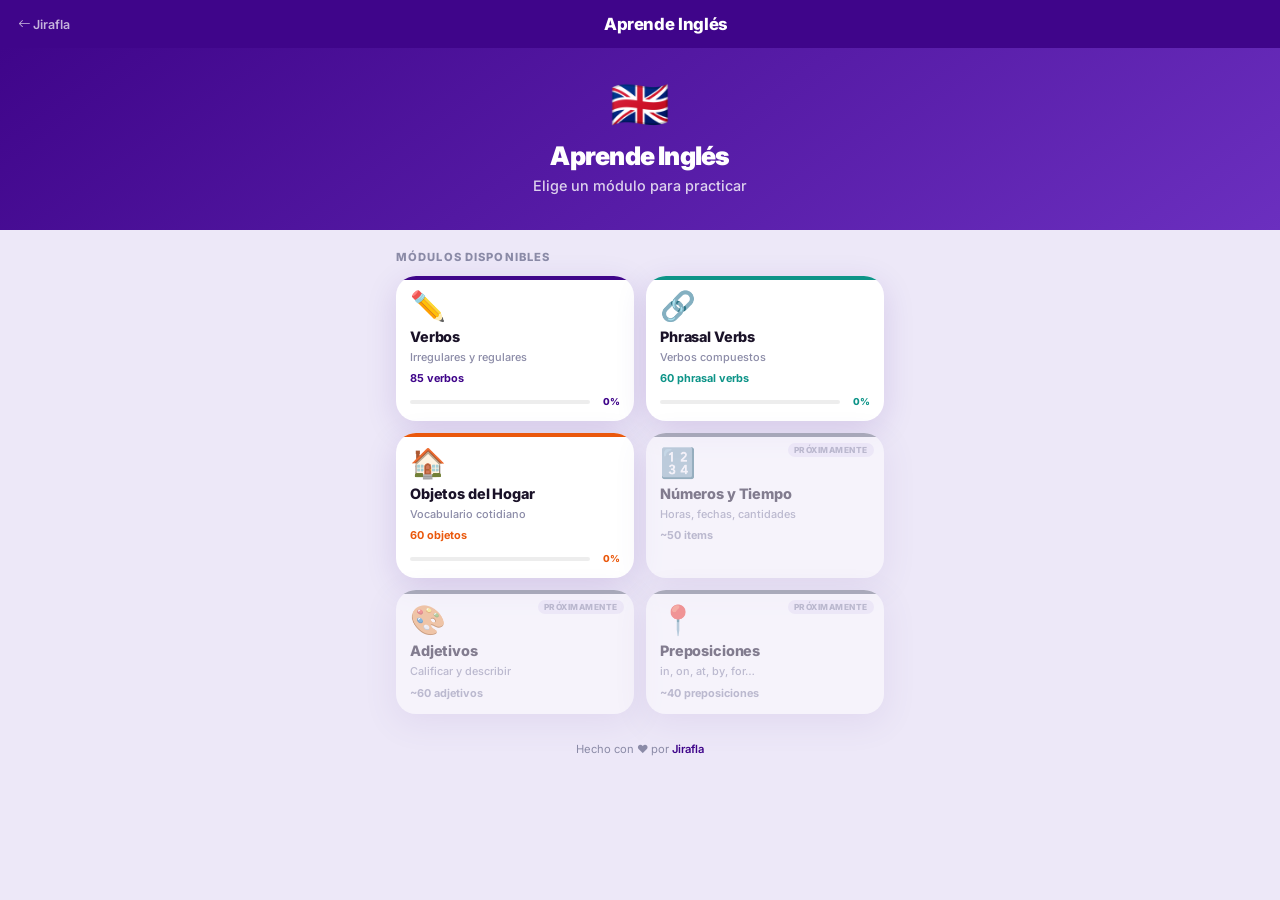
<file: menu.html>
<!DOCTYPE html>
<html lang="es">
<head>
<meta charset="utf-8">
<title>Aprende Inglés · Jirafla</title>
<meta name="viewport" content="width=device-width,initial-scale=1,viewport-fit=cover">
<meta name="theme-color" content="#3F058A">
<meta name="apple-mobile-web-app-capable" content="yes">
<meta name="apple-mobile-web-app-status-bar-style" content="black-translucent">
<meta name="apple-mobile-web-app-title" content="Inglés">
<link rel="manifest" href="manifest.json">
<link rel="apple-touch-icon" href="icons/icon-192.png">
<link rel="preconnect" href="https://fonts.googleapis.com">
<link rel="preconnect" href="https://fonts.gstatic.com" crossorigin>
<link href="https://fonts.googleapis.com/css2?family=Inter:wght@400;500;600;700;800;900&display=swap" rel="stylesheet">
<link href="https://cdn.jsdelivr.net/npm/bootstrap-icons@1.11.3/font/bootstrap-icons.css" rel="stylesheet">
<style>
:root{
  --p:#3F058A;--p2:#6B2FBF;--sec:#FFC448;
  --bg:#EDE8F8;--surf:#FFFFFF;--txt:#1A1228;--mut:#8B8BA7;
  --bdr:rgba(63,5,138,.12);--sh:0 8px 32px rgba(63,5,138,.13);--r:20px;
}
*,*::before,*::after{box-sizing:border-box;margin:0;padding:0}
html,body{height:100%}
body{
  font-family:'Inter',sans-serif;background:var(--bg);color:var(--txt);
  min-height:100vh;
  padding-top:env(safe-area-inset-top);
  padding-bottom:calc(24px + env(safe-area-inset-bottom));
  overscroll-behavior:none;-webkit-tap-highlight-color:transparent;
}

/* ── TOP BAR ── */
.top-bar{
  background:var(--p);color:#fff;
  padding:14px 18px 14px;
  position:sticky;top:0;z-index:60;
}
.top-row{display:flex;align-items:center;justify-content:space-between}
.app-brand{font-size:1.05rem;font-weight:800;letter-spacing:-.02em}
.back-lnk{font-size:.78rem;font-weight:600;color:rgba(255,255,255,.7);
  display:flex;align-items:center;gap:3px;text-decoration:none}
.back-lnk:hover{color:#fff}

/* ── HERO ── */
.hero{
  background:linear-gradient(145deg,var(--p),var(--p2));
  color:#fff;text-align:center;
  padding:32px 20px 36px;
}
.hero-flag{font-size:3rem;margin-bottom:12px;line-height:1}
.hero-h{font-size:1.6rem;font-weight:900;letter-spacing:-.03em;margin-bottom:6px}
.hero-sub{font-size:.9rem;opacity:.8;font-weight:500}

/* ── MODULES GRID ── */
.mod-section{padding:20px 16px;max-width:520px;margin:0 auto}
.section-lbl{font-size:.7rem;font-weight:800;text-transform:uppercase;letter-spacing:.1em;
  color:var(--mut);margin-bottom:12px}
.mod-grid{display:grid;grid-template-columns:1fr 1fr;gap:12px}

.mod-card{
  background:var(--surf);border-radius:var(--r);padding:16px 14px 14px;
  box-shadow:var(--sh);text-decoration:none;color:var(--txt);
  display:flex;flex-direction:column;gap:5px;
  position:relative;overflow:hidden;
  transition:transform .18s,box-shadow .18s;
  -webkit-tap-highlight-color:transparent;
}
.mod-card:active:not(.disabled){transform:scale(.97)}
.mod-card::before{
  content:'';position:absolute;top:0;left:0;right:0;height:4px;
  background:var(--mod-clr,var(--p));
}
.mod-card.disabled{opacity:.5;pointer-events:none}
.mod-ico{font-size:1.8rem;line-height:1;margin-bottom:2px}
.mod-name{font-size:.9rem;font-weight:800;letter-spacing:-.01em;line-height:1.2}
.mod-desc{font-size:.68rem;color:var(--mut);font-weight:500;line-height:1.3}
.mod-count{font-size:.68rem;font-weight:700;color:var(--mod-clr,var(--p));margin-top:2px}

.prog-wrap{display:flex;align-items:center;gap:6px;margin-top:6px}
.prog-strip{flex:1;height:4px;background:rgba(0,0,0,.07);border-radius:2px;overflow:hidden}
.prog-fill{height:100%;background:var(--mod-clr,var(--p));border-radius:2px;transition:width .5s cubic-bezier(.4,0,.2,1)}
.prog-pct{font-size:.6rem;font-weight:800;color:var(--mod-clr,var(--p));min-width:24px;text-align:right}

.soon-badge{
  position:absolute;top:10px;right:10px;
  font-size:.52rem;font-weight:800;text-transform:uppercase;letter-spacing:.06em;
  background:var(--bg);color:var(--mut);
  padding:2px 6px;border-radius:20px;
}
.mod-card.disabled .mod-count{color:var(--mut)}

/* ── FOOTER ── */
.footer{text-align:center;padding:8px 16px 24px;font-size:.7rem;color:var(--mut)}
.footer a{color:var(--p);text-decoration:none;font-weight:600}
</style>
</head>
<body>

<div class="top-bar">
  <div class="top-row">
    <a href="index.html" class="back-lnk"><i class="bi bi-arrow-left"></i> Jirafla</a>
    <span class="app-brand">Aprende Inglés</span>
    <span></span>
  </div>
</div>

<div class="hero">
  <div class="hero-flag">🇬🇧</div>
  <div class="hero-h">Aprende Inglés</div>
  <div class="hero-sub">Elige un módulo para practicar</div>
</div>

<div class="mod-section">
  <div class="section-lbl">Módulos disponibles</div>
  <div class="mod-grid">

    <a href="verbos.html" class="mod-card" style="--mod-clr:#3F058A">
      <div class="mod-ico">✏️</div>
      <div class="mod-name">Verbos</div>
      <div class="mod-desc">Irregulares y regulares</div>
      <div class="mod-count" id="cnt-v">85 verbos</div>
      <div class="prog-wrap">
        <div class="prog-strip"><div class="prog-fill" id="pfill-v" style="width:0%"></div></div>
        <span class="prog-pct" id="ppct-v">0%</span>
      </div>
    </a>

    <a href="phrasal-verbs.html" class="mod-card" style="--mod-clr:#0D9488">
      <div class="mod-ico">🔗</div>
      <div class="mod-name">Phrasal Verbs</div>
      <div class="mod-desc">Verbos compuestos</div>
      <div class="mod-count" id="cnt-phv">60 phrasal verbs</div>
      <div class="prog-wrap">
        <div class="prog-strip"><div class="prog-fill" id="pfill-phv" style="width:0%"></div></div>
        <span class="prog-pct" id="ppct-phv">0%</span>
      </div>
    </a>

    <a href="objetos.html" class="mod-card" style="--mod-clr:#EA580C">
      <div class="mod-ico">🏠</div>
      <div class="mod-name">Objetos del Hogar</div>
      <div class="mod-desc">Vocabulario cotidiano</div>
      <div class="mod-count" id="cnt-obj">60 objetos</div>
      <div class="prog-wrap">
        <div class="prog-strip"><div class="prog-fill" id="pfill-obj" style="width:0%"></div></div>
        <span class="prog-pct" id="ppct-obj">0%</span>
      </div>
    </a>

    <div class="mod-card disabled" style="--mod-clr:#6B7280">
      <div class="soon-badge">Próximamente</div>
      <div class="mod-ico">🔢</div>
      <div class="mod-name">Números y Tiempo</div>
      <div class="mod-desc">Horas, fechas, cantidades</div>
      <div class="mod-count">~50 items</div>
    </div>

    <div class="mod-card disabled" style="--mod-clr:#6B7280">
      <div class="soon-badge">Próximamente</div>
      <div class="mod-ico">🎨</div>
      <div class="mod-name">Adjetivos</div>
      <div class="mod-desc">Calificar y describir</div>
      <div class="mod-count">~60 adjetivos</div>
    </div>

    <div class="mod-card disabled" style="--mod-clr:#6B7280">
      <div class="soon-badge">Próximamente</div>
      <div class="mod-ico">📍</div>
      <div class="mod-name">Preposiciones</div>
      <div class="mod-desc">in, on, at, by, for…</div>
      <div class="mod-count">~40 preposiciones</div>
    </div>

  </div>
</div>

<div class="footer">Hecho con ❤️ por <a href="index.html">Jirafla</a></div>

<script>
function readProg(key){
  try{return new Set(JSON.parse(localStorage.getItem(key)||'[]')).size}
  catch{return 0}
}
function showProg(id,key,total){
  const n=readProg(key);
  const pct=total>0?Math.round(n/total*100):0;
  document.getElementById('pfill-'+id).style.width=pct+'%';
  document.getElementById('ppct-'+id).textContent=pct+'%';
  if(n>0)document.getElementById('cnt-'+id).textContent=`${n} / ${total} ✓`;
}
showProg('v','veng_l',85);
showProg('phv','phvl',60);
showProg('obj','objl',60);
</script>
<script>if('serviceWorker' in navigator)navigator.serviceWorker.register('/sw.js');</script>
</body>
</html>
</file>
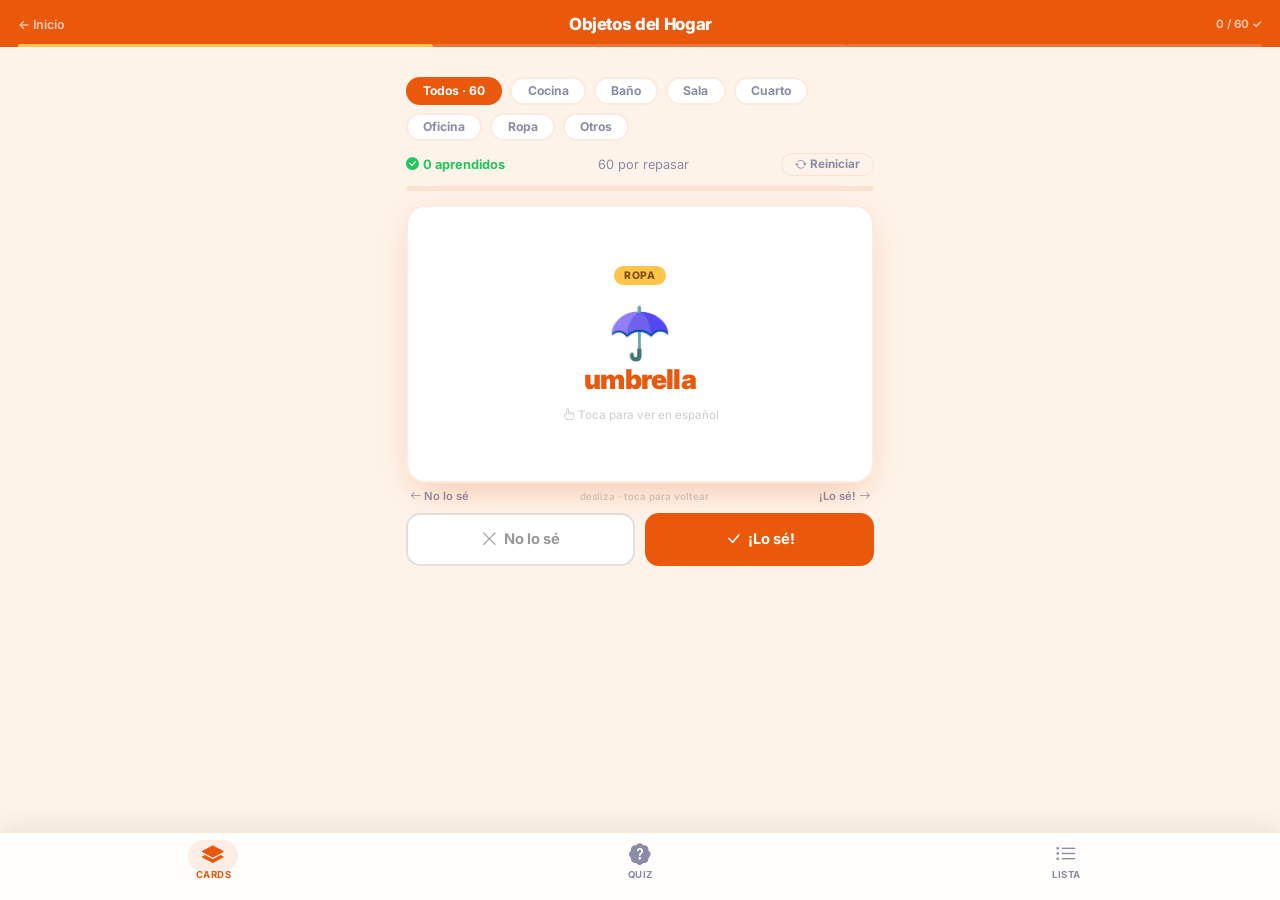
<file: objetos.html>
<!DOCTYPE html>
<html lang="es">
<head>
<meta charset="utf-8">
<title>Objetos del Hogar · Jirafla</title>
<meta name="viewport" content="width=device-width,initial-scale=1,viewport-fit=cover">
<meta name="theme-color" content="#EA580C">
<meta name="apple-mobile-web-app-capable" content="yes">
<meta name="apple-mobile-web-app-status-bar-style" content="black-translucent">
<meta name="apple-mobile-web-app-title" content="Inglés">
<link rel="manifest" href="manifest.json">
<link rel="apple-touch-icon" href="icons/icon-192.png">
<link rel="preconnect" href="https://fonts.googleapis.com">
<link rel="preconnect" href="https://fonts.gstatic.com" crossorigin>
<link href="https://fonts.googleapis.com/css2?family=Inter:wght@400;500;600;700;800;900&display=swap" rel="stylesheet">
<link href="https://cdn.jsdelivr.net/npm/bootstrap-icons@1.11.3/font/bootstrap-icons.css" rel="stylesheet">
<style>
:root {
  --p:    #EA580C;
  --p2:   #C2410C;
  --sec:  #FFC448;
  --ok:   #22C55E;
  --err:  #EF4444;
  --bg:   #FEF3E9;
  --surf: #FFFFFF;
  --txt:  #1A1228;
  --mut:  #8B8BA7;
  --bdr:  rgba(234,88,12,.12);
  --sh:   0 8px 32px rgba(234,88,12,.13);
  --r:    20px;
  --nav:  68px;
}
*,*::before,*::after{box-sizing:border-box;margin:0;padding:0}
html,body{height:100%}
button{cursor:pointer;font-family:inherit;-webkit-tap-highlight-color:transparent}
body{
  font-family:'Inter',sans-serif;background:var(--bg);color:var(--txt);
  min-height:100vh;
  padding-top: env(safe-area-inset-top);
  padding-bottom:calc(var(--nav) + env(safe-area-inset-bottom) + 8px);
  overscroll-behavior:none;-webkit-tap-highlight-color:transparent;
}

/* ── TOP BAR ── */
.top-bar{
  background:var(--p);color:#fff;
  padding:14px 18px 0;
  position:sticky;top:0;z-index:60;
}
.top-row{display:flex;align-items:center;justify-content:space-between}
.app-brand{font-size:1.05rem;font-weight:800;letter-spacing:-.02em}
.back-lnk{font-size:.78rem;font-weight:600;color:rgba(255,255,255,.7);
  display:flex;align-items:center;gap:3px;text-decoration:none}
.back-lnk:hover{color:#fff}
.top-score{font-size:.72rem;font-weight:700;color:rgba(255,255,255,.65)}
.tab-bar{display:flex;margin-top:10px}
.tab-pip{flex:1;height:3px;border-radius:2px 2px 0 0;
  background:rgba(255,255,255,.18);transition:background .25s}
.tab-pip.on{background:var(--sec)}

/* ── SCREENS ── */
.screen{display:none}
.screen.on{display:block;animation:up .22s ease}
@keyframes up{from{opacity:0;transform:translateY(7px)}to{opacity:1;transform:translateY(0)}}
.pad{padding:18px 16px;max-width:500px;margin:0 auto}

/* ── BOTTOM NAV ── */
.bnav{
  position:fixed;bottom:0;left:0;right:0;z-index:100;
  height:calc(var(--nav) + env(safe-area-inset-bottom));
  padding-bottom:env(safe-area-inset-bottom);
  background:rgba(255,255,255,.88);
  backdrop-filter:blur(22px);-webkit-backdrop-filter:blur(22px);
  border-top:1px solid var(--bdr);
  box-shadow:0 -4px 28px rgba(0,0,0,.08);
  display:flex;align-items:flex-start;padding-top:6px;
}
.ni{
  flex:1;display:flex;flex-direction:column;align-items:center;
  gap:3px;padding:5px 4px;
  color:var(--mut);font-size:.6rem;font-weight:700;
  text-transform:uppercase;letter-spacing:.05em;
  position:relative;transition:color .2s;
}
.ni.on{color:var(--p)}
.ni-pill{
  position:absolute;top:1px;width:50px;height:32px;
  border-radius:20px;background:rgba(234,88,12,.1);
  opacity:0;transform:scale(.85);transition:opacity .2s,transform .2s;
}
.ni.on .ni-pill{opacity:1;transform:scale(1)}
.ni-ico{font-size:1.35rem;line-height:1;position:relative;z-index:1}
.ni-lbl{position:relative;z-index:1}

/* ── SHARED ── */
.prog-strip{height:5px;background:rgba(234,88,12,.1);border-radius:3px;overflow:hidden}
.prog-fill{height:100%;background:var(--sec);border-radius:3px;transition:width .4s cubic-bezier(.4,0,.2,1)}
.pill-row{display:flex;gap:8px;flex-wrap:wrap}
.pill{padding:.28rem .95rem;border-radius:20px;font-size:.76rem;font-weight:700;
  border:2px solid var(--bdr);color:var(--mut);background:var(--surf);transition:all .18s}
.pill.on,.pill:hover{background:var(--p);color:#fff;border-color:var(--p)}
.sm-btn{background:none;border:1.5px solid var(--bdr);color:var(--mut);
  border-radius:20px;padding:.22rem .8rem;font-size:.73rem;font-weight:700;transition:all .18s}
.sm-btn:hover{border-color:var(--p);color:var(--p)}

/* ── FLASHCARD ── */
.deck-row{display:flex;align-items:center;justify-content:space-between;
  margin-bottom:10px}
.deck-ok{font-size:.8rem;font-weight:700;color:var(--ok);
  display:flex;align-items:center;gap:4px}
.deck-left{font-size:.8rem;color:var(--mut)}

.fc-scene{perspective:1100px;height:278px;width:100%;
  user-select:none;-webkit-user-select:none}

/* ── TINDER STACK ── */
#fc-stack{position:relative;height:278px;touch-action:none}
#fc-behind{
  position:absolute;inset:0;border-radius:var(--r);
  background:var(--surf);border:2px solid var(--bdr);
  box-shadow:var(--sh);
  transform:scale(0.93) translateY(12px);
  transition:transform .3s ease;
}
#fc-wrap{
  position:absolute;inset:0;
  cursor:grab;will-change:transform;
  touch-action:none;
}
#fc-wrap.grabbing{cursor:grabbing}
.stamp{
  position:absolute;top:22px;
  padding:7px 15px;border-radius:8px;
  font-size:1.25rem;font-weight:900;
  border:4px solid;opacity:0;
  pointer-events:none;z-index:20;
  letter-spacing:.04em;
}
.yes-st{right:18px;color:#22C55E;border-color:#22C55E;transform:rotate(15deg)}
.no-st {left:18px; color:#EF4444;border-color:#EF4444;transform:rotate(-15deg)}
.fc-inner{width:100%;height:100%;position:relative;
  transform-style:preserve-3d;
  transition:transform .48s cubic-bezier(.4,2,.5,.9)}
.fc-inner.flipped{transform:rotateY(180deg)}
.fc-face{
  position:absolute;inset:0;backface-visibility:hidden;
  border-radius:var(--r);box-shadow:var(--sh);
  display:flex;flex-direction:column;align-items:center;
  justify-content:center;padding:1.8rem 1.6rem;
}
.fc-front{background:var(--surf);border:2px solid var(--bdr)}
.fc-back{background:linear-gradient(138deg,#EA580C 0%,#F97316 100%);
  color:#fff;transform:rotateY(180deg)}
.vtype{font-size:.65rem;font-weight:800;text-transform:uppercase;
  letter-spacing:.07em;padding:.18rem .65rem;border-radius:20px;margin-bottom:10px}
.irr{background:var(--sec);color:#7a5000}
.reg{background:#D1FAE5;color:#065F46}
.fc-word{font-size:3.4rem;font-weight:900;color:var(--p);
  line-height:1;letter-spacing:-.03em}
.fc-sub{font-size:.85rem;color:var(--mut);margin-top:4px}
.fc-hint{font-size:.73rem;color:#ccc;margin-top:14px;
  display:flex;align-items:center;gap:4px}
.bk-grid{width:100%;display:flex;flex-direction:column;gap:7px}
.bk-row{display:flex;align-items:baseline;gap:8px}
.bk-lbl{font-size:.63rem;text-transform:uppercase;letter-spacing:.07em;
  opacity:.6;width:76px;flex-shrink:0}
.bk-val{font-size:.98rem;font-weight:700}
.bk-ex{font-size:.76rem;font-style:italic;opacity:.72;
  margin-top:10px;text-align:center;line-height:1.45}

.swipe-row{display:flex;justify-content:space-between;
  font-size:.7rem;color:var(--mut);font-weight:600;
  padding:6px 4px 0}
.swipe-row span{display:flex;align-items:center;gap:3px}

.mark-row{display:flex;gap:10px;margin-top:10px}
.mbtn{
  flex:1;padding:.9rem;border-radius:14px;
  border:2px solid transparent;font-size:.92rem;font-weight:700;
  display:flex;align-items:center;justify-content:center;gap:6px;
  transition:all .18s;
}
.mbtn i{font-size:1.05rem}
.mbtn.no{background:var(--surf);border-color:#e0e0e0;color:#999}
.mbtn.no:hover,.mbtn.no:active{border-color:var(--err);color:var(--err);background:#FEF2F2}
.mbtn.yes{background:var(--p);color:#fff;border-color:var(--p)}
.mbtn.yes:hover,.mbtn.yes:active{background:var(--p2);border-color:var(--p2)}

/* complete */
.done-card{background:var(--surf);border-radius:var(--r);
  padding:2.5rem 1.5rem;text-align:center;box-shadow:var(--sh)}
.done-ico{font-size:3.8rem;line-height:1;margin-bottom:10px}
.done-h{font-size:1.55rem;font-weight:900;color:var(--p);margin-bottom:6px}
.done-sub{color:var(--mut);font-size:.88rem;margin-bottom:22px}

/* ── QUIZ ── */
.score-row{display:flex;gap:8px;margin-bottom:12px}
.sc{flex:1;border-radius:14px;padding:10px 8px;text-align:center;
  background:var(--surf);box-shadow:0 2px 12px rgba(0,0,0,.06)}
.sc.pur{background:var(--p);color:#fff}
.sc.yel{background:var(--sec);color:#7a5000}
.sc-num{font-size:1.65rem;font-weight:900;line-height:1}
.sc-lbl{font-size:.58rem;text-transform:uppercase;letter-spacing:.06em;opacity:.75;margin-top:2px}

.mtabs{display:flex;background:rgba(234,88,12,.08);
  border-radius:12px;padding:4px;gap:2px;margin-bottom:12px}
.mtab{flex:1;padding:.48rem .3rem;border-radius:9px;
  border:none;background:none;font-size:.74rem;font-weight:700;
  color:var(--mut);transition:all .2s;
  display:flex;align-items:center;justify-content:center;gap:4px}
.mtab i{font-size:.85rem}
.mtab.on{background:var(--surf);color:var(--p);
  box-shadow:0 2px 10px rgba(0,0,0,.1)}

.q-card{background:var(--surf);border-radius:var(--r);
  padding:1.2rem 1.4rem;margin-bottom:12px;box-shadow:var(--sh)}
.q-top{display:flex;align-items:center;justify-content:space-between;margin-bottom:4px}
.q-lbl{font-size:.8rem;font-weight:600;color:var(--mut)}
.q-num{font-size:.7rem;font-weight:700;color:var(--mut)}
.q-verb{font-size:1.9rem;font-weight:900;color:var(--p);
  letter-spacing:-.02em;line-height:1.15}

/* mc */
.mc-grid{display:grid;grid-template-columns:1fr 1fr;gap:8px}
.mc-opt{
  padding:.85rem .7rem;background:var(--surf);
  border:2px solid var(--bdr);border-radius:14px;
  font-size:.85rem;font-weight:700;color:var(--txt);
  text-align:center;transition:all .18s;line-height:1.3;
  box-shadow:0 2px 8px rgba(0,0,0,.04);
}
.mc-opt:hover:not(:disabled){border-color:var(--p);color:var(--p);background:#FEF3E9}
.mc-opt.ok{background:#D1FAE5;border-color:var(--ok);color:#065F46}
.mc-opt.err{background:#FEF2F2;border-color:var(--err);color:#991B1B}
.mc-opt:disabled{cursor:default}

/* type */
.type-wrap{display:flex;border-radius:14px;overflow:hidden;
  box-shadow:0 2px 16px rgba(234,88,12,.1)}
.type-inp{
  flex:1;padding:.95rem 1rem;
  border:2px solid #f5e0d0;border-right:none;
  font-size:1rem;font-weight:700;color:var(--txt);
  font-family:'Inter',sans-serif;outline:none;
  transition:border-color .2s,background .2s;
}
.type-inp:focus{border-color:var(--p2)}
.type-inp.ok{border-color:var(--ok);background:#D1FAE5;color:#065F46}
.type-inp.err{border-color:var(--err);background:#FEF2F2;color:#991B1B}
.type-inp:disabled{opacity:.9}
.chk-btn{
  padding:.95rem 1.1rem;background:var(--p);color:#fff;
  border:none;font-size:.85rem;font-weight:700;
  font-family:'Inter',sans-serif;white-space:nowrap;transition:background .18s;
}
.chk-btn:hover{background:var(--p2)}
.chk-btn:disabled{opacity:.4;cursor:default}

/* voice */
.voice-area{display:flex;flex-direction:column;align-items:center;
  padding:18px 0 10px}
.vbtn{
  width:84px;height:84px;border-radius:50%;
  background:var(--p);color:#fff;border:none;font-size:1.9rem;
  position:relative;display:flex;align-items:center;justify-content:center;
  box-shadow:0 6px 24px rgba(234,88,12,.35);transition:transform .15s,background .2s;
}
.vbtn:hover{transform:scale(1.05)}
.vbtn:active{transform:scale(.96)}
.vbtn.rec{background:var(--err)}
.vbtn.rec::before,.vbtn.rec::after{
  content:'';position:absolute;inset:-9px;border-radius:50%;
  border:3px solid var(--err);opacity:0;
  animation:vp 1.5s ease-out infinite;
}
.vbtn.rec::after{animation-delay:.75s}
@keyframes vp{0%{transform:scale(1);opacity:.6}100%{transform:scale(1.6);opacity:0}}
.v-status{font-size:.8rem;font-weight:600;color:var(--mut);margin-top:10px}
.v-result{font-size:1.05rem;font-weight:700;color:var(--p);
  margin-top:4px;min-height:1.4rem;text-align:center}
.v-no{background:#FEF3C7;border:1.5px solid #F59E0B;border-radius:12px;
  padding:12px 16px;text-align:center;font-size:.8rem;font-weight:600;color:#92400E}

/* feedback */
.fb-box{border-radius:14px;padding:12px 16px;font-weight:700;
  font-size:.88rem;display:flex;align-items:flex-start;gap:8px;margin-bottom:10px}
.fb-box i{font-size:1.1rem;flex-shrink:0;margin-top:1px}
.fb-box.ok{background:#D1FAE5;color:#065F46}
.fb-box.err{background:#FEF2F2;color:#991B1B}
.fb-sub{font-size:.76rem;font-weight:500;opacity:.85;margin-top:3px}
.next-btn{
  width:100%;padding:.9rem;background:var(--p);color:#fff;
  border:none;border-radius:14px;font-size:.92rem;font-weight:700;
  font-family:'Inter',sans-serif;
  display:flex;align-items:center;justify-content:center;gap:6px;
  transition:background .18s;
}
.next-btn:hover{background:var(--p2)}
.hint-s{font-size:.7rem;color:var(--mut);text-align:center;margin-top:5px}

/* results */
.res-card{
  background:linear-gradient(138deg,#EA580C 0%,#F97316 100%);
  border-radius:var(--r);padding:2.2rem 1.5rem;
  text-align:center;color:#fff;box-shadow:var(--sh);
}
.res-stars{font-size:1.8rem;letter-spacing:4px;margin-bottom:6px}
.res-title{font-size:1.55rem;font-weight:900;margin-bottom:4px}
.res-pct{font-size:3.2rem;font-weight:900;letter-spacing:-.04em;line-height:1;margin:6px 0}
.res-lbl{font-size:.72rem;opacity:.7;text-transform:uppercase;letter-spacing:.07em}
.res-best{font-size:.75rem;opacity:.6;margin-top:4px}
.res-row{display:flex;justify-content:center;gap:28px;margin:18px 0}
.res-sn{font-size:1.9rem;font-weight:900;line-height:1}
.res-sl{font-size:.7rem;opacity:.7}
.replay-btn{
  background:#fff;color:var(--p);border:none;border-radius:30px;
  padding:.8rem 1.8rem;font-size:.9rem;font-weight:800;
  font-family:'Inter',sans-serif;
  box-shadow:0 4px 16px rgba(0,0,0,.15);
  display:inline-flex;align-items:center;gap:6px;
  transition:transform .15s,box-shadow .15s;margin-top:6px;
}
.replay-btn:hover{transform:scale(1.03);box-shadow:0 6px 20px rgba(0,0,0,.2)}
.mode-chips{display:flex;gap:8px;justify-content:center;margin-top:10px}
.mode-chip{
  padding:.45rem .9rem;border-radius:20px;
  background:rgba(255,255,255,.15);color:#fff;
  border:1.5px solid rgba(255,255,255,.3);
  font-size:.75rem;font-weight:700;font-family:'Inter',sans-serif;
  transition:background .18s;
}
.mode-chip:hover{background:rgba(255,255,255,.28)}

/* ── LIST ── */
.srch-wrap{position:relative}
.srch-ico{position:absolute;left:13px;top:50%;transform:translateY(-50%);
  color:var(--mut);font-size:.95rem}
.srch{
  width:100%;padding:.82rem 1rem .82rem 2.5rem;
  border:2px solid var(--bdr);border-radius:14px;
  font-size:.9rem;font-family:'Inter',sans-serif;outline:none;
  background:var(--surf);transition:border-color .2s,box-shadow .2s;
}
.srch:focus{border-color:var(--p);box-shadow:0 0 0 3px rgba(234,88,12,.1)}
.vlist{display:flex;flex-direction:column;gap:7px;margin-top:12px}
.vc{
  background:var(--surf);border-radius:16px;
  padding:13px 15px;box-shadow:0 2px 10px rgba(0,0,0,.06);
  display:flex;align-items:center;gap:10px;
  border:2px solid transparent;transition:border-color .18s;
}
.vc.vc-ok{border-color:#D1FAE5}
.vc-main{flex:1;min-width:0}
.vc-inf{font-size:1rem;font-weight:800;color:var(--p)}
.vc-forms{font-size:.76rem;color:var(--mut);font-weight:600;
  margin-top:2px;white-space:nowrap;overflow:hidden;text-overflow:ellipsis}
.vc-es{font-size:.78rem;color:var(--txt);font-weight:500;margin-top:1px}
.vc-b{font-size:.6rem;font-weight:800;text-transform:uppercase;
  letter-spacing:.06em;padding:3px 7px;border-radius:20px;flex-shrink:0}
.vc-irr{background:#FEF9C3;color:#854D0E}
.vc-reg{background:#D1FAE5;color:#065F46}
.vc-chk{color:var(--ok);font-size:1.05rem;flex-shrink:0}

/* ── MISC ── */
.mt2{margin-top:8px}.mt3{margin-top:12px}.mt4{margin-top:16px}
</style>
</head>
<body>

<!-- TOP BAR -->
<div class="top-bar">
  <div class="top-row">
    <a href="menu.html" class="back-lnk">← Inicio</a>
    <span class="app-brand">Objetos del Hogar</span>
    <span class="top-score" id="top-score">0 / 60 ✓</span>
  </div>
  <div class="tab-bar">
    <div class="tab-pip on"  data-s="cards"></div>
    <div class="tab-pip"     data-s="quiz"></div>
    <div class="tab-pip"     data-s="list"></div>
  </div>
</div>

<!-- ══ CARDS ══ -->
<div class="screen on" id="screen-cards">
  <div class="pad">
    <div class="pill-row mt3" id="fc-filters">
      <button class="pill on" data-f="all">Todos · 60</button>
      <button class="pill" data-f="Cocina">Cocina</button>
      <button class="pill" data-f="Baño">Baño</button>
      <button class="pill" data-f="Sala">Sala</button>
      <button class="pill" data-f="Cuarto">Cuarto</button>
      <button class="pill" data-f="Oficina">Oficina</button>
      <button class="pill" data-f="Ropa">Ropa</button>
      <button class="pill" data-f="Otros">Otros</button>
    </div>

    <div class="deck-row mt3">
      <span class="deck-ok" id="fc-ok"><i class="bi bi-check-circle-fill"></i> 0 aprendidos</span>
      <span class="deck-left" id="fc-left">60 por repasar</span>
      <button class="sm-btn" onclick="restartDeck()"><i class="bi bi-arrow-repeat"></i> Reiniciar</button>
    </div>
    <div class="prog-strip mt2 mb3" style="margin-bottom:14px">
      <div class="prog-fill" id="fc-bar" style="width:0%"></div>
    </div>

    <!-- card + buttons -->
    <div id="fc-area">
      <div id="fc-stack">
        <div id="fc-behind"></div>
        <div id="fc-wrap">
          <div class="fc-scene" id="fc-scene">
            <div class="fc-inner" id="fc-inner">
              <div class="fc-face fc-front" id="fc-front"></div>
              <div class="fc-face fc-back"  id="fc-back"></div>
            </div>
          </div>
          <div class="stamp yes-st" id="stamp-yes">✓ LO SÉ</div>
          <div class="stamp no-st"  id="stamp-no">NO LO SÉ ✗</div>
        </div>
      </div>
      <div class="swipe-row">
        <span><i class="bi bi-arrow-left"></i> No lo sé</span>
        <span style="font-size:.62rem;color:#ccc">desliza · toca para voltear</span>
        <span>¡Lo sé! <i class="bi bi-arrow-right"></i></span>
      </div>
      <div class="mark-row">
        <button class="mbtn no"  onclick="triggerSwipe(false)"><i class="bi bi-x-lg"></i> No lo sé</button>
        <button class="mbtn yes" onclick="triggerSwipe(true)"><i class="bi bi-check-lg"></i> ¡Lo sé!</button>
      </div>
    </div>

    <!-- complete -->
    <div id="fc-done" style="display:none">
      <div class="done-card">
        <div class="done-ico">🏆</div>
        <div class="done-h">¡Lo lograste!</div>
        <div class="done-sub" id="fc-done-sub">¡Aprendiste todos los objetos del mazo!</div>
        <button class="mbtn yes" style="max-width:260px;margin:0 auto" onclick="restartDeck()">
          <i class="bi bi-arrow-repeat"></i> Volver a empezar
        </button>
      </div>
    </div>
  </div>
</div>

<!-- ══ QUIZ ══ -->
<div class="screen" id="screen-quiz">
  <div class="pad">
    <div class="score-row">
      <div class="sc pur"><div class="sc-num" id="q-ok">0</div><div class="sc-lbl">Correctas</div></div>
      <div class="sc">    <div class="sc-num" id="q-tot">0</div><div class="sc-lbl">Total</div></div>
      <div class="sc yel"><div class="sc-num" id="q-pct">—</div><div class="sc-lbl">Precisión</div></div>
    </div>
    <div class="prog-strip" style="margin-bottom:12px">
      <div class="prog-fill" id="q-bar" style="width:0%"></div>
    </div>

    <div class="mtabs" id="mtabs">
      <button class="mtab on" data-m="mc">   <i class="bi bi-grid-3x3-gap-fill"></i> Múltiple</button>
      <button class="mtab"    data-m="type"> <i class="bi bi-keyboard"></i> Escribir</button>
      <button class="mtab"    data-m="voice"><i class="bi bi-mic-fill"></i> Voz</button>
    </div>

    <div id="q-active">
      <div class="q-card">
        <div class="q-top">
          <span class="q-lbl" id="q-lbl">¿Cómo se llama esto en inglés?</span>
          <span class="q-num" id="q-num">1 / 20</span>
        </div>
        <div class="q-verb" id="q-verb"></div>
      </div>
      <div id="q-ans-area"></div>
      <div id="q-fb" style="display:none" class="mt3">
        <div class="fb-box" id="q-fb-box"></div>
        <button class="next-btn" onclick="nextQ()">Siguiente <i class="bi bi-arrow-right"></i></button>
      </div>
    </div>

    <div id="q-results" style="display:none">
      <div class="res-card">
        <div class="res-stars" id="r-stars">⭐⭐⭐</div>
        <div class="res-title" id="r-title">¡Excelente!</div>
        <div class="res-pct"   id="r-pct">95%</div>
        <div class="res-lbl">precisión</div>
        <div class="res-best"  id="r-best"></div>
        <div class="res-row">
          <div><div class="res-sn" id="r-ok">0</div><div class="res-sl">Correctas</div></div>
          <div><div class="res-sn" id="r-tot">20</div><div class="res-sl">Preguntas</div></div>
        </div>
        <button class="replay-btn" onclick="startQuiz()">
          <i class="bi bi-arrow-repeat"></i> Jugar de nuevo
        </button>
        <div class="mode-chips">
          <button class="mode-chip" onclick="setMode('mc');   startQuiz()">Múltiple</button>
          <button class="mode-chip" onclick="setMode('type'); startQuiz()">Escribir</button>
          <button class="mode-chip" onclick="setMode('voice');startQuiz()">Voz</button>
        </div>
      </div>
    </div>
  </div>
</div>

<!-- ══ LIST ══ -->
<div class="screen" id="screen-list">
  <div class="pad">
    <div class="srch-wrap">
      <i class="bi bi-search srch-ico"></i>
      <input type="search" class="srch" id="srch" placeholder="Buscar en inglés o español…" oninput="filterList()">
    </div>
    <div class="vlist" id="vlist"></div>
  </div>
</div>

<!-- BOTTOM NAV -->
<nav class="bnav">
  <div class="ni on" data-s="cards" onclick="goTo('cards')">
    <div class="ni-pill"></div>
    <i class="bi bi-layers-fill ni-ico"></i>
    <span class="ni-lbl">Cards</span>
  </div>
  <div class="ni" data-s="quiz" onclick="goTo('quiz')">
    <div class="ni-pill"></div>
    <i class="bi bi-patch-question-fill ni-ico"></i>
    <span class="ni-lbl">Quiz</span>
  </div>
  <div class="ni" data-s="list" onclick="goTo('list')">
    <div class="ni-pill"></div>
    <i class="bi bi-list-ul ni-ico"></i>
    <span class="ni-lbl">Lista</span>
  </div>
</nav>

<script>
// ── DATA ──────────────────────────────────────────────────
const ITEMS=[
  // Cocina
  {en:"refrigerator",  es:"nevera / refrigerador",    emoji:"🧊", cat:"Cocina"},
  {en:"microwave",     es:"microondas",               emoji:"📦", cat:"Cocina"},
  {en:"oven",          es:"horno",                    emoji:"🔥", cat:"Cocina"},
  {en:"blender",       es:"licuadora / batidora",     emoji:"🥤", cat:"Cocina"},
  {en:"kettle",        es:"hervidor de agua",         emoji:"☕", cat:"Cocina"},
  {en:"cutting board", es:"tabla de cortar",          emoji:"🪵", cat:"Cocina"},
  {en:"frying pan",    es:"sartén",                   emoji:"🍳", cat:"Cocina"},
  {en:"saucepan",      es:"cacerola / olla pequeña",  emoji:"🍲", cat:"Cocina"},
  {en:"ladle",         es:"cucharón",                 emoji:"🥄", cat:"Cocina"},
  {en:"can opener",    es:"abrelatas",                emoji:"🫙", cat:"Cocina"},
  // Baño
  {en:"toothbrush",    es:"cepillo de dientes",       emoji:"🪥", cat:"Baño"},
  {en:"toothpaste",    es:"pasta de dientes / crema dental", emoji:"🦷", cat:"Baño"},
  {en:"towel",         es:"toalla",                   emoji:"🧺", cat:"Baño"},
  {en:"shampoo",       es:"champú / shampoo",         emoji:"🧴", cat:"Baño"},
  {en:"conditioner",   es:"acondicionador",           emoji:"🧴", cat:"Baño"},
  {en:"razor",         es:"rasuradora / navaja de afeitar", emoji:"🪒", cat:"Baño"},
  {en:"bathtub",       es:"bañera / tina",            emoji:"🛁", cat:"Baño"},
  {en:"mirror",        es:"espejo",                   emoji:"🪞", cat:"Baño"},
  {en:"toilet",        es:"inodoro / sanitario",      emoji:"🚽", cat:"Baño"},
  {en:"sink",          es:"lavamanos / fregadero",    emoji:"🚰", cat:"Baño"},
  // Sala
  {en:"couch",         es:"sofá / sillón",            emoji:"🛋️", cat:"Sala"},
  {en:"remote control",es:"control remoto",           emoji:"📺", cat:"Sala"},
  {en:"bookshelf",     es:"estantería / librería",    emoji:"📚", cat:"Sala"},
  {en:"lamp",          es:"lámpara",                  emoji:"💡", cat:"Sala"},
  {en:"rug",           es:"alfombra / tapete",        emoji:"🏡", cat:"Sala"},
  {en:"curtains",      es:"cortinas",                 emoji:"🪟", cat:"Sala"},
  // Cuarto
  {en:"pillow",        es:"almohada",                 emoji:"😴", cat:"Cuarto"},
  {en:"blanket",       es:"cobija / manta",           emoji:"🛏️", cat:"Cuarto"},
  {en:"alarm clock",   es:"despertador",              emoji:"⏰", cat:"Cuarto"},
  {en:"hanger",        es:"gancho / percha",          emoji:"👔", cat:"Cuarto"},
  {en:"wardrobe",      es:"armario / ropero",         emoji:"👗", cat:"Cuarto"},
  {en:"nightstand",    es:"mesita de noche",          emoji:"🌙", cat:"Cuarto"},
  // Oficina
  {en:"stapler",       es:"grapadora / cosedora",     emoji:"📎", cat:"Oficina"},
  {en:"scissors",      es:"tijeras",                  emoji:"✂️", cat:"Oficina"},
  {en:"envelope",      es:"sobre",                    emoji:"✉️", cat:"Oficina"},
  {en:"paperclip",     es:"clip / sujetapapeles",     emoji:"🖇️", cat:"Oficina"},
  {en:"highlighter",   es:"resaltador / marcador",    emoji:"🖊️", cat:"Oficina"},
  {en:"notepad",       es:"bloc de notas / libreta",  emoji:"📓", cat:"Oficina"},
  // Ropa
  {en:"belt",          es:"cinturón",                 emoji:"👔", cat:"Ropa"},
  {en:"gloves",        es:"guantes",                  emoji:"🧤", cat:"Ropa"},
  {en:"scarf",         es:"bufanda",                  emoji:"🧣", cat:"Ropa"},
  {en:"umbrella",      es:"paraguas / sombrilla",     emoji:"☂️", cat:"Ropa"},
  {en:"zipper",        es:"cierre / cremallera",      emoji:"🤐", cat:"Ropa"},
  {en:"button",        es:"botón",                    emoji:"🔘", cat:"Ropa"},
  // Limpieza y herramientas
  {en:"broom",         es:"escoba",                   emoji:"🧹", cat:"Otros"},
  {en:"mop",           es:"trapeador / fregona",      emoji:"🧽", cat:"Otros"},
  {en:"vacuum cleaner",es:"aspiradora",               emoji:"🌀", cat:"Otros"},
  {en:"iron",          es:"plancha",                  emoji:"♨️", cat:"Otros"},
  {en:"washing machine",es:"lavadora",                emoji:"🫧", cat:"Otros"},
  {en:"bucket",        es:"balde / cubeta",           emoji:"🪣", cat:"Otros"},
  {en:"toolbox",       es:"caja de herramientas",     emoji:"🧰", cat:"Otros"},
  {en:"ladder",        es:"escalera",                 emoji:"🪜", cat:"Otros"},
  {en:"key",           es:"llave",                    emoji:"🔑", cat:"Otros"},
  {en:"lock",          es:"candado / cerradura",      emoji:"🔒", cat:"Otros"},
  {en:"plug",          es:"enchufe / clavija",        emoji:"🔌", cat:"Otros"},
  {en:"light switch",  es:"interruptor de luz",       emoji:"💡", cat:"Otros"},
  {en:"trash can",     es:"basurero / papelera",      emoji:"🗑️", cat:"Otros"},
  {en:"shelf",         es:"estante",                  emoji:"📦", cat:"Otros"},
  {en:"doorbell",      es:"timbre",                   emoji:"🔔", cat:"Otros"},
  {en:"fire extinguisher",es:"extintor",              emoji:"🧯", cat:"Otros"},
];

// ── STORAGE ──────────────────────────────────────────────
const LS={L:'objl',B:'objb',M:'objm'};
const loadL=()=>{try{return new Set(JSON.parse(localStorage.getItem(LS.L)||'[]'))}catch{return new Set()}};
const saveL=s=>localStorage.setItem(LS.L,JSON.stringify([...s]));
const loadB=()=>parseInt(localStorage.getItem(LS.B)||'0');
const saveB=n=>{if(n>loadB())localStorage.setItem(LS.B,n)};
const loadM=()=>localStorage.getItem(LS.M)||'mc';
const saveM=m=>localStorage.setItem(LS.M,m);

// ── NAVIGATION ───────────────────────────────────────────
function goTo(name){
  document.querySelectorAll('.screen').forEach(s=>s.classList.remove('on'));
  document.getElementById('screen-'+name).classList.add('on');
  document.querySelectorAll('.ni').forEach(n=>n.classList.remove('on'));
  document.querySelector(`.ni[data-s="${name}"]`).classList.add('on');
  document.querySelectorAll('.tab-pip').forEach(p=>p.classList.remove('on'));
  document.querySelector(`.tab-pip[data-s="${name}"]`).classList.add('on');
  if(name==='quiz'&&qList.length===0)startQuiz();
  if(name==='list')buildList();
}

// ── FLASHCARDS ───────────────────────────────────────────
let fcSrc=[...ITEMS],fcDeck=[],fcLearned=loadL();
let dragging=false,dragX0=0,dragY0=0,dragDX=0,dragDY=0,dragT0=0,animating=false,lastTouchEnd=0;

function startDeck(items){
  fcSrc=[...items];fcLearned=loadL();
  fcDeck=items.filter(v=>!fcLearned.has(v.en)).sort(()=>Math.random()-.5);
  updDeck();
  if(!fcDeck.length)showDone();else renderCard();
}
function restartDeck(){
  fcLearned.clear();saveL(fcLearned);
  fcDeck=[...fcSrc].sort(()=>Math.random()-.5);
  document.getElementById('fc-done').style.display='none';
  document.getElementById('fc-area').style.display='';
  updDeck();renderCard();
}
function updDeck(){
  const tot=ITEMS.length,ok=fcLearned.size,left=fcDeck.length;
  document.getElementById('fc-ok').innerHTML=`<i class="bi bi-check-circle-fill"></i> ${ok} aprendido${ok!==1?'s':''}`;
  document.getElementById('fc-left').textContent=`${left} por repasar`;
  document.getElementById('fc-bar').style.width=(ok/tot*100)+'%';
  document.getElementById('top-score').textContent=`${loadL().size} / ${ITEMS.length} ✓`;
}
function renderCard(){
  if(!fcDeck.length)return;
  const v=fcDeck[0];
  document.getElementById('fc-inner').classList.remove('flipped');
  document.getElementById('fc-front').innerHTML=`
    <span class="vtype irr">${v.cat}</span>
    <div style="font-size:3.2rem;line-height:1;margin:12px 0 8px">${v.emoji}</div>
    <div class="fc-word" style="font-size:1.7rem">${v.en}</div>
    <div class="fc-hint"><i class="bi bi-hand-index"></i> Toca para ver en español</div>`;
  document.getElementById('fc-back').innerHTML=`
    <div style="font-size:3rem;margin-bottom:12px">${v.emoji}</div>
    <div class="bk-grid">
      <div class="bk-row"><span class="bk-lbl">Inglés</span><span class="bk-val">${v.en}</span></div>
      <div class="bk-row"><span class="bk-lbl">Español</span><span class="bk-val">${v.es}</span></div>
      <div class="bk-row"><span class="bk-lbl">Categoría</span><span class="bk-val">${v.cat}</span></div>
    </div>`;
}
function markCard(known){
  const v=fcDeck.shift();
  if(known){fcLearned.add(v.en);saveL(fcLearned);}
  else fcDeck.push(v);
  updDeck();
  if(!fcDeck.length)showDone();else renderCard();
}
function showDone(){
  document.getElementById('fc-area').style.display='none';
  document.getElementById('fc-done').style.display='';
  document.getElementById('fc-done-sub').textContent=`¡Aprendiste todos los objetos del mazo!`;
}

// ── TINDER SWIPE ──────────────────────────────────────────
const fcWrap   = document.getElementById('fc-wrap');
const fcBehind = document.getElementById('fc-behind');
const stampY   = document.getElementById('stamp-yes');
const stampN   = document.getElementById('stamp-no');
const SWIPE_T  = 88;

function getXY(e){return e.touches?{x:e.touches[0].clientX,y:e.touches[0].clientY}:{x:e.clientX,y:e.clientY};}

function onDown(e){
  if(animating)return;
  if(e.type==='mousedown'&&Date.now()-lastTouchEnd<600)return;
  dragging=true;dragDX=0;dragDY=0;dragT0=Date.now();
  const c=getXY(e);dragX0=c.x;dragY0=c.y;
  fcWrap.style.transition='none';
  fcWrap.classList.add('grabbing');
}
function onMove(e){
  if(!dragging)return;
  if(e.cancelable)e.preventDefault();
  const c=e.touches?{x:e.touches[0].clientX,y:e.touches[0].clientY}:{x:e.clientX,y:e.clientY};
  dragDX=c.x-dragX0; dragDY=c.y-dragY0;
  fcWrap.style.transform=`translate(${dragDX}px,${dragDY*.22}px) rotate(${dragDX*.07}deg)`;
  const p=Math.min(1,Math.abs(dragDX)/SWIPE_T);
  fcBehind.style.transition='none';
  fcBehind.style.transform=`scale(${.93+p*.07}) translateY(${12-p*12}px)`;
  stampY.style.opacity=dragDX>20?Math.min(1,(dragDX-20)/(SWIPE_T*.7)):0;
  stampN.style.opacity=dragDX<-20?Math.min(1,(-dragDX-20)/(SWIPE_T*.7)):0;
}
function onUp(){
  if(!dragging)return;
  dragging=false;
  fcWrap.classList.remove('grabbing');
  const isTap=Math.abs(dragDX)<25&&Math.abs(dragDY)<25&&Date.now()-dragT0<280;
  if(Math.abs(dragDX)>SWIPE_T){
    flyAway(dragDX>0);
  } else if(isTap){
    snapBack();
    document.getElementById('fc-inner').classList.toggle('flipped');
  } else {
    snapBack();
  }
}

function flyAway(right){
  if(animating)return;
  animating=true;
  const dir=right?1:-1;
  fcWrap.style.transition='transform .42s ease-in, opacity .35s ease';
  fcWrap.style.transform=`translate(${dir*(window.innerWidth+220)}px,-45px) rotate(${dir*32}deg)`;
  fcWrap.style.opacity='0';
  fcBehind.style.transition='transform .38s ease';
  fcBehind.style.transform='scale(1) translateY(0)';

  setTimeout(()=>{
    stampY.style.opacity='0'; stampN.style.opacity='0';
    fcWrap.style.transition='none';
    fcWrap.style.transform='';

    markCard(right); // updates fcDeck + renders next card

    if(fcDeck.length>0){
      requestAnimationFrame(()=>{
        fcWrap.style.transition='opacity .22s ease';
        fcWrap.style.opacity='1';
        fcBehind.style.transition='transform .3s ease';
        fcBehind.style.transform='scale(.93) translateY(12px)';
      });
    }
    animating=false;
  },430);
}

function snapBack(){
  fcWrap.style.transition='transform .32s cubic-bezier(.18,1.5,.5,1)';
  fcWrap.style.transform='';
  stampY.style.opacity='0'; stampN.style.opacity='0';
  fcBehind.style.transition='transform .3s ease';
  fcBehind.style.transform='scale(.93) translateY(12px)';
}

function triggerSwipe(right){if(!animating)flyAway(right);}

fcWrap.addEventListener('touchstart',onDown,{passive:true});
fcWrap.addEventListener('touchmove', onMove,{passive:false});
fcWrap.addEventListener('touchend', e=>{lastTouchEnd=Date.now();onUp(e);},{passive:true});
fcWrap.addEventListener('mousedown', onDown);
document.addEventListener('mousemove',onMove);
document.addEventListener('mouseup',  onUp);

// filter pills
document.getElementById('fc-filters').querySelectorAll('.pill').forEach(btn=>{
  btn.addEventListener('click',()=>{
    document.querySelectorAll('#fc-filters .pill').forEach(b=>b.classList.remove('on'));
    btn.classList.add('on');
    const items=btn.dataset.f==='all'?[...ITEMS]:ITEMS.filter(v=>v.cat===btn.dataset.f);
    document.getElementById('fc-done').style.display='none';
    document.getElementById('fc-area').style.display='';
    startDeck(items);
  });
});

// ── QUIZ ─────────────────────────────────────────────────
const QTYPES=[
  v=>({lbl:`¿Cómo se llama esto en inglés? ${v.emoji}`, verb:v.es, ans:v.en}),
];
let qList=[],qIdx=0,qScore=0,qAns=false,qCurAns='',qCurV=null,qCurQt=null;
let qMode=loadM();
const QN=20;

const SR=window.SpeechRecognition||window.webkitSpeechRecognition;
const SGL=window.SpeechGrammarList||window.webkitSpeechGrammarList;
let rec=null;
if(SR){rec=new SR();rec.lang='en-US';rec.continuous=false;rec.interimResults=false;rec.maxAlternatives=5;}

function norm(s){return s.trim().toLowerCase().replace(/^(to |the |a |an |it'?s )/,'').replace(/[.,!?'"]/g,'').replace(/\s*\/\s*/g,'/').replace(/\s+/g,' ').trim();}
function isOk(t,c){const tn=norm(t),cn=norm(c);if(!tn)return false;if(tn===cn)return true;const parts=cn.split('/').map(p=>p.trim()).filter(p=>p);return parts.includes(tn)||parts.includes(tn.replace(/^to /,''));}

function setMode(m){
  qMode=m;saveM(m);
  document.querySelectorAll('.mtab').forEach(t=>t.classList.remove('on'));
  document.querySelector(`.mtab[data-m="${m}"]`).classList.add('on');
}
document.querySelectorAll('.mtab').forEach(tab=>{
  tab.addEventListener('click',()=>{
    setMode(tab.dataset.m);
    if(!qAns&&qCurV)renderAns();
  });
});
setMode(loadM());

function startQuiz(){
  qList=[...ITEMS].sort(()=>Math.random()-.5).slice(0,QN);
  qIdx=0;qScore=0;qAns=false;
  document.getElementById('q-active').style.display='';
  document.getElementById('q-results').style.display='none';
  updQScore();renderQ();
}
function renderQ(){
  if(qIdx>=qList.length){showQRes();return;}
  qAns=false;
  qCurV=qList[qIdx];
  qCurQt=QTYPES[Math.floor(Math.random()*QTYPES.length)](qCurV);
  qCurAns=qCurQt.ans;
  document.getElementById('q-num').textContent=`${qIdx+1} / ${QN}`;
  document.getElementById('q-lbl').innerHTML=qCurQt.lbl;
  document.getElementById('q-verb').textContent=qCurQt.verb;
  document.getElementById('q-bar').style.width=(qIdx/QN*100)+'%';
  document.getElementById('q-fb').style.display='none';
  renderAns();
}
function renderAns(){
  const area=document.getElementById('q-ans-area');
  area.innerHTML='';

  if(qMode==='mc'){
    const wrong=ITEMS.filter(x=>x!==qCurV)
      .map(x=>x.en).filter((x,i,a)=>a.indexOf(x)===i&&x!==qCurAns)
      .sort(()=>Math.random()-.5).slice(0,3);
    const opts=[qCurAns,...wrong].sort(()=>Math.random()-.5);
    const grid=document.createElement('div');grid.className='mc-grid';
    opts.forEach(opt=>{
      const b=document.createElement('button');b.className='mc-opt';b.textContent=opt;
      b.addEventListener('click',()=>checkMC(b,opt));
      grid.appendChild(b);
    });
    area.appendChild(grid);

  } else if(qMode==='type'){
    area.innerHTML=`
      <div class="type-wrap">
        <input id="q-ti" class="type-inp" type="text"
          placeholder="Escribe tu respuesta…"
          autocomplete="off" autocorrect="off" autocapitalize="off" spellcheck="false">
        <button class="chk-btn" id="q-cb" onclick="checkTyped()">OK</button>
      </div>
      <p class="hint-s mt2"><i class="bi bi-keyboard"></i> Enter para comprobar</p>`;
    const ti=document.getElementById('q-ti');
    ti.addEventListener('keydown',e=>{if(e.key==='Enter')checkTyped();});
    setTimeout(()=>ti.focus(),80);

  } else {
    if(!rec){
      area.innerHTML=`<div class="v-no"><i class="bi bi-mic-mute-fill"></i> Tu navegador no soporta voz. Usa Chrome o Safari.</div>`;
    } else {
      area.innerHTML=`
        <div class="voice-area">
          <button class="vbtn" id="vbtn" onclick="startVoice()"><i class="bi bi-mic-fill"></i></button>
          <div class="v-status" id="v-st">Pulsa el micrófono y habla en inglés</div>
          <div class="v-result" id="v-res"></div>
        </div>`;
    }
  }
}
function checkMC(btn,chosen){
  if(qAns)return;qAns=true;
  const ok=isOk(chosen,qCurAns);
  if(ok)qScore++;
  document.querySelectorAll('.mc-opt').forEach(b=>{
    b.disabled=true;
    if(isOk(b.textContent.trim(),qCurAns))b.classList.add('ok');
  });
  if(!ok)btn.classList.add('err');
  showFb(ok);qIdx++;updQScore();
}
function checkTyped(){
  if(qAns){nextQ();return;}
  const ti=document.getElementById('q-ti');if(!ti)return;
  const t=ti.value.trim();if(!t){ti.focus();return;}
  qAns=true;const ok=isOk(t,qCurAns);if(ok)qScore++;
  ti.disabled=true;ti.className='type-inp '+(ok?'ok':'err');
  document.getElementById('q-cb').disabled=true;
  showFb(ok);qIdx++;updQScore();
}
function startVoice(){
  if(!rec||qAns)return;
  const btn=document.getElementById('vbtn');
  const st=document.getElementById('v-st');
  const res=document.getElementById('v-res');
  if(SGL){try{
    const gl=new SGL();
    const words=qCurAns.split('/').map(p=>p.trim()).filter(p=>p);
    gl.addFromString(`#JSGF V1.0; grammar a; public <a> = ${words.join(' | ')} ;`,1);
    rec.grammars=gl;
  }catch(e){}}
  btn.classList.add('rec');st.textContent='Escuchando…';res.textContent='';
  rec.onresult=e=>{
    const alts=e.results[0];
    let spoken=alts[0].transcript.trim();
    for(let i=0;i<alts.length;i++){if(isOk(alts[i].transcript.trim(),qCurAns)){spoken=alts[i].transcript.trim();break;}}
    res.textContent=`"${spoken}"`;btn.classList.remove('rec');st.textContent='Procesando…';
    setTimeout(()=>{
      qAns=true;const ok=isOk(spoken,qCurAns);if(ok)qScore++;
      showFb(ok);qIdx++;updQScore();
    },350);
  };
  rec.onerror=e=>{
    btn.classList.remove('rec');
    st.textContent=e.error==='no-speech'?'No te escuché, intenta de nuevo':'Error: '+e.error;
  };
  rec.onend=()=>btn.classList.remove('rec');
  rec.start();
}
function showFb(ok){
  const box=document.getElementById('q-fb-box');
  box.className='fb-box '+(ok?'ok':'err');
  box.innerHTML=ok
    ?`<i class="bi bi-check-circle-fill"></i><div>¡Correcto!</div>`
    :`<i class="bi bi-x-circle-fill"></i><div>Incorrecto<div class="fb-sub">La respuesta es: <strong>${qCurAns}</strong></div></div>`;
  document.getElementById('q-fb').style.display='';
}
function nextQ(){renderQ();}
function updQScore(){
  document.getElementById('q-ok').textContent=qScore;
  document.getElementById('q-tot').textContent=qIdx;
  document.getElementById('q-pct').textContent=qIdx>0?Math.round(qScore/qIdx*100)+'%':'—';
}
function showQRes(){
  document.getElementById('q-active').style.display='none';
  document.getElementById('q-results').style.display='';
  document.getElementById('q-bar').style.width='100%';
  const pct=Math.round(qScore/QN*100);saveB(qScore);
  document.getElementById('r-ok').textContent=qScore;
  document.getElementById('r-tot').textContent=QN;
  document.getElementById('r-pct').textContent=pct+'%';
  document.getElementById('r-best').textContent=`Mejor puntuación: ${loadB()} / ${QN}`;
  document.getElementById('r-stars').textContent=pct>=90?'⭐⭐⭐':pct>=70?'⭐⭐':'⭐';
  document.getElementById('r-title').textContent=pct>=90?'¡Excelente!':pct>=70?'¡Muy bien!':pct>=50?'¡Buen intento!':'¡Sigue practicando!';
}

// ── LIST ─────────────────────────────────────────────────
function buildList(){
  const ok=loadL();
  document.getElementById('vlist').innerHTML=ITEMS.map(v=>`
    <div class="vc ${ok.has(v.en)?'vc-ok':''}" data-s="${v.en} ${v.es} ${v.cat}">
      <div style="font-size:1.5rem;flex-shrink:0">${v.emoji}</div>
      <div class="vc-main" style="flex:1">
        <div class="vc-inf">${v.en}</div>
        <div class="vc-es">${v.es}</div>
      </div>
      <span class="vc-b vc-irr">${v.cat}</span>
      ${ok.has(v.en)?'<i class="bi bi-check-circle-fill vc-chk"></i>':''}
    </div>`).join('');
}
function filterList(){
  const q=document.getElementById('srch').value.toLowerCase();
  document.querySelectorAll('.vc').forEach(c=>{
    c.style.display=c.dataset.s.toLowerCase().includes(q)?'':'none';
  });
}

// ── INIT ─────────────────────────────────────────────────
startDeck(ITEMS);
buildList();
if('serviceWorker' in navigator)navigator.serviceWorker.register('/sw.js');
</script>
</body>
</html>
</file>
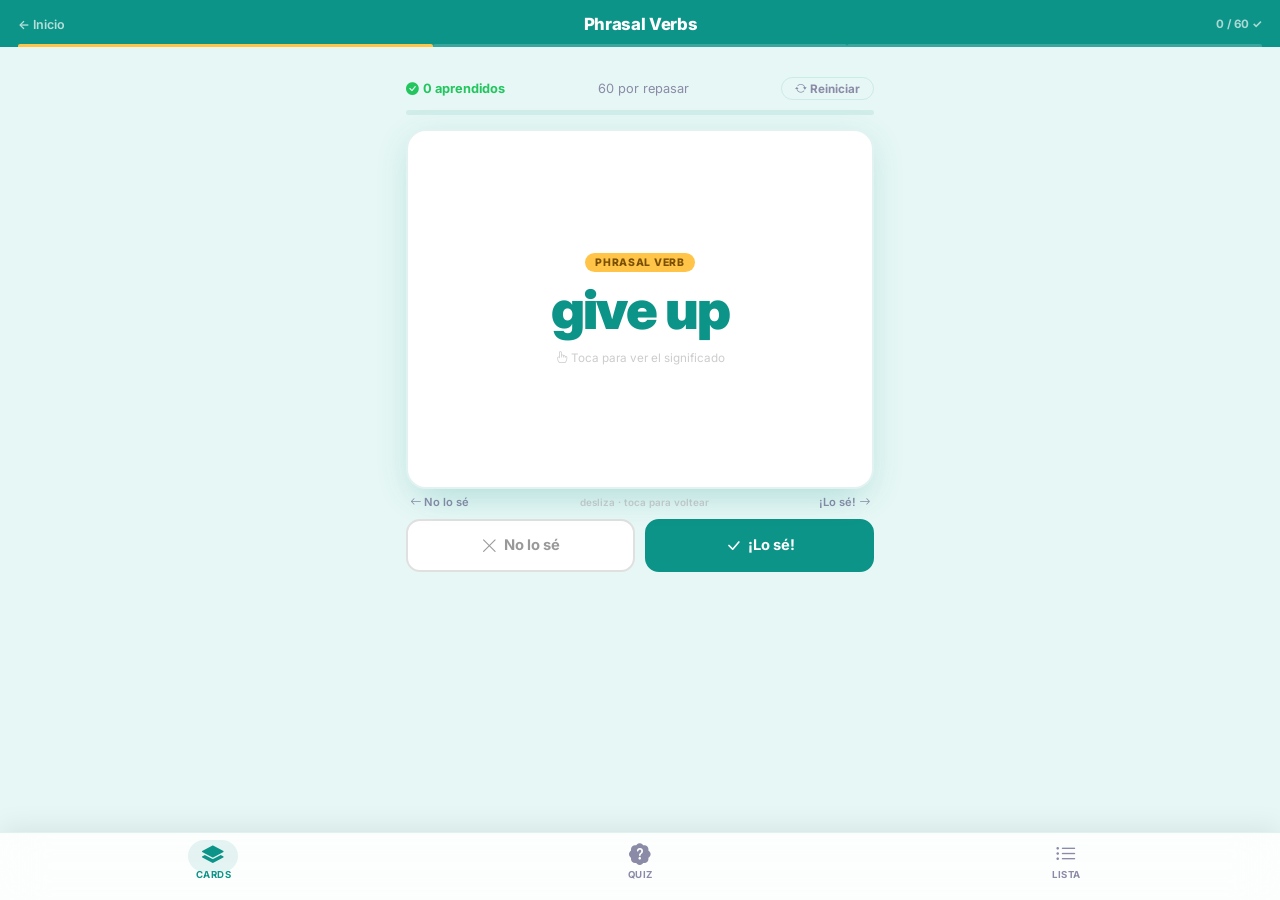
<file: phrasal-verbs.html>
<!DOCTYPE html>
<html lang="es">
<head>
<meta charset="utf-8">
<title>Phrasal Verbs · Jirafla</title>
<meta name="viewport" content="width=device-width,initial-scale=1,viewport-fit=cover">
<meta name="theme-color" content="#0D9488">
<meta name="apple-mobile-web-app-capable" content="yes">
<meta name="apple-mobile-web-app-status-bar-style" content="black-translucent">
<meta name="apple-mobile-web-app-title" content="Inglés">
<link rel="manifest" href="manifest.json">
<link rel="apple-touch-icon" href="icons/icon-192.png">
<link rel="preconnect" href="https://fonts.googleapis.com">
<link rel="preconnect" href="https://fonts.gstatic.com" crossorigin>
<link href="https://fonts.googleapis.com/css2?family=Inter:wght@400;500;600;700;800;900&display=swap" rel="stylesheet">
<link href="https://cdn.jsdelivr.net/npm/bootstrap-icons@1.11.3/font/bootstrap-icons.css" rel="stylesheet">
<style>
:root {
  --p:    #0D9488;
  --p2:   #0F766E;
  --sec:  #FFC448;
  --ok:   #22C55E;
  --err:  #EF4444;
  --bg:   #E6F7F5;
  --surf: #FFFFFF;
  --txt:  #1A1228;
  --mut:  #8B8BA7;
  --bdr:  rgba(13,148,136,.12);
  --sh:   0 8px 32px rgba(13,148,136,.13);
  --r:    20px;
  --nav:  68px;
}
*,*::before,*::after{box-sizing:border-box;margin:0;padding:0}
html,body{height:100%}
button{cursor:pointer;font-family:inherit;-webkit-tap-highlight-color:transparent}
body{
  font-family:'Inter',sans-serif;background:var(--bg);color:var(--txt);
  min-height:100vh;
  padding-top: env(safe-area-inset-top);
  padding-bottom:calc(var(--nav) + env(safe-area-inset-bottom) + 8px);
  overscroll-behavior:none;-webkit-tap-highlight-color:transparent;
}

/* ── TOP BAR ── */
.top-bar{
  background:var(--p);color:#fff;
  padding:14px 18px 0;
  position:sticky;top:0;z-index:60;
}
.top-row{display:flex;align-items:center;justify-content:space-between}
.app-brand{font-size:1.05rem;font-weight:800;letter-spacing:-.02em}
.back-lnk{font-size:.78rem;font-weight:600;color:rgba(255,255,255,.7);
  display:flex;align-items:center;gap:3px;text-decoration:none}
.back-lnk:hover{color:#fff}
.top-score{font-size:.72rem;font-weight:700;color:rgba(255,255,255,.65)}
.tab-bar{display:flex;margin-top:10px}
.tab-pip{flex:1;height:3px;border-radius:2px 2px 0 0;
  background:rgba(255,255,255,.18);transition:background .25s}
.tab-pip.on{background:var(--sec)}

/* ── SCREENS ── */
.screen{display:none}
.screen.on{display:block;animation:up .22s ease}
@keyframes up{from{opacity:0;transform:translateY(7px)}to{opacity:1;transform:translateY(0)}}
.pad{padding:18px 16px;max-width:500px;margin:0 auto}

/* ── BOTTOM NAV ── */
.bnav{
  position:fixed;bottom:0;left:0;right:0;z-index:100;
  height:calc(var(--nav) + env(safe-area-inset-bottom));
  padding-bottom:env(safe-area-inset-bottom);
  background:rgba(255,255,255,.88);
  backdrop-filter:blur(22px);-webkit-backdrop-filter:blur(22px);
  border-top:1px solid var(--bdr);
  box-shadow:0 -4px 28px rgba(0,0,0,.08);
  display:flex;align-items:flex-start;padding-top:6px;
}
.ni{
  flex:1;display:flex;flex-direction:column;align-items:center;
  gap:3px;padding:5px 4px;
  color:var(--mut);font-size:.6rem;font-weight:700;
  text-transform:uppercase;letter-spacing:.05em;
  position:relative;transition:color .2s;
}
.ni.on{color:var(--p)}
.ni-pill{
  position:absolute;top:1px;width:50px;height:32px;
  border-radius:20px;background:rgba(13,148,136,.1);
  opacity:0;transform:scale(.85);transition:opacity .2s,transform .2s;
}
.ni.on .ni-pill{opacity:1;transform:scale(1)}
.ni-ico{font-size:1.35rem;line-height:1;position:relative;z-index:1}
.ni-lbl{position:relative;z-index:1}

/* ── SHARED ── */
.prog-strip{height:5px;background:rgba(13,148,136,.1);border-radius:3px;overflow:hidden}
.prog-fill{height:100%;background:var(--sec);border-radius:3px;transition:width .4s cubic-bezier(.4,0,.2,1)}
.pill-row{display:flex;gap:8px;flex-wrap:wrap}
.pill{padding:.28rem .95rem;border-radius:20px;font-size:.76rem;font-weight:700;
  border:2px solid var(--bdr);color:var(--mut);background:var(--surf);transition:all .18s}
.pill.on,.pill:hover{background:var(--p);color:#fff;border-color:var(--p)}
.sm-btn{background:none;border:1.5px solid var(--bdr);color:var(--mut);
  border-radius:20px;padding:.22rem .8rem;font-size:.73rem;font-weight:700;transition:all .18s}
.sm-btn:hover{border-color:var(--p);color:var(--p)}

/* ── FLASHCARD ── */
.deck-row{display:flex;align-items:center;justify-content:space-between;
  margin-bottom:10px}
.deck-ok{font-size:.8rem;font-weight:700;color:var(--ok);
  display:flex;align-items:center;gap:4px}
.deck-left{font-size:.8rem;color:var(--mut)}

.fc-scene{perspective:1100px;height:360px;width:100%;
  user-select:none;-webkit-user-select:none}

/* ── TINDER STACK ── */
#fc-stack{position:relative;height:360px;touch-action:none}
#fc-behind{
  position:absolute;inset:0;border-radius:var(--r);
  background:var(--surf);border:2px solid var(--bdr);
  box-shadow:var(--sh);
  transform:scale(0.93) translateY(12px);
  transition:transform .3s ease;
}
#fc-wrap{
  position:absolute;inset:0;
  cursor:grab;will-change:transform;
  touch-action:none;
}
#fc-wrap.grabbing{cursor:grabbing}
.stamp{
  position:absolute;top:22px;
  padding:7px 15px;border-radius:8px;
  font-size:1.25rem;font-weight:900;
  border:4px solid;opacity:0;
  pointer-events:none;z-index:20;
  letter-spacing:.04em;
}
.yes-st{right:18px;color:#22C55E;border-color:#22C55E;transform:rotate(15deg)}
.no-st {left:18px; color:#EF4444;border-color:#EF4444;transform:rotate(-15deg)}
.fc-inner{width:100%;height:100%;position:relative;
  transform-style:preserve-3d;
  transition:transform .48s cubic-bezier(.4,2,.5,.9)}
.fc-inner.flipped{transform:rotateY(180deg)}
.fc-face{
  position:absolute;inset:0;backface-visibility:hidden;
  border-radius:var(--r);box-shadow:var(--sh);
  display:flex;flex-direction:column;align-items:center;
  justify-content:center;padding:1.8rem 1.6rem;
}
.fc-front{background:var(--surf);border:2px solid var(--bdr)}
.fc-back{background:linear-gradient(138deg,#0D9488 0%,#14B8A6 100%);
  color:#fff;transform:rotateY(180deg);
  justify-content:flex-start;padding:1.4rem 1.4rem;overflow-y:auto}
.bk-examples{width:100%;display:flex;flex-direction:column;gap:5px;margin-top:10px}
.bk-ex-item{font-size:.73rem;font-style:italic;opacity:.82;line-height:1.45;
  display:flex;gap:6px}
.ex-num{font-weight:900;font-style:normal;opacity:1;flex-shrink:0;
  background:rgba(255,255,255,.22);border-radius:50%;
  width:16px;height:16px;display:flex;align-items:center;justify-content:center;
  font-size:.6rem;margin-top:1px}
.speak-btn{display:flex;align-items:center;justify-content:center;gap:7px;
  width:100%;margin-top:12px;padding:9px 14px;border-radius:20px;
  background:rgba(255,255,255,.2);border:1.5px solid rgba(255,255,255,.35);
  color:#fff;font-size:.82rem;font-weight:700;cursor:pointer;flex-shrink:0}
.speak-btn:active{background:rgba(255,255,255,.35)}
.vtype{font-size:.65rem;font-weight:800;text-transform:uppercase;
  letter-spacing:.07em;padding:.18rem .65rem;border-radius:20px;margin-bottom:10px}
.irr{background:var(--sec);color:#7a5000}
.reg{background:#D1FAE5;color:#065F46}
.fc-word{font-size:3.4rem;font-weight:900;color:var(--p);
  line-height:1;letter-spacing:-.03em}
.fc-sub{font-size:.85rem;color:var(--mut);margin-top:4px}
.fc-hint{font-size:.73rem;color:#ccc;margin-top:14px;
  display:flex;align-items:center;gap:4px}
.bk-grid{width:100%;display:flex;flex-direction:column;gap:7px}
.bk-row{display:flex;align-items:baseline;gap:8px}
.bk-lbl{font-size:.63rem;text-transform:uppercase;letter-spacing:.07em;
  opacity:.6;width:76px;flex-shrink:0}
.bk-val{font-size:.98rem;font-weight:700}
.bk-ex{font-size:.76rem;font-style:italic;opacity:.72;
  margin-top:10px;text-align:center;line-height:1.45}

.swipe-row{display:flex;justify-content:space-between;
  font-size:.7rem;color:var(--mut);font-weight:600;
  padding:6px 4px 0}
.swipe-row span{display:flex;align-items:center;gap:3px}

.mark-row{display:flex;gap:10px;margin-top:10px}
.mbtn{
  flex:1;padding:.9rem;border-radius:14px;
  border:2px solid transparent;font-size:.92rem;font-weight:700;
  display:flex;align-items:center;justify-content:center;gap:6px;
  transition:all .18s;
}
.mbtn i{font-size:1.05rem}
.mbtn.no{background:var(--surf);border-color:#e0e0e0;color:#999}
.mbtn.no:hover,.mbtn.no:active{border-color:var(--err);color:var(--err);background:#FEF2F2}
.mbtn.yes{background:var(--p);color:#fff;border-color:var(--p)}
.mbtn.yes:hover,.mbtn.yes:active{background:#0a7670;border-color:#0a7670}

/* complete */
.done-card{background:var(--surf);border-radius:var(--r);
  padding:2.5rem 1.5rem;text-align:center;box-shadow:var(--sh)}
.done-ico{font-size:3.8rem;line-height:1;margin-bottom:10px}
.done-h{font-size:1.55rem;font-weight:900;color:var(--p);margin-bottom:6px}
.done-sub{color:var(--mut);font-size:.88rem;margin-bottom:22px}

/* ── QUIZ ── */
.score-row{display:flex;gap:8px;margin-bottom:12px}
.sc{flex:1;border-radius:14px;padding:10px 8px;text-align:center;
  background:var(--surf);box-shadow:0 2px 12px rgba(0,0,0,.06)}
.sc.pur{background:var(--p);color:#fff}
.sc.yel{background:var(--sec);color:#7a5000}
.sc-num{font-size:1.65rem;font-weight:900;line-height:1}
.sc-lbl{font-size:.58rem;text-transform:uppercase;letter-spacing:.06em;opacity:.75;margin-top:2px}

.mtabs{display:flex;background:rgba(13,148,136,.08);
  border-radius:12px;padding:4px;gap:2px;margin-bottom:12px}
.mtab{flex:1;padding:.48rem .3rem;border-radius:9px;
  border:none;background:none;font-size:.74rem;font-weight:700;
  color:var(--mut);transition:all .2s;
  display:flex;align-items:center;justify-content:center;gap:4px}
.mtab i{font-size:.85rem}
.mtab.on{background:var(--surf);color:var(--p);
  box-shadow:0 2px 10px rgba(0,0,0,.1)}

.q-card{background:var(--surf);border-radius:var(--r);
  padding:1.2rem 1.4rem;margin-bottom:12px;box-shadow:var(--sh)}
.q-top{display:flex;align-items:center;justify-content:space-between;margin-bottom:4px}
.q-lbl{font-size:.8rem;font-weight:600;color:var(--mut)}
.q-num{font-size:.7rem;font-weight:700;color:var(--mut)}
.q-verb{font-size:1.9rem;font-weight:900;color:var(--p);
  letter-spacing:-.02em;line-height:1.15}

/* mc */
.mc-grid{display:grid;grid-template-columns:1fr 1fr;gap:8px}
.mc-opt{
  padding:.85rem .7rem;background:var(--surf);
  border:2px solid var(--bdr);border-radius:14px;
  font-size:.85rem;font-weight:700;color:var(--txt);
  text-align:center;transition:all .18s;line-height:1.3;
  box-shadow:0 2px 8px rgba(0,0,0,.04);
}
.mc-opt:hover:not(:disabled){border-color:var(--p);color:var(--p);background:#E6F7F5}
.mc-opt.ok{background:#D1FAE5;border-color:var(--ok);color:#065F46}
.mc-opt.err{background:#FEF2F2;border-color:var(--err);color:#991B1B}
.mc-opt:disabled{cursor:default}

/* type */
.type-wrap{display:flex;border-radius:14px;overflow:hidden;
  box-shadow:0 2px 16px rgba(13,148,136,.1)}
.type-inp{
  flex:1;padding:.95rem 1rem;
  border:2px solid #d0ede9;border-right:none;
  font-size:1rem;font-weight:700;color:var(--txt);
  font-family:'Inter',sans-serif;outline:none;
  transition:border-color .2s,background .2s;
}
.type-inp:focus{border-color:var(--p2)}
.type-inp.ok{border-color:var(--ok);background:#D1FAE5;color:#065F46}
.type-inp.err{border-color:var(--err);background:#FEF2F2;color:#991B1B}
.type-inp:disabled{opacity:.9}
.chk-btn{
  padding:.95rem 1.1rem;background:var(--p);color:#fff;
  border:none;font-size:.85rem;font-weight:700;
  font-family:'Inter',sans-serif;white-space:nowrap;transition:background .18s;
}
.chk-btn:hover{background:#0a7670}
.chk-btn:disabled{opacity:.4;cursor:default}

/* voice */
.voice-area{display:flex;flex-direction:column;align-items:center;
  padding:18px 0 10px}
.vbtn{
  width:84px;height:84px;border-radius:50%;
  background:var(--p);color:#fff;border:none;font-size:1.9rem;
  position:relative;display:flex;align-items:center;justify-content:center;
  box-shadow:0 6px 24px rgba(13,148,136,.35);transition:transform .15s,background .2s;
}
.vbtn:hover{transform:scale(1.05)}
.vbtn:active{transform:scale(.96)}
.vbtn.rec{background:var(--err)}
.vbtn.rec::before,.vbtn.rec::after{
  content:'';position:absolute;inset:-9px;border-radius:50%;
  border:3px solid var(--err);opacity:0;
  animation:vp 1.5s ease-out infinite;
}
.vbtn.rec::after{animation-delay:.75s}
@keyframes vp{0%{transform:scale(1);opacity:.6}100%{transform:scale(1.6);opacity:0}}
.v-status{font-size:.8rem;font-weight:600;color:var(--mut);margin-top:10px}
.v-result{font-size:1.05rem;font-weight:700;color:var(--p);
  margin-top:4px;min-height:1.4rem;text-align:center}
.v-no{background:#FEF3C7;border:1.5px solid #F59E0B;border-radius:12px;
  padding:12px 16px;text-align:center;font-size:.8rem;font-weight:600;color:#92400E}

/* feedback */
.fb-box{border-radius:14px;padding:12px 16px;font-weight:700;
  font-size:.88rem;display:flex;align-items:flex-start;gap:8px;margin-bottom:10px}
.fb-box i{font-size:1.1rem;flex-shrink:0;margin-top:1px}
.fb-box.ok{background:#D1FAE5;color:#065F46}
.fb-box.err{background:#FEF2F2;color:#991B1B}
.fb-sub{font-size:.76rem;font-weight:500;opacity:.85;margin-top:3px}
.next-btn{
  width:100%;padding:.9rem;background:var(--p);color:#fff;
  border:none;border-radius:14px;font-size:.92rem;font-weight:700;
  font-family:'Inter',sans-serif;
  display:flex;align-items:center;justify-content:center;gap:6px;
  transition:background .18s;
}
.next-btn:hover{background:#0a7670}
.hint-s{font-size:.7rem;color:var(--mut);text-align:center;margin-top:5px}

/* results */
.res-card{
  background:linear-gradient(138deg,#0D9488 0%,#14B8A6 100%);
  border-radius:var(--r);padding:2.2rem 1.5rem;
  text-align:center;color:#fff;box-shadow:var(--sh);
}
.res-stars{font-size:1.8rem;letter-spacing:4px;margin-bottom:6px}
.res-title{font-size:1.55rem;font-weight:900;margin-bottom:4px}
.res-pct{font-size:3.2rem;font-weight:900;letter-spacing:-.04em;line-height:1;margin:6px 0}
.res-lbl{font-size:.72rem;opacity:.7;text-transform:uppercase;letter-spacing:.07em}
.res-best{font-size:.75rem;opacity:.6;margin-top:4px}
.res-row{display:flex;justify-content:center;gap:28px;margin:18px 0}
.res-sn{font-size:1.9rem;font-weight:900;line-height:1}
.res-sl{font-size:.7rem;opacity:.7}
.replay-btn{
  background:#fff;color:var(--p);border:none;border-radius:30px;
  padding:.8rem 1.8rem;font-size:.9rem;font-weight:800;
  font-family:'Inter',sans-serif;
  box-shadow:0 4px 16px rgba(0,0,0,.15);
  display:inline-flex;align-items:center;gap:6px;
  transition:transform .15s,box-shadow .15s;margin-top:6px;
}
.replay-btn:hover{transform:scale(1.03);box-shadow:0 6px 20px rgba(0,0,0,.2)}
.mode-chips{display:flex;gap:8px;justify-content:center;margin-top:10px}
.mode-chip{
  padding:.45rem .9rem;border-radius:20px;
  background:rgba(255,255,255,.15);color:#fff;
  border:1.5px solid rgba(255,255,255,.3);
  font-size:.75rem;font-weight:700;font-family:'Inter',sans-serif;
  transition:background .18s;
}
.mode-chip:hover{background:rgba(255,255,255,.28)}

/* ── LIST ── */
.srch-wrap{position:relative}
.srch-ico{position:absolute;left:13px;top:50%;transform:translateY(-50%);
  color:var(--mut);font-size:.95rem}
.srch{
  width:100%;padding:.82rem 1rem .82rem 2.5rem;
  border:2px solid var(--bdr);border-radius:14px;
  font-size:.9rem;font-family:'Inter',sans-serif;outline:none;
  background:var(--surf);transition:border-color .2s,box-shadow .2s;
}
.srch:focus{border-color:var(--p);box-shadow:0 0 0 3px rgba(13,148,136,.1)}
.vlist{display:flex;flex-direction:column;gap:7px;margin-top:12px}
.vc{
  background:var(--surf);border-radius:16px;
  padding:13px 15px;box-shadow:0 2px 10px rgba(0,0,0,.06);
  display:flex;align-items:center;gap:11px;
  border:2px solid transparent;transition:border-color .18s;
}
.vc.vc-ok{border-color:#D1FAE5}
.vc-main{flex:1;min-width:0}
.vc-inf{font-size:1rem;font-weight:800;color:var(--p)}
.vc-forms{font-size:.76rem;color:var(--mut);font-weight:600;
  margin-top:2px;white-space:nowrap;overflow:hidden;text-overflow:ellipsis}
.vc-es{font-size:.78rem;color:var(--txt);font-weight:500;margin-top:1px}
.vc-b{font-size:.6rem;font-weight:800;text-transform:uppercase;
  letter-spacing:.06em;padding:3px 7px;border-radius:20px;flex-shrink:0}
.vc-irr{background:#FEF9C3;color:#854D0E}
.vc-reg{background:#D1FAE5;color:#065F46}
.vc-chk{color:var(--ok);font-size:1.05rem;flex-shrink:0}

/* ── MISC ── */
.mt2{margin-top:8px}.mt3{margin-top:12px}.mt4{margin-top:16px}
</style>
</head>
<body>

<!-- TOP BAR -->
<div class="top-bar">
  <div class="top-row">
    <a href="menu.html" class="back-lnk">← Inicio</a>
    <span class="app-brand">Phrasal Verbs</span>
    <span class="top-score" id="top-score">0 / 60 ✓</span>
  </div>
  <div class="tab-bar">
    <div class="tab-pip on"  data-s="cards"></div>
    <div class="tab-pip"     data-s="quiz"></div>
    <div class="tab-pip"     data-s="list"></div>
  </div>
</div>

<!-- ══ CARDS ══ -->
<div class="screen on" id="screen-cards">
  <div class="pad">

    <div class="deck-row mt3">
      <span class="deck-ok" id="fc-ok"><i class="bi bi-check-circle-fill"></i> 0 aprendidos</span>
      <span class="deck-left" id="fc-left">60 por repasar</span>
      <button class="sm-btn" onclick="restartDeck()"><i class="bi bi-arrow-repeat"></i> Reiniciar</button>
    </div>
    <div class="prog-strip mt2 mb3" style="margin-bottom:14px">
      <div class="prog-fill" id="fc-bar" style="width:0%"></div>
    </div>

    <!-- card + buttons -->
    <div id="fc-area">
      <div id="fc-stack">
        <div id="fc-behind"></div>
        <div id="fc-wrap">
          <div class="fc-scene" id="fc-scene">
            <div class="fc-inner" id="fc-inner">
              <div class="fc-face fc-front" id="fc-front"></div>
              <div class="fc-face fc-back"  id="fc-back"></div>
            </div>
          </div>
          <div class="stamp yes-st" id="stamp-yes">✓ LO SÉ</div>
          <div class="stamp no-st"  id="stamp-no">NO LO SÉ ✗</div>
        </div>
      </div>
      <div class="swipe-row">
        <span><i class="bi bi-arrow-left"></i> No lo sé</span>
        <span style="font-size:.62rem;color:#ccc">desliza · toca para voltear</span>
        <span>¡Lo sé! <i class="bi bi-arrow-right"></i></span>
      </div>
      <div class="mark-row">
        <button class="mbtn no"  onclick="triggerSwipe(false)"><i class="bi bi-x-lg"></i> No lo sé</button>
        <button class="mbtn yes" onclick="triggerSwipe(true)"><i class="bi bi-check-lg"></i> ¡Lo sé!</button>
      </div>
    </div>

    <!-- complete -->
    <div id="fc-done" style="display:none">
      <div class="done-card">
        <div class="done-ico">🏆</div>
        <div class="done-h">¡Lo lograste!</div>
        <div class="done-sub" id="fc-done-sub">¡Aprendiste los phrasal verbs del mazo!</div>
        <button class="mbtn yes" style="max-width:260px;margin:0 auto" onclick="restartDeck()">
          <i class="bi bi-arrow-repeat"></i> Volver a empezar
        </button>
      </div>
    </div>
  </div>
</div>

<!-- ══ QUIZ ══ -->
<div class="screen" id="screen-quiz">
  <div class="pad">
    <div class="score-row">
      <div class="sc pur"><div class="sc-num" id="q-ok">0</div><div class="sc-lbl">Correctas</div></div>
      <div class="sc">    <div class="sc-num" id="q-tot">0</div><div class="sc-lbl">Total</div></div>
      <div class="sc yel"><div class="sc-num" id="q-pct">—</div><div class="sc-lbl">Precisión</div></div>
    </div>
    <div class="prog-strip" style="margin-bottom:12px">
      <div class="prog-fill" id="q-bar" style="width:0%"></div>
    </div>

    <div class="mtabs" id="mtabs">
      <button class="mtab on" data-m="mc">   <i class="bi bi-grid-3x3-gap-fill"></i> Múltiple</button>
      <button class="mtab"    data-m="type"> <i class="bi bi-keyboard"></i> Escribir</button>
      <button class="mtab"    data-m="voice"><i class="bi bi-mic-fill"></i> Voz</button>
    </div>

    <div id="q-active">
      <div class="q-card">
        <div class="q-top">
          <span class="q-lbl" id="q-lbl">¿Cuál es el phrasal verb en inglés?</span>
          <span class="q-num" id="q-num">1 / 20</span>
        </div>
        <div class="q-verb" id="q-verb"></div>
      </div>
      <div id="q-ans-area"></div>
      <div id="q-fb" style="display:none" class="mt3">
        <div class="fb-box" id="q-fb-box"></div>
        <button class="next-btn" onclick="nextQ()">Siguiente <i class="bi bi-arrow-right"></i></button>
      </div>
    </div>

    <div id="q-results" style="display:none">
      <div class="res-card">
        <div class="res-stars" id="r-stars">⭐⭐⭐</div>
        <div class="res-title" id="r-title">¡Excelente!</div>
        <div class="res-pct"   id="r-pct">95%</div>
        <div class="res-lbl">precisión</div>
        <div class="res-best"  id="r-best"></div>
        <div class="res-row">
          <div><div class="res-sn" id="r-ok">0</div><div class="res-sl">Correctas</div></div>
          <div><div class="res-sn" id="r-tot">20</div><div class="res-sl">Preguntas</div></div>
        </div>
        <button class="replay-btn" onclick="startQuiz()">
          <i class="bi bi-arrow-repeat"></i> Jugar de nuevo
        </button>
        <div class="mode-chips">
          <button class="mode-chip" onclick="setMode('mc');   startQuiz()">Múltiple</button>
          <button class="mode-chip" onclick="setMode('type'); startQuiz()">Escribir</button>
          <button class="mode-chip" onclick="setMode('voice');startQuiz()">Voz</button>
        </div>
      </div>
    </div>
  </div>
</div>

<!-- ══ LIST ══ -->
<div class="screen" id="screen-list">
  <div class="pad">
    <div class="srch-wrap">
      <i class="bi bi-search srch-ico"></i>
      <input type="search" class="srch" id="srch" placeholder="Buscar en inglés o español…" oninput="filterList()">
    </div>
    <div class="vlist" id="vlist"></div>
  </div>
</div>

<!-- BOTTOM NAV -->
<nav class="bnav">
  <div class="ni on" data-s="cards" onclick="goTo('cards')">
    <div class="ni-pill"></div>
    <i class="bi bi-layers-fill ni-ico"></i>
    <span class="ni-lbl">Cards</span>
  </div>
  <div class="ni" data-s="quiz" onclick="goTo('quiz')">
    <div class="ni-pill"></div>
    <i class="bi bi-patch-question-fill ni-ico"></i>
    <span class="ni-lbl">Quiz</span>
  </div>
  <div class="ni" data-s="list" onclick="goTo('list')">
    <div class="ni-pill"></div>
    <i class="bi bi-list-ul ni-ico"></i>
    <span class="ni-lbl">Lista</span>
  </div>
</nav>

<script>
// ── DATA ──────────────────────────────────────────────────
const ITEMS=[
  {pv:"give up",      es:"rendirse / abandonar",            exs:["He gave up trying to fix the car.","She gave up her dream of becoming a singer.","Don't give up — you're almost there!"]},
  {pv:"give in",      es:"ceder / capitular",               exs:["She finally gave in to his demands.","The kids begged so much that he gave in.","Don't give in to pressure from others."]},
  {pv:"give away",    es:"regalar / revelar",               exs:["He gave away his old clothes.","She accidentally gave away the surprise.","They gave away free samples at the store."]},
  {pv:"give back",    es:"devolver",                        exs:["Give back what you borrowed.","He gave back the book he borrowed last week.","The company gave back part of the profits to charity."]},
  {pv:"take off",     es:"despegar / quitarse (ropa)",      exs:["The plane took off on time.","She took off her coat when she came inside.","His career really took off after that film."]},
  {pv:"take on",      es:"asumir / contratar",              exs:["She took on too much work.","The company took on fifty new employees.","He wasn't ready to take on such a big project."]},
  {pv:"take over",    es:"hacerse cargo / apoderarse",      exs:["He took over the company at 30.","She took over the management role.","The new CEO took over in January."]},
  {pv:"take up",      es:"empezar (hobby) / ocupar espacio",exs:["She took up yoga last year.","The sofa takes up too much space.","He took up painting after he retired."]},
  {pv:"take out",     es:"sacar / llevar a comer fuera",    exs:["He took out the trash.","She took him out for dinner on his birthday.","Can you take out the recycling?"]},
  {pv:"take care of", es:"cuidar",                          exs:["She takes care of her grandmother.","He took care of the problem right away.","Who will take care of the dog while we travel?"]},
  {pv:"look up",      es:"buscar (en diccionario)",         exs:["Look it up in the dictionary.","She looked up the nearest pharmacy online.","I always look up words I don't know."]},
  {pv:"look for",     es:"buscar",                          exs:["I'm looking for my keys.","He's looking for a new job.","What are you looking for in a partner?"]},
  {pv:"look after",   es:"cuidar",                          exs:["She looks after the kids.","He looked after the house while we were away.","Who looks after your cat when you travel?"]},
  {pv:"look into",    es:"investigar / examinar",           exs:["The police looked into the case.","We should look into cheaper alternatives.","The manager promised to look into the complaint."]},
  {pv:"look forward to",es:"esperar con ansias",            exs:["I look forward to seeing you.","She looks forward to weekends.","We're really looking forward to the trip."]},
  {pv:"put off",      es:"posponer / aplazar",              exs:["Don't put off your homework.","The meeting was put off until next week.","Stop putting off things you can do today."]},
  {pv:"put on",       es:"ponerse (ropa) / encender",       exs:["Put on your coat, it's cold.","She put on some music while cooking.","He put on a great show last night."]},
  {pv:"put up with",  es:"aguantar / tolerar",              exs:["I can't put up with this noise.","How do you put up with him?","She had to put up with a lot of stress."]},
  {pv:"put out",      es:"apagar / extinguir",              exs:["Please put out that cigarette.","The firefighters put out the blaze quickly.","Can you put out the lights before you leave?"]},
  {pv:"set up",       es:"establecer / montar",             exs:["They set up a new company.","She set up a meeting for next Monday.","He set up his computer in the new office."]},
  {pv:"set off",      es:"salir / desencadenar",            exs:["We set off early in the morning.","The smoke detector was set off by burnt toast.","They set off on their road trip with a full tank."]},
  {pv:"set back",     es:"retrasar / costar (dinero)",      exs:["The delay set the project back.","Bad weather set back the construction schedule.","The illness set him back several weeks."]},
  {pv:"set aside",    es:"reservar / separar",              exs:["Set aside some money for later.","She set aside time each day to read.","He set aside his feelings and focused on work."]},
  {pv:"break up",     es:"romper (relación) / separarse",   exs:["They broke up after two years.","She cried when they broke up.","The couple broke up over a misunderstanding."]},
  {pv:"break down",   es:"averiarse / derrumbarse",         exs:["My car broke down on the highway.","She broke down in tears when she heard the news.","Their communication broke down completely."]},
  {pv:"break into",   es:"irrumpir / entrar a la fuerza",   exs:["Someone broke into our house.","The thief broke into the store at midnight.","She broke into a smile when she saw him."]},
  {pv:"break out",    es:"estallar / escaparse",            exs:["A fire broke out in the building.","Three prisoners broke out of jail last night.","War broke out in the region."]},
  {pv:"come up with", es:"ocurrírsele / proponer",          exs:["She came up with a great idea.","Can you come up with a better solution?","He came up with the plan at the last minute."]},
  {pv:"come across",  es:"encontrarse con / parecer",       exs:["I came across an old photo.","She came across some interesting articles.","He comes across as very confident."]},
  {pv:"come back",    es:"volver / regresar",               exs:["Come back home before dark.","The fashion trend came back this year.","She came back from the trip full of energy."]},
  {pv:"come up",      es:"surgir / acercarse",              exs:["A problem came up at work.","She came up to me and introduced herself.","Something unexpected came up and I had to cancel."]},
  {pv:"go on",        es:"continuar / suceder",             exs:["Please go on with your story.","What's going on here?","The show must go on."]},
  {pv:"go out",       es:"salir / apagarse",                exs:["We went out for dinner.","The lights went out during the storm.","She goes out with friends every Friday."]},
  {pv:"go over",      es:"revisar / repasar",               exs:["Let's go over the plan again.","She went over the report before sending it.","We went over the vocabulary before the test."]},
  {pv:"go through",   es:"atravesar / pasar por",           exs:["She went through a tough time.","He went through all the documents carefully.","The bill went through parliament last week."]},
  {pv:"go ahead",     es:"adelante / proceder",             exs:["Go ahead and start without me.","Feel free to go ahead with the project.","She gave him the nod to go ahead."]},
  {pv:"turn on",      es:"encender / activar",              exs:["Turn on the lights, please.","She turned on the TV after dinner.","He turned on the heater because it was cold."]},
  {pv:"turn off",     es:"apagar / desactivar",             exs:["Turn off the TV and sleep.","Don't forget to turn off the gas.","She turned off her phone during the meeting."]},
  {pv:"turn up",      es:"aparecer / subir el volumen",     exs:["He turned up two hours late.","Can you turn up the music a bit?","She turned up at the party unexpectedly."]},
  {pv:"turn down",    es:"rechazar / bajar el volumen",     exs:["She turned down the offer.","Could you turn down the volume, please?","He turned down the job because of the salary."]},
  {pv:"run out of",   es:"quedarse sin",                    exs:["We ran out of coffee.","She ran out of time before finishing the exam.","They ran out of ideas after the first hour."]},
  {pv:"run into",     es:"encontrarse con / chocar con",    exs:["I ran into my old teacher.","We ran into some unexpected problems.","She ran into him at the supermarket."]},
  {pv:"run away",     es:"huir / escaparse",                exs:["The dog ran away from home.","As a child, he once ran away to his friend's house.","Stop running away from your problems."]},
  {pv:"get up",       es:"levantarse",                      exs:["I got up at six this morning.","She gets up early every day to exercise.","What time do you usually get up?"]},
  {pv:"get along",    es:"llevarse bien",                   exs:["They get along very well.","How are you getting along with your new boss?","The kids get along great with each other."]},
  {pv:"get over",     es:"superar / recuperarse",           exs:["She got over the breakup quickly.","It took him months to get over the illness.","I can't get over how beautiful that sunset was."]},
  {pv:"get rid of",   es:"deshacerse de",                   exs:["Get rid of those old magazines.","She got rid of all her ex's photos.","It's hard to get rid of bad habits."]},
  {pv:"get away",     es:"escaparse / irse de vacaciones",  exs:["We need to get away for a week.","The thief tried to get away but was caught.","How did he get away with it for so long?"]},
  {pv:"figure out",   es:"descubrir / resolver",            exs:["I can't figure out this puzzle.","She finally figured out how to use the software.","Can you figure out what went wrong?"]},
  {pv:"find out",     es:"descubrir / enterarse",           exs:["She found out the truth.","How did you find out about the party?","He found out that he had won the prize."]},
  {pv:"work out",     es:"funcionar / ejercitarse",         exs:["Things will work out fine.","She works out at the gym every morning.","Can you work out the answer to this problem?"]},
  {pv:"pick up",      es:"recoger / aprender rápido",       exs:["She picked up Spanish quickly.","Can you pick up the kids from school?","He picked up a few tips from the expert."]},
  {pv:"call off",     es:"cancelar",                        exs:["They called off the meeting.","The event was called off due to bad weather.","She called off the wedding at the last minute."]},
  {pv:"hold on",      es:"esperar / aferrarse",             exs:["Hold on, I'll be right back.","Hold on tight when the car turns.","She held on to her dream despite all the obstacles."]},
  {pv:"bring up",     es:"criar / mencionar",               exs:["She brought up an interesting point.","He was brought up by his grandparents.","Why do you always bring up the past?"]},
  {pv:"show up",      es:"aparecer / presentarse",          exs:["He didn't show up to the party.","She always shows up on time.","Only ten people showed up to the meeting."]},
  {pv:"end up",       es:"terminar / acabar",               exs:["We ended up staying all night.","He ended up choosing the blue shirt.","If you don't study, you'll end up regretting it."]},
  {pv:"make up",      es:"inventar / reconciliarse",        exs:["She made up a story.","They fought but made up the next day.","He made up an excuse for being late."]},
  {pv:"hang out",     es:"pasar el tiempo / salir (informal)",exs:["We hung out at the beach.","She loves hanging out with her friends.","We used to hang out at that café all the time."]},
  {pv:"carry out",    es:"llevar a cabo / realizar",        exs:["They carried out the plan.","The surgery was carried out successfully.","She carried out her duties with great care."]},
];

// ── STORAGE ──────────────────────────────────────────────
const LS={L:'phvl',B:'phvb',M:'phvm'};
const loadL=()=>{try{return new Set(JSON.parse(localStorage.getItem(LS.L)||'[]'))}catch{return new Set()}};
const saveL=s=>localStorage.setItem(LS.L,JSON.stringify([...s]));
const loadB=()=>parseInt(localStorage.getItem(LS.B)||'0');
const saveB=n=>{if(n>loadB())localStorage.setItem(LS.B,n)};
const loadM=()=>localStorage.getItem(LS.M)||'mc';
const saveM=m=>localStorage.setItem(LS.M,m);

// ── NAVIGATION ───────────────────────────────────────────
function goTo(name){
  document.querySelectorAll('.screen').forEach(s=>s.classList.remove('on'));
  document.getElementById('screen-'+name).classList.add('on');
  document.querySelectorAll('.ni').forEach(n=>n.classList.remove('on'));
  document.querySelector(`.ni[data-s="${name}"]`).classList.add('on');
  document.querySelectorAll('.tab-pip').forEach(p=>p.classList.remove('on'));
  document.querySelector(`.tab-pip[data-s="${name}"]`).classList.add('on');
  if(name==='quiz'&&qList.length===0)startQuiz();
  if(name==='list')buildList();
}

// ── FLASHCARDS ───────────────────────────────────────────
let fcSrc=[...ITEMS],fcDeck=[],fcLearned=loadL();
let dragging=false,dragX0=0,dragY0=0,dragDX=0,dragDY=0,dragT0=0,animating=false,lastTouchEnd=0;

function startDeck(items){
  fcSrc=[...items];fcLearned=loadL();
  fcDeck=items.filter(v=>!fcLearned.has(v.pv)).sort(()=>Math.random()-.5);
  updDeck();
  if(!fcDeck.length)showDone();else renderCard();
}
function restartDeck(){
  fcLearned.clear();saveL(fcLearned);
  fcDeck=[...fcSrc].sort(()=>Math.random()-.5);
  document.getElementById('fc-done').style.display='none';
  document.getElementById('fc-area').style.display='';
  updDeck();renderCard();
}
function updDeck(){
  const tot=ITEMS.length,ok=fcLearned.size,left=fcDeck.length;
  document.getElementById('fc-ok').innerHTML=`<i class="bi bi-check-circle-fill"></i> ${ok} aprendido${ok!==1?'s':''}`;
  document.getElementById('fc-left').textContent=`${left} por repasar`;
  document.getElementById('fc-bar').style.width=(ok/tot*100)+'%';
  document.getElementById('top-score').textContent=`${loadL().size} / 60 ✓`;
}
function renderCard(){
  if(!fcDeck.length)return;
  const v=fcDeck[0];
  document.getElementById('fc-inner').classList.remove('flipped');
  document.getElementById('fc-front').innerHTML=`
    <span class="vtype irr">Phrasal Verb</span>
    <div class="fc-word">${v.pv}</div>
    <div class="fc-hint"><i class="bi bi-hand-index"></i> Toca para ver el significado</div>`;
  document.getElementById('fc-back').innerHTML=`
    <div class="bk-grid">
      <div class="bk-row"><span class="bk-lbl">Phrasal Verb</span><span class="bk-val">${v.pv}</span></div>
      <div class="bk-row"><span class="bk-lbl">Español</span><span class="bk-val">${v.es}</span></div>
    </div>
    <div class="bk-examples">
      ${v.exs.map((s,i)=>`<div class="bk-ex-item"><span class="ex-num">${i+1}</span><span>"${s}"</span></div>`).join('')}
    </div>
    <button class="speak-btn" onclick="event.stopPropagation();speakCurrent()">
      <i class="bi bi-volume-up-fill"></i> Escuchar pronunciación
    </button>`;
}
function markCard(known){
  const v=fcDeck.shift();
  if(known){fcLearned.add(v.pv);saveL(fcLearned);}
  else fcDeck.push(v);
  updDeck();
  if(!fcDeck.length)showDone();else renderCard();
}
function showDone(){
  document.getElementById('fc-area').style.display='none';
  document.getElementById('fc-done').style.display='';
  document.getElementById('fc-done-sub').textContent=`¡Aprendiste los phrasal verbs del mazo!`;
}

// ── TINDER SWIPE ──────────────────────────────────────────
const fcWrap   = document.getElementById('fc-wrap');
const fcBehind = document.getElementById('fc-behind');
const stampY   = document.getElementById('stamp-yes');
const stampN   = document.getElementById('stamp-no');
const SWIPE_T  = 88;

function getXY(e){return e.touches?{x:e.touches[0].clientX,y:e.touches[0].clientY}:{x:e.clientX,y:e.clientY};}

function onDown(e){
  if(animating)return;
  if(e.target.closest('.speak-btn'))return;
  if(e.type==='mousedown'&&Date.now()-lastTouchEnd<600)return;
  dragging=true;dragDX=0;dragDY=0;dragT0=Date.now();
  const c=getXY(e);dragX0=c.x;dragY0=c.y;
  fcWrap.style.transition='none';
  fcWrap.classList.add('grabbing');
}
function onMove(e){
  if(!dragging)return;
  if(e.cancelable)e.preventDefault();
  const c=e.touches?{x:e.touches[0].clientX,y:e.touches[0].clientY}:{x:e.clientX,y:e.clientY};
  dragDX=c.x-dragX0; dragDY=c.y-dragY0;
  fcWrap.style.transform=`translate(${dragDX}px,${dragDY*.22}px) rotate(${dragDX*.07}deg)`;
  const p=Math.min(1,Math.abs(dragDX)/SWIPE_T);
  fcBehind.style.transition='none';
  fcBehind.style.transform=`scale(${.93+p*.07}) translateY(${12-p*12}px)`;
  stampY.style.opacity=dragDX>20?Math.min(1,(dragDX-20)/(SWIPE_T*.7)):0;
  stampN.style.opacity=dragDX<-20?Math.min(1,(-dragDX-20)/(SWIPE_T*.7)):0;
}
function onUp(){
  if(!dragging)return;
  dragging=false;
  fcWrap.classList.remove('grabbing');
  const isTap=Math.abs(dragDX)<25&&Math.abs(dragDY)<25&&Date.now()-dragT0<280;
  if(Math.abs(dragDX)>SWIPE_T){
    flyAway(dragDX>0);
  } else if(isTap){
    snapBack();
    document.getElementById('fc-inner').classList.toggle('flipped');
  } else {
    snapBack();
  }
}

function flyAway(right){
  if(animating)return;
  animating=true;
  const dir=right?1:-1;
  fcWrap.style.transition='transform .42s ease-in, opacity .35s ease';
  fcWrap.style.transform=`translate(${dir*(window.innerWidth+220)}px,-45px) rotate(${dir*32}deg)`;
  fcWrap.style.opacity='0';
  fcBehind.style.transition='transform .38s ease';
  fcBehind.style.transform='scale(1) translateY(0)';

  setTimeout(()=>{
    stampY.style.opacity='0'; stampN.style.opacity='0';
    fcWrap.style.transition='none';
    fcWrap.style.transform='';

    markCard(right); // updates fcDeck + renders next card

    if(fcDeck.length>0){
      requestAnimationFrame(()=>{
        fcWrap.style.transition='opacity .22s ease';
        fcWrap.style.opacity='1';
        fcBehind.style.transition='transform .3s ease';
        fcBehind.style.transform='scale(.93) translateY(12px)';
      });
    }
    animating=false;
  },430);
}

function snapBack(){
  fcWrap.style.transition='transform .32s cubic-bezier(.18,1.5,.5,1)';
  fcWrap.style.transform='';
  stampY.style.opacity='0'; stampN.style.opacity='0';
  fcBehind.style.transition='transform .3s ease';
  fcBehind.style.transform='scale(.93) translateY(12px)';
}

function triggerSwipe(right){if(!animating)flyAway(right);}

fcWrap.addEventListener('touchstart',onDown,{passive:true});
fcWrap.addEventListener('touchmove', onMove,{passive:false});
fcWrap.addEventListener('touchend', e=>{lastTouchEnd=Date.now();onUp(e);},{passive:true});
fcWrap.addEventListener('mousedown', onDown);
document.addEventListener('mousemove',onMove);
document.addEventListener('mouseup',  onUp);

// ── QUIZ ─────────────────────────────────────────────────
const QTYPES=[
  v=>({lbl:'¿Cuál es el <b>phrasal verb</b> en inglés?', verb:v.es, ans:v.pv}),
];
let qList=[],qIdx=0,qScore=0,qAns=false,qCurAns='',qCurV=null,qCurQt=null;
let qMode=loadM();
const QN=20;

const SR=window.SpeechRecognition||window.webkitSpeechRecognition;
const SGL=window.SpeechGrammarList||window.webkitSpeechGrammarList;
let rec=null;
if(SR){rec=new SR();rec.lang='en-US';rec.continuous=false;rec.interimResults=false;rec.maxAlternatives=5;}

function norm(s){return s.trim().toLowerCase().replace(/^(to |the |a |an |it'?s )/,'').replace(/[.,!?'"]/g,'').replace(/\s*\/\s*/g,'/').replace(/\s+/g,' ').trim();}
function isOk(t,c){const tn=norm(t),cn=norm(c);if(!tn)return false;if(tn===cn)return true;const parts=cn.split('/').map(p=>p.trim()).filter(p=>p);return parts.includes(tn)||parts.includes(tn.replace(/^to /,''));}

function setMode(m){
  qMode=m;saveM(m);
  document.querySelectorAll('.mtab').forEach(t=>t.classList.remove('on'));
  document.querySelector(`.mtab[data-m="${m}"]`).classList.add('on');
}
document.querySelectorAll('.mtab').forEach(tab=>{
  tab.addEventListener('click',()=>{
    setMode(tab.dataset.m);
    if(!qAns&&qCurV)renderAns();
  });
});
setMode(loadM());

function startQuiz(){
  qList=[...ITEMS].sort(()=>Math.random()-.5).slice(0,QN);
  qIdx=0;qScore=0;qAns=false;
  document.getElementById('q-active').style.display='';
  document.getElementById('q-results').style.display='none';
  updQScore();renderQ();
}
function renderQ(){
  if(qIdx>=qList.length){showQRes();return;}
  qAns=false;
  qCurV=qList[qIdx];
  qCurQt=QTYPES[Math.floor(Math.random()*QTYPES.length)](qCurV);
  qCurAns=qCurQt.ans;
  document.getElementById('q-num').textContent=`${qIdx+1} / ${QN}`;
  document.getElementById('q-lbl').innerHTML=qCurQt.lbl;
  document.getElementById('q-verb').textContent=qCurQt.verb;
  document.getElementById('q-bar').style.width=(qIdx/QN*100)+'%';
  document.getElementById('q-fb').style.display='none';
  renderAns();
}
function renderAns(){
  const area=document.getElementById('q-ans-area');
  area.innerHTML='';

  if(qMode==='mc'){
    const wrong=ITEMS.filter(x=>x!==qCurV)
      .map(x=>x.pv).filter((x,i,a)=>a.indexOf(x)===i&&x!==qCurAns)
      .sort(()=>Math.random()-.5).slice(0,3);
    const opts=[qCurAns,...wrong].sort(()=>Math.random()-.5);
    const grid=document.createElement('div');grid.className='mc-grid';
    opts.forEach(opt=>{
      const b=document.createElement('button');b.className='mc-opt';b.textContent=opt;
      b.addEventListener('click',()=>checkMC(b,opt));
      grid.appendChild(b);
    });
    area.appendChild(grid);

  } else if(qMode==='type'){
    area.innerHTML=`
      <div class="type-wrap">
        <input id="q-ti" class="type-inp" type="text"
          placeholder="Escribe tu respuesta…"
          autocomplete="off" autocorrect="off" autocapitalize="off" spellcheck="false">
        <button class="chk-btn" id="q-cb" onclick="checkTyped()">OK</button>
      </div>
      <p class="hint-s mt2"><i class="bi bi-keyboard"></i> Enter para comprobar</p>`;
    const ti=document.getElementById('q-ti');
    ti.addEventListener('keydown',e=>{if(e.key==='Enter')checkTyped();});
    setTimeout(()=>ti.focus(),80);

  } else {
    if(!rec){
      area.innerHTML=`<div class="v-no"><i class="bi bi-mic-mute-fill"></i> Tu navegador no soporta voz. Usa Chrome o Safari.</div>`;
    } else {
      area.innerHTML=`
        <div class="voice-area">
          <button class="vbtn" id="vbtn" onclick="startVoice()"><i class="bi bi-mic-fill"></i></button>
          <div class="v-status" id="v-st">Pulsa el micrófono y habla en inglés</div>
          <div class="v-result" id="v-res"></div>
        </div>`;
    }
  }
}
function checkMC(btn,chosen){
  if(qAns)return;qAns=true;
  const ok=isOk(chosen,qCurAns);
  if(ok)qScore++;
  document.querySelectorAll('.mc-opt').forEach(b=>{
    b.disabled=true;
    if(isOk(b.textContent.trim(),qCurAns))b.classList.add('ok');
  });
  if(!ok)btn.classList.add('err');
  showFb(ok);qIdx++;updQScore();
}
function checkTyped(){
  if(qAns){nextQ();return;}
  const ti=document.getElementById('q-ti');if(!ti)return;
  const t=ti.value.trim();if(!t){ti.focus();return;}
  qAns=true;const ok=isOk(t,qCurAns);if(ok)qScore++;
  ti.disabled=true;ti.className='type-inp '+(ok?'ok':'err');
  document.getElementById('q-cb').disabled=true;
  showFb(ok);qIdx++;updQScore();
}
function startVoice(){
  if(!rec||qAns)return;
  const btn=document.getElementById('vbtn');
  const st=document.getElementById('v-st');
  const res=document.getElementById('v-res');
  if(SGL){try{
    const gl=new SGL();
    const words=qCurAns.split('/').map(p=>p.trim()).filter(p=>p);
    gl.addFromString(`#JSGF V1.0; grammar a; public <a> = ${words.join(' | ')} ;`,1);
    rec.grammars=gl;
  }catch(e){}}
  btn.classList.add('rec');st.textContent='Escuchando…';res.textContent='';
  rec.onresult=e=>{
    const alts=e.results[0];
    let spoken=alts[0].transcript.trim();
    for(let i=0;i<alts.length;i++){if(isOk(alts[i].transcript.trim(),qCurAns)){spoken=alts[i].transcript.trim();break;}}
    res.textContent=`"${spoken}"`;btn.classList.remove('rec');st.textContent='Procesando…';
    setTimeout(()=>{
      qAns=true;const ok=isOk(spoken,qCurAns);if(ok)qScore++;
      showFb(ok);qIdx++;updQScore();
    },350);
  };
  rec.onerror=e=>{
    btn.classList.remove('rec');
    st.textContent=e.error==='no-speech'?'No te escuché, intenta de nuevo':'Error: '+e.error;
  };
  rec.onend=()=>btn.classList.remove('rec');
  rec.start();
}
function showFb(ok){
  const box=document.getElementById('q-fb-box');
  box.className='fb-box '+(ok?'ok':'err');
  box.innerHTML=ok
    ?`<i class="bi bi-check-circle-fill"></i><div>¡Correcto!</div>`
    :`<i class="bi bi-x-circle-fill"></i><div>Incorrecto<div class="fb-sub">La respuesta es: <strong>${qCurAns}</strong></div></div>`;
  document.getElementById('q-fb').style.display='';
}
function nextQ(){renderQ();}
function updQScore(){
  document.getElementById('q-ok').textContent=qScore;
  document.getElementById('q-tot').textContent=qIdx;
  document.getElementById('q-pct').textContent=qIdx>0?Math.round(qScore/qIdx*100)+'%':'—';
}
function showQRes(){
  document.getElementById('q-active').style.display='none';
  document.getElementById('q-results').style.display='';
  document.getElementById('q-bar').style.width='100%';
  const pct=Math.round(qScore/QN*100);saveB(qScore);
  document.getElementById('r-ok').textContent=qScore;
  document.getElementById('r-tot').textContent=QN;
  document.getElementById('r-pct').textContent=pct+'%';
  document.getElementById('r-best').textContent=`Mejor puntuación: ${loadB()} / ${QN}`;
  document.getElementById('r-stars').textContent=pct>=90?'⭐⭐⭐':pct>=70?'⭐⭐':'⭐';
  document.getElementById('r-title').textContent=pct>=90?'¡Excelente!':pct>=70?'¡Muy bien!':pct>=50?'¡Buen intento!':'¡Sigue practicando!';
}

// ── LIST ─────────────────────────────────────────────────
function buildList(){
  const ok=loadL();
  document.getElementById('vlist').innerHTML=ITEMS.map(v=>`
    <div class="vc ${ok.has(v.pv)?'vc-ok':''}" data-s="${v.pv} ${v.es}">
      <div class="vc-main">
        <div class="vc-inf">${v.pv}</div>
        <div class="vc-es">${v.es}</div>
        <div class="vc-forms" style="font-style:italic;color:var(--mut)">${v.ex}</div>
      </div>
      ${ok.has(v.pv)?'<i class="bi bi-check-circle-fill vc-chk"></i>':''}
    </div>`).join('');
}
function filterList(){
  const q=document.getElementById('srch').value.toLowerCase();
  document.querySelectorAll('.vc').forEach(c=>{
    c.style.display=c.dataset.s.toLowerCase().includes(q)?'':'none';
  });
}

// ── INIT ─────────────────────────────────────────────────
function speak(text){
  if(!window.speechSynthesis)return;
  window.speechSynthesis.cancel();
  const u=new SpeechSynthesisUtterance(text);
  u.lang='en-US';u.rate=0.82;u.pitch=1;
  window.speechSynthesis.speak(u);
}
function speakCurrent(){if(fcDeck.length)speak(fcDeck[0].pv);}

startDeck(ITEMS);
buildList();
if('serviceWorker' in navigator)navigator.serviceWorker.register('/sw.js');
</script>
</body>
</html>
</file>
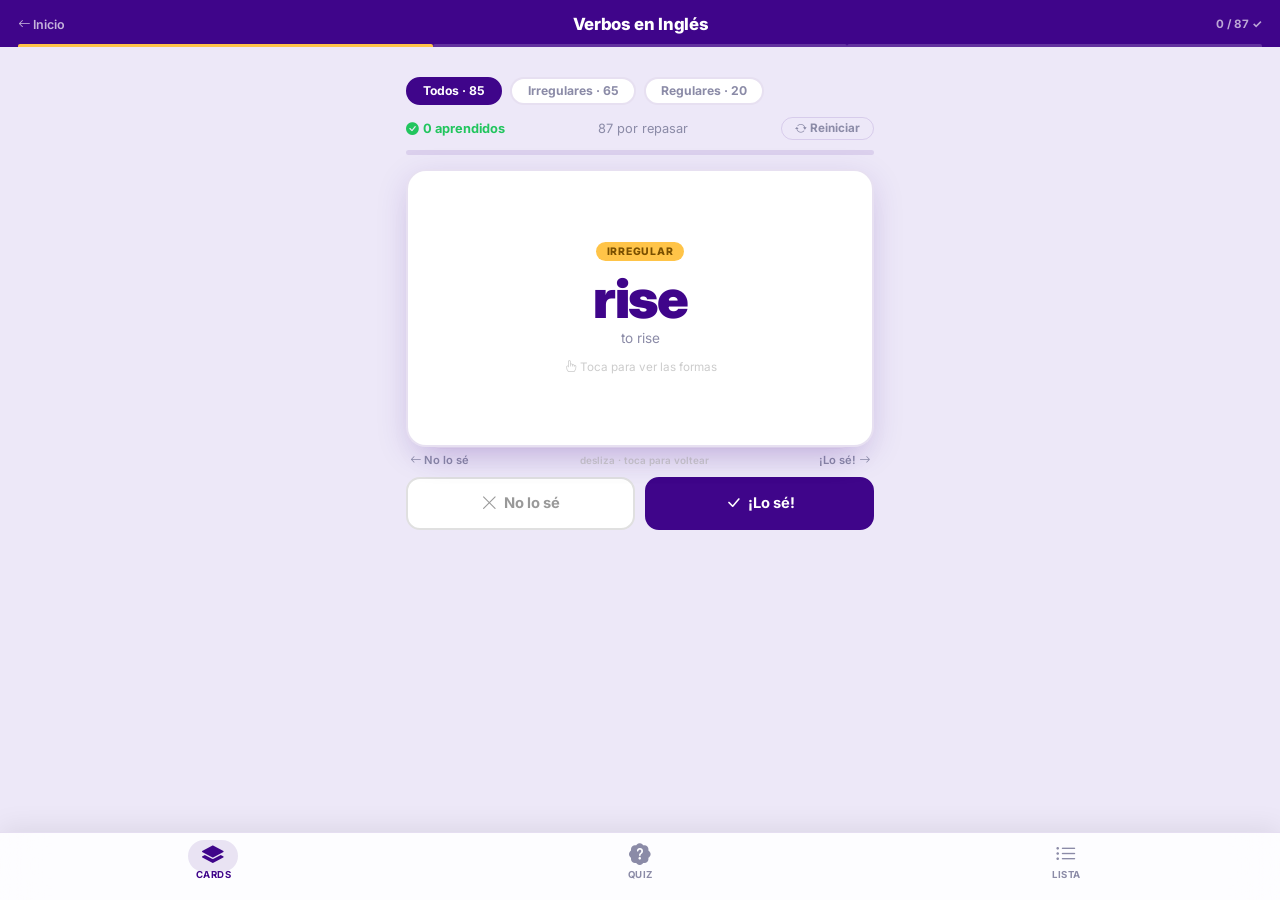
<file: verbos.html>
<!DOCTYPE html>
<html lang="es">
<head>
<meta charset="utf-8">
<title>Verbos en Inglés · Jirafla</title>
<meta name="viewport" content="width=device-width,initial-scale=1,viewport-fit=cover">
<meta name="theme-color" content="#3F058A">
<meta name="apple-mobile-web-app-capable" content="yes">
<meta name="apple-mobile-web-app-status-bar-style" content="black-translucent">
<meta name="apple-mobile-web-app-title" content="Inglés">
<link rel="manifest" href="manifest.json">
<link rel="apple-touch-icon" href="icons/icon-192.png">
<link rel="preconnect" href="https://fonts.googleapis.com">
<link rel="preconnect" href="https://fonts.gstatic.com" crossorigin>
<link href="https://fonts.googleapis.com/css2?family=Inter:wght@400;500;600;700;800;900&display=swap" rel="stylesheet">
<link href="https://cdn.jsdelivr.net/npm/bootstrap-icons@1.11.3/font/bootstrap-icons.css" rel="stylesheet">
<style>
:root {
  --p:    #3F058A;
  --p2:   #6B2FBF;
  --sec:  #FFC448;
  --ok:   #22C55E;
  --err:  #EF4444;
  --bg:   #EDE8F8;
  --surf: #FFFFFF;
  --txt:  #1A1228;
  --mut:  #8B8BA7;
  --bdr:  rgba(63,5,138,.12);
  --sh:   0 8px 32px rgba(63,5,138,.13);
  --r:    20px;
  --nav:  68px;
}
*,*::before,*::after{box-sizing:border-box;margin:0;padding:0}
html,body{height:100%}
button{cursor:pointer;font-family:inherit;-webkit-tap-highlight-color:transparent}
body{
  font-family:'Inter',sans-serif;background:var(--bg);color:var(--txt);
  min-height:100vh;
  padding-top: env(safe-area-inset-top);
  padding-bottom:calc(var(--nav) + env(safe-area-inset-bottom) + 8px);
  overscroll-behavior:none;-webkit-tap-highlight-color:transparent;
}

/* ── TOP BAR ── */
.top-bar{
  background:var(--p);color:#fff;
  padding:14px 18px 0;
  position:sticky;top:0;z-index:60;
}
.top-row{display:flex;align-items:center;justify-content:space-between}
.app-brand{font-size:1.05rem;font-weight:800;letter-spacing:-.02em}
.back-lnk{font-size:.78rem;font-weight:600;color:rgba(255,255,255,.7);
  display:flex;align-items:center;gap:3px;text-decoration:none}
.back-lnk:hover{color:#fff}
.top-score{font-size:.72rem;font-weight:700;color:rgba(255,255,255,.65)}
.tab-bar{display:flex;margin-top:10px}
.tab-pip{flex:1;height:3px;border-radius:2px 2px 0 0;
  background:rgba(255,255,255,.18);transition:background .25s}
.tab-pip.on{background:var(--sec)}

/* ── SCREENS ── */
.screen{display:none}
.screen.on{display:block;animation:up .22s ease}
@keyframes up{from{opacity:0;transform:translateY(7px)}to{opacity:1;transform:translateY(0)}}
.pad{padding:18px 16px;max-width:500px;margin:0 auto}

/* ── BOTTOM NAV ── */
.bnav{
  position:fixed;bottom:0;left:0;right:0;z-index:100;
  height:calc(var(--nav) + env(safe-area-inset-bottom));
  padding-bottom:env(safe-area-inset-bottom);
  background:rgba(255,255,255,.88);
  backdrop-filter:blur(22px);-webkit-backdrop-filter:blur(22px);
  border-top:1px solid var(--bdr);
  box-shadow:0 -4px 28px rgba(0,0,0,.08);
  display:flex;align-items:flex-start;padding-top:6px;
}
.ni{
  flex:1;display:flex;flex-direction:column;align-items:center;
  gap:3px;padding:5px 4px;
  color:var(--mut);font-size:.6rem;font-weight:700;
  text-transform:uppercase;letter-spacing:.05em;
  position:relative;transition:color .2s;
}
.ni.on{color:var(--p)}
.ni-pill{
  position:absolute;top:1px;width:50px;height:32px;
  border-radius:20px;background:rgba(63,5,138,.1);
  opacity:0;transform:scale(.85);transition:opacity .2s,transform .2s;
}
.ni.on .ni-pill{opacity:1;transform:scale(1)}
.ni-ico{font-size:1.35rem;line-height:1;position:relative;z-index:1}
.ni-lbl{position:relative;z-index:1}

/* ── SHARED ── */
.prog-strip{height:5px;background:rgba(63,5,138,.1);border-radius:3px;overflow:hidden}
.prog-fill{height:100%;background:var(--sec);border-radius:3px;transition:width .4s cubic-bezier(.4,0,.2,1)}
.pill-row{display:flex;gap:8px;flex-wrap:wrap}
.pill{padding:.28rem .95rem;border-radius:20px;font-size:.76rem;font-weight:700;
  border:2px solid var(--bdr);color:var(--mut);background:var(--surf);transition:all .18s}
.pill.on,.pill:hover{background:var(--p);color:#fff;border-color:var(--p)}
.sm-btn{background:none;border:1.5px solid var(--bdr);color:var(--mut);
  border-radius:20px;padding:.22rem .8rem;font-size:.73rem;font-weight:700;transition:all .18s}
.sm-btn:hover{border-color:var(--p);color:var(--p)}

/* ── FLASHCARD ── */
.deck-row{display:flex;align-items:center;justify-content:space-between;
  margin-bottom:10px}
.deck-ok{font-size:.8rem;font-weight:700;color:var(--ok);
  display:flex;align-items:center;gap:4px}
.deck-left{font-size:.8rem;color:var(--mut)}

.fc-scene{perspective:1100px;height:278px;width:100%;
  user-select:none;-webkit-user-select:none}

/* ── TINDER STACK ── */
#fc-stack{position:relative;height:278px;touch-action:none}
#fc-behind{
  position:absolute;inset:0;border-radius:var(--r);
  background:var(--surf);border:2px solid var(--bdr);
  box-shadow:var(--sh);
  transform:scale(0.93) translateY(12px);
  transition:transform .3s ease;
}
#fc-wrap{
  position:absolute;inset:0;
  cursor:grab;will-change:transform;
  touch-action:none;
}
#fc-wrap.grabbing{cursor:grabbing}
.stamp{
  position:absolute;top:22px;
  padding:7px 15px;border-radius:8px;
  font-size:1.25rem;font-weight:900;
  border:4px solid;opacity:0;
  pointer-events:none;z-index:20;
  letter-spacing:.04em;
}
.yes-st{right:18px;color:#22C55E;border-color:#22C55E;transform:rotate(15deg)}
.no-st {left:18px; color:#EF4444;border-color:#EF4444;transform:rotate(-15deg)}
.fc-inner{width:100%;height:100%;position:relative;
  transform-style:preserve-3d;
  transition:transform .48s cubic-bezier(.4,2,.5,.9)}
.fc-inner.flipped{transform:rotateY(180deg)}
.fc-face{
  position:absolute;inset:0;backface-visibility:hidden;
  border-radius:var(--r);box-shadow:var(--sh);
  display:flex;flex-direction:column;align-items:center;
  justify-content:center;padding:1.8rem 1.6rem;
}
.fc-front{background:var(--surf);border:2px solid var(--bdr)}
.fc-back{background:linear-gradient(138deg,#3F058A 0%,#7B35D9 100%);
  color:#fff;transform:rotateY(180deg)}
.vtype{font-size:.65rem;font-weight:800;text-transform:uppercase;
  letter-spacing:.07em;padding:.18rem .65rem;border-radius:20px;margin-bottom:10px}
.irr{background:var(--sec);color:#7a5000}
.reg{background:#D1FAE5;color:#065F46}
.fc-word{font-size:3.4rem;font-weight:900;color:var(--p);
  line-height:1;letter-spacing:-.03em}
.fc-sub{font-size:.85rem;color:var(--mut);margin-top:4px}
.fc-hint{font-size:.73rem;color:#ccc;margin-top:14px;
  display:flex;align-items:center;gap:4px}
.bk-grid{width:100%;display:flex;flex-direction:column;gap:7px}
.bk-row{display:flex;align-items:baseline;gap:8px}
.bk-lbl{font-size:.63rem;text-transform:uppercase;letter-spacing:.07em;
  opacity:.6;width:76px;flex-shrink:0}
.bk-val{font-size:.98rem;font-weight:700}
.bk-ex{font-size:.76rem;font-style:italic;opacity:.72;
  margin-top:10px;text-align:center;line-height:1.45}

.swipe-row{display:flex;justify-content:space-between;
  font-size:.7rem;color:var(--mut);font-weight:600;
  padding:6px 4px 0}
.swipe-row span{display:flex;align-items:center;gap:3px}

.mark-row{display:flex;gap:10px;margin-top:10px}
.mbtn{
  flex:1;padding:.9rem;border-radius:14px;
  border:2px solid transparent;font-size:.92rem;font-weight:700;
  display:flex;align-items:center;justify-content:center;gap:6px;
  transition:all .18s;
}
.mbtn i{font-size:1.05rem}
.mbtn.no{background:var(--surf);border-color:#e0e0e0;color:#999}
.mbtn.no:hover,.mbtn.no:active{border-color:var(--err);color:var(--err);background:#FEF2F2}
.mbtn.yes{background:var(--p);color:#fff;border-color:var(--p)}
.mbtn.yes:hover,.mbtn.yes:active{background:#2d0466;border-color:#2d0466}

/* complete */
.done-card{background:var(--surf);border-radius:var(--r);
  padding:2.5rem 1.5rem;text-align:center;box-shadow:var(--sh)}
.done-ico{font-size:3.8rem;line-height:1;margin-bottom:10px}
.done-h{font-size:1.55rem;font-weight:900;color:var(--p);margin-bottom:6px}
.done-sub{color:var(--mut);font-size:.88rem;margin-bottom:22px}

/* ── QUIZ ── */
.score-row{display:flex;gap:8px;margin-bottom:12px}
.sc{flex:1;border-radius:14px;padding:10px 8px;text-align:center;
  background:var(--surf);box-shadow:0 2px 12px rgba(0,0,0,.06)}
.sc.pur{background:var(--p);color:#fff}
.sc.yel{background:var(--sec);color:#7a5000}
.sc-num{font-size:1.65rem;font-weight:900;line-height:1}
.sc-lbl{font-size:.58rem;text-transform:uppercase;letter-spacing:.06em;opacity:.75;margin-top:2px}

.mtabs{display:flex;background:rgba(63,5,138,.08);
  border-radius:12px;padding:4px;gap:2px;margin-bottom:12px}
.mtab{flex:1;padding:.48rem .3rem;border-radius:9px;
  border:none;background:none;font-size:.74rem;font-weight:700;
  color:var(--mut);transition:all .2s;
  display:flex;align-items:center;justify-content:center;gap:4px}
.mtab i{font-size:.85rem}
.mtab.on{background:var(--surf);color:var(--p);
  box-shadow:0 2px 10px rgba(0,0,0,.1)}

.q-card{background:var(--surf);border-radius:var(--r);
  padding:1.2rem 1.4rem;margin-bottom:12px;box-shadow:var(--sh)}
.q-top{display:flex;align-items:center;justify-content:space-between;margin-bottom:4px}
.q-lbl{font-size:.8rem;font-weight:600;color:var(--mut)}
.q-num{font-size:.7rem;font-weight:700;color:var(--mut)}
.q-verb{font-size:1.9rem;font-weight:900;color:var(--p);
  letter-spacing:-.02em;line-height:1.15}

/* mc */
.mc-grid{display:grid;grid-template-columns:1fr 1fr;gap:8px}
.mc-opt{
  padding:.85rem .7rem;background:var(--surf);
  border:2px solid var(--bdr);border-radius:14px;
  font-size:.85rem;font-weight:700;color:var(--txt);
  text-align:center;transition:all .18s;line-height:1.3;
  box-shadow:0 2px 8px rgba(0,0,0,.04);
}
.mc-opt:hover:not(:disabled){border-color:var(--p);color:var(--p);background:#F5F0FF}
.mc-opt.ok{background:#D1FAE5;border-color:var(--ok);color:#065F46}
.mc-opt.err{background:#FEF2F2;border-color:var(--err);color:#991B1B}
.mc-opt:disabled{cursor:default}

/* type */
.type-wrap{display:flex;border-radius:14px;overflow:hidden;
  box-shadow:0 2px 16px rgba(63,5,138,.1)}
.type-inp{
  flex:1;padding:.95rem 1rem;
  border:2px solid #e8e0f5;border-right:none;
  font-size:1rem;font-weight:700;color:var(--txt);
  font-family:'Inter',sans-serif;outline:none;
  transition:border-color .2s,background .2s;
}
.type-inp:focus{border-color:var(--p2)}
.type-inp.ok{border-color:var(--ok);background:#D1FAE5;color:#065F46}
.type-inp.err{border-color:var(--err);background:#FEF2F2;color:#991B1B}
.type-inp:disabled{opacity:.9}
.chk-btn{
  padding:.95rem 1.1rem;background:var(--p);color:#fff;
  border:none;font-size:.85rem;font-weight:700;
  font-family:'Inter',sans-serif;white-space:nowrap;transition:background .18s;
}
.chk-btn:hover{background:#2d0466}
.chk-btn:disabled{opacity:.4;cursor:default}

/* voice */
.voice-area{display:flex;flex-direction:column;align-items:center;
  padding:18px 0 10px}
.vbtn{
  width:84px;height:84px;border-radius:50%;
  background:var(--p);color:#fff;border:none;font-size:1.9rem;
  position:relative;display:flex;align-items:center;justify-content:center;
  box-shadow:0 6px 24px rgba(63,5,138,.35);transition:transform .15s,background .2s;
}
.vbtn:hover{transform:scale(1.05)}
.vbtn:active{transform:scale(.96)}
.vbtn.rec{background:var(--err)}
.vbtn.rec::before,.vbtn.rec::after{
  content:'';position:absolute;inset:-9px;border-radius:50%;
  border:3px solid var(--err);opacity:0;
  animation:vp 1.5s ease-out infinite;
}
.vbtn.rec::after{animation-delay:.75s}
@keyframes vp{0%{transform:scale(1);opacity:.6}100%{transform:scale(1.6);opacity:0}}
.v-status{font-size:.8rem;font-weight:600;color:var(--mut);margin-top:10px}
.v-result{font-size:1.05rem;font-weight:700;color:var(--p);
  margin-top:4px;min-height:1.4rem;text-align:center}
.v-no{background:#FEF3C7;border:1.5px solid #F59E0B;border-radius:12px;
  padding:12px 16px;text-align:center;font-size:.8rem;font-weight:600;color:#92400E}

/* feedback */
.fb-box{border-radius:14px;padding:12px 16px;font-weight:700;
  font-size:.88rem;display:flex;align-items:flex-start;gap:8px;margin-bottom:10px}
.fb-box i{font-size:1.1rem;flex-shrink:0;margin-top:1px}
.fb-box.ok{background:#D1FAE5;color:#065F46}
.fb-box.err{background:#FEF2F2;color:#991B1B}
.fb-sub{font-size:.76rem;font-weight:500;opacity:.85;margin-top:3px}
.next-btn{
  width:100%;padding:.9rem;background:var(--p);color:#fff;
  border:none;border-radius:14px;font-size:.92rem;font-weight:700;
  font-family:'Inter',sans-serif;
  display:flex;align-items:center;justify-content:center;gap:6px;
  transition:background .18s;
}
.next-btn:hover{background:#2d0466}
.hint-s{font-size:.7rem;color:var(--mut);text-align:center;margin-top:5px}

/* results */
.res-card{
  background:linear-gradient(138deg,#3F058A 0%,#7B35D9 100%);
  border-radius:var(--r);padding:2.2rem 1.5rem;
  text-align:center;color:#fff;box-shadow:var(--sh);
}
.res-stars{font-size:1.8rem;letter-spacing:4px;margin-bottom:6px}
.res-title{font-size:1.55rem;font-weight:900;margin-bottom:4px}
.res-pct{font-size:3.2rem;font-weight:900;letter-spacing:-.04em;line-height:1;margin:6px 0}
.res-lbl{font-size:.72rem;opacity:.7;text-transform:uppercase;letter-spacing:.07em}
.res-best{font-size:.75rem;opacity:.6;margin-top:4px}
.res-row{display:flex;justify-content:center;gap:28px;margin:18px 0}
.res-sn{font-size:1.9rem;font-weight:900;line-height:1}
.res-sl{font-size:.7rem;opacity:.7}
.replay-btn{
  background:#fff;color:var(--p);border:none;border-radius:30px;
  padding:.8rem 1.8rem;font-size:.9rem;font-weight:800;
  font-family:'Inter',sans-serif;
  box-shadow:0 4px 16px rgba(0,0,0,.15);
  display:inline-flex;align-items:center;gap:6px;
  transition:transform .15s,box-shadow .15s;margin-top:6px;
}
.replay-btn:hover{transform:scale(1.03);box-shadow:0 6px 20px rgba(0,0,0,.2)}
.mode-chips{display:flex;gap:8px;justify-content:center;margin-top:10px}
.mode-chip{
  padding:.45rem .9rem;border-radius:20px;
  background:rgba(255,255,255,.15);color:#fff;
  border:1.5px solid rgba(255,255,255,.3);
  font-size:.75rem;font-weight:700;font-family:'Inter',sans-serif;
  transition:background .18s;
}
.mode-chip:hover{background:rgba(255,255,255,.28)}

/* ── LIST ── */
.srch-wrap{position:relative}
.srch-ico{position:absolute;left:13px;top:50%;transform:translateY(-50%);
  color:var(--mut);font-size:.95rem}
.srch{
  width:100%;padding:.82rem 1rem .82rem 2.5rem;
  border:2px solid var(--bdr);border-radius:14px;
  font-size:.9rem;font-family:'Inter',sans-serif;outline:none;
  background:var(--surf);transition:border-color .2s,box-shadow .2s;
}
.srch:focus{border-color:var(--p);box-shadow:0 0 0 3px rgba(63,5,138,.1)}
.vlist{display:flex;flex-direction:column;gap:7px;margin-top:12px}
.vc{
  background:var(--surf);border-radius:16px;
  padding:13px 15px;box-shadow:0 2px 10px rgba(0,0,0,.06);
  display:flex;align-items:center;gap:11px;
  border:2px solid transparent;transition:border-color .18s;
}
.vc.vc-ok{border-color:#D1FAE5}
.vc-main{flex:1;min-width:0}
.vc-inf{font-size:1rem;font-weight:800;color:var(--p)}
.vc-forms{font-size:.76rem;color:var(--mut);font-weight:600;
  margin-top:2px;white-space:nowrap;overflow:hidden;text-overflow:ellipsis}
.vc-es{font-size:.78rem;color:var(--txt);font-weight:500;margin-top:1px}
.vc-b{font-size:.6rem;font-weight:800;text-transform:uppercase;
  letter-spacing:.06em;padding:3px 7px;border-radius:20px;flex-shrink:0}
.vc-irr{background:#FEF9C3;color:#854D0E}
.vc-reg{background:#D1FAE5;color:#065F46}
.vc-chk{color:var(--ok);font-size:1.05rem;flex-shrink:0}

/* ── MISC ── */
.mt2{margin-top:8px}.mt3{margin-top:12px}.mt4{margin-top:16px}
</style>
</head>
<body>

<!-- TOP BAR -->
<div class="top-bar">
  <div class="top-row">
    <a href="menu.html" class="back-lnk"><i class="bi bi-arrow-left"></i> Inicio</a>
    <span class="app-brand">Verbos en Inglés</span>
    <span class="top-score" id="top-score">0 / 85 ✓</span>
  </div>
  <div class="tab-bar">
    <div class="tab-pip on"  data-s="cards"></div>
    <div class="tab-pip"     data-s="quiz"></div>
    <div class="tab-pip"     data-s="list"></div>
  </div>
</div>

<!-- ══ CARDS ══ -->
<div class="screen on" id="screen-cards">
  <div class="pad">
    <div class="pill-row mt3" id="fc-filters">
      <button class="pill on" data-f="all">Todos · 85</button>
      <button class="pill"    data-f="irregular">Irregulares · 65</button>
      <button class="pill"    data-f="regular">Regulares · 20</button>
    </div>

    <div class="deck-row mt3">
      <span class="deck-ok" id="fc-ok"><i class="bi bi-check-circle-fill"></i> 0 aprendidos</span>
      <span class="deck-left" id="fc-left">85 por repasar</span>
      <button class="sm-btn" onclick="restartDeck()"><i class="bi bi-arrow-repeat"></i> Reiniciar</button>
    </div>
    <div class="prog-strip mt2 mb3" style="margin-bottom:14px">
      <div class="prog-fill" id="fc-bar" style="width:0%"></div>
    </div>

    <!-- card + buttons -->
    <div id="fc-area">
      <div id="fc-stack">
        <div id="fc-behind"></div>
        <div id="fc-wrap">
          <div class="fc-scene" id="fc-scene">
            <div class="fc-inner" id="fc-inner">
              <div class="fc-face fc-front" id="fc-front"></div>
              <div class="fc-face fc-back"  id="fc-back"></div>
            </div>
          </div>
          <div class="stamp yes-st" id="stamp-yes">✓ LO SÉ</div>
          <div class="stamp no-st"  id="stamp-no">NO LO SÉ ✗</div>
        </div>
      </div>
      <div class="swipe-row">
        <span><i class="bi bi-arrow-left"></i> No lo sé</span>
        <span style="font-size:.62rem;color:#ccc">desliza · toca para voltear</span>
        <span>¡Lo sé! <i class="bi bi-arrow-right"></i></span>
      </div>
      <div class="mark-row">
        <button class="mbtn no"  onclick="triggerSwipe(false)"><i class="bi bi-x-lg"></i> No lo sé</button>
        <button class="mbtn yes" onclick="triggerSwipe(true)"><i class="bi bi-check-lg"></i> ¡Lo sé!</button>
      </div>
    </div>

    <!-- complete -->
    <div id="fc-done" style="display:none">
      <div class="done-card">
        <div class="done-ico">🏆</div>
        <div class="done-h">¡Lo lograste!</div>
        <div class="done-sub" id="fc-done-sub">Aprendiste todos los verbos</div>
        <button class="mbtn yes" style="max-width:260px;margin:0 auto" onclick="restartDeck()">
          <i class="bi bi-arrow-repeat"></i> Volver a empezar
        </button>
      </div>
    </div>
  </div>
</div>

<!-- ══ QUIZ ══ -->
<div class="screen" id="screen-quiz">
  <div class="pad">
    <div class="score-row">
      <div class="sc pur"><div class="sc-num" id="q-ok">0</div><div class="sc-lbl">Correctas</div></div>
      <div class="sc">    <div class="sc-num" id="q-tot">0</div><div class="sc-lbl">Total</div></div>
      <div class="sc yel"><div class="sc-num" id="q-pct">—</div><div class="sc-lbl">Precisión</div></div>
    </div>
    <div class="prog-strip" style="margin-bottom:12px">
      <div class="prog-fill" id="q-bar" style="width:0%"></div>
    </div>

    <div class="mtabs" id="mtabs">
      <button class="mtab on" data-m="mc">   <i class="bi bi-grid-3x3-gap-fill"></i> Múltiple</button>
      <button class="mtab"    data-m="type"> <i class="bi bi-keyboard"></i> Escribir</button>
      <button class="mtab"    data-m="voice"><i class="bi bi-mic-fill"></i> Voz</button>
    </div>

    <div id="q-active">
      <div class="q-card">
        <div class="q-top">
          <span class="q-lbl" id="q-lbl">¿Pasado simple de...?</span>
          <span class="q-num" id="q-num">1 / 20</span>
        </div>
        <div class="q-verb" id="q-verb">go</div>
      </div>
      <div id="q-ans-area"></div>
      <div id="q-fb" style="display:none" class="mt3">
        <div class="fb-box" id="q-fb-box"></div>
        <button class="next-btn" onclick="nextQ()">Siguiente <i class="bi bi-arrow-right"></i></button>
      </div>
    </div>

    <div id="q-results" style="display:none">
      <div class="res-card">
        <div class="res-stars" id="r-stars">⭐⭐⭐</div>
        <div class="res-title" id="r-title">¡Excelente!</div>
        <div class="res-pct"   id="r-pct">95%</div>
        <div class="res-lbl">precisión</div>
        <div class="res-best"  id="r-best"></div>
        <div class="res-row">
          <div><div class="res-sn" id="r-ok">0</div><div class="res-sl">Correctas</div></div>
          <div><div class="res-sn" id="r-tot">20</div><div class="res-sl">Preguntas</div></div>
        </div>
        <button class="replay-btn" onclick="startQuiz()">
          <i class="bi bi-arrow-repeat"></i> Jugar de nuevo
        </button>
        <div class="mode-chips">
          <button class="mode-chip" onclick="setMode('mc');   startQuiz()">Múltiple</button>
          <button class="mode-chip" onclick="setMode('type'); startQuiz()">Escribir</button>
          <button class="mode-chip" onclick="setMode('voice');startQuiz()">Voz</button>
        </div>
      </div>
    </div>
  </div>
</div>

<!-- ══ LIST ══ -->
<div class="screen" id="screen-list">
  <div class="pad">
    <div class="srch-wrap">
      <i class="bi bi-search srch-ico"></i>
      <input type="search" class="srch" id="srch" placeholder="Buscar en inglés o español…" oninput="filterList()">
    </div>
    <div class="vlist" id="vlist"></div>
  </div>
</div>

<!-- BOTTOM NAV -->
<nav class="bnav">
  <div class="ni on" data-s="cards" onclick="goTo('cards')">
    <div class="ni-pill"></div>
    <i class="bi bi-layers-fill ni-ico"></i>
    <span class="ni-lbl">Cards</span>
  </div>
  <div class="ni" data-s="quiz" onclick="goTo('quiz')">
    <div class="ni-pill"></div>
    <i class="bi bi-patch-question-fill ni-ico"></i>
    <span class="ni-lbl">Quiz</span>
  </div>
  <div class="ni" data-s="list" onclick="goTo('list')">
    <div class="ni-pill"></div>
    <i class="bi bi-list-ul ni-ico"></i>
    <span class="ni-lbl">Lista</span>
  </div>
</nav>

<script>
// ── DATA ──────────────────────────────────────────────────
const VERBS=[
  {inf:"be",past:"was / were",pp:"been",es:"ser / estar",type:"irregular",ex:"She was very happy yesterday."},
  {inf:"have",past:"had",pp:"had",es:"tener",type:"irregular",ex:"They had a wonderful time."},
  {inf:"do",past:"did",pp:"done",es:"hacer",type:"irregular",ex:"He did all his homework."},
  {inf:"go",past:"went",pp:"gone",es:"ir",type:"irregular",ex:"We went to the park on Sunday."},
  {inf:"come",past:"came",pp:"come",es:"venir",type:"irregular",ex:"She came home very late."},
  {inf:"see",past:"saw",pp:"seen",es:"ver",type:"irregular",ex:"I saw a great movie last night."},
  {inf:"get",past:"got",pp:"gotten",es:"obtener / conseguir",type:"irregular",ex:"He got a new job this week."},
  {inf:"make",past:"made",pp:"made",es:"hacer / fabricar",type:"irregular",ex:"She made a delicious cake."},
  {inf:"take",past:"took",pp:"taken",es:"tomar / llevar",type:"irregular",ex:"He took the bus to school."},
  {inf:"know",past:"knew",pp:"known",es:"saber / conocer",type:"irregular",ex:"I knew the answer immediately."},
  {inf:"think",past:"thought",pp:"thought",es:"pensar",type:"irregular",ex:"She thought about it all day."},
  {inf:"give",past:"gave",pp:"given",es:"dar",type:"irregular",ex:"He gave me a birthday gift."},
  {inf:"find",past:"found",pp:"found",es:"encontrar",type:"irregular",ex:"We finally found the lost keys."},
  {inf:"tell",past:"told",pp:"told",es:"decir / contar",type:"irregular",ex:"She always told the truth."},
  {inf:"feel",past:"felt",pp:"felt",es:"sentir",type:"irregular",ex:"I felt very tired after work."},
  {inf:"leave",past:"left",pp:"left",es:"dejar / salir",type:"irregular",ex:"He left the office at noon."},
  {inf:"bring",past:"brought",pp:"brought",es:"traer",type:"irregular",ex:"She brought flowers to the party."},
  {inf:"begin",past:"began",pp:"begun",es:"comenzar",type:"irregular",ex:"The class began earlier than usual."},
  {inf:"keep",past:"kept",pp:"kept",es:"mantener / guardar",type:"irregular",ex:"She always kept her promise."},
  {inf:"write",past:"wrote",pp:"written",es:"escribir",type:"irregular",ex:"He wrote a long letter to her."},
  {inf:"hear",past:"heard",pp:"heard",es:"escuchar / oír",type:"irregular",ex:"I heard a strange noise outside."},
  {inf:"run",past:"ran",pp:"run",es:"correr",type:"irregular",ex:"She ran five kilometers every morning."},
  {inf:"buy",past:"bought",pp:"bought",es:"comprar",type:"irregular",ex:"They bought a new car last year."},
  {inf:"speak",past:"spoke",pp:"spoken",es:"hablar",type:"irregular",ex:"He spoke to the whole class."},
  {inf:"read",past:"read",pp:"read",es:"leer",type:"irregular",ex:"She read the entire book in one day."},
  {inf:"eat",past:"ate",pp:"eaten",es:"comer",type:"irregular",ex:"We ate dinner together last night."},
  {inf:"sleep",past:"slept",pp:"slept",es:"dormir",type:"irregular",ex:"The baby slept for eight hours."},
  {inf:"drive",past:"drove",pp:"driven",es:"manejar / conducir",type:"irregular",ex:"She drove to work every day."},
  {inf:"forget",past:"forgot",pp:"forgotten",es:"olvidar",type:"irregular",ex:"I totally forgot my keys again."},
  {inf:"meet",past:"met",pp:"met",es:"conocer / reunirse",type:"irregular",ex:"We met at school ten years ago."},
  {inf:"become",past:"became",pp:"become",es:"convertirse / llegar a ser",type:"irregular",ex:"She became a doctor after years of study."},
  {inf:"bite",past:"bit",pp:"bitten",es:"morder",type:"irregular",ex:"The dog bit the mailman's hand."},
  {inf:"break",past:"broke",pp:"broken",es:"romper",type:"irregular",ex:"He broke the window by accident."},
  {inf:"build",past:"built",pp:"built",es:"construir",type:"irregular",ex:"They built a new house last year."},
  {inf:"catch",past:"caught",pp:"caught",es:"atrapar / tomar",type:"irregular",ex:"She caught the ball with one hand."},
  {inf:"choose",past:"chose",pp:"chosen",es:"elegir",type:"irregular",ex:"He chose the red shirt to wear."},
  {inf:"cut",past:"cut",pp:"cut",es:"cortar",type:"irregular",ex:"She cut the vegetables for dinner."},
  {inf:"draw",past:"drew",pp:"drawn",es:"dibujar",type:"irregular",ex:"The child drew a beautiful picture."},
  {inf:"drink",past:"drank",pp:"drunk",es:"beber",type:"irregular",ex:"He drank three cups of coffee."},
  {inf:"fall",past:"fell",pp:"fallen",es:"caer",type:"irregular",ex:"She fell on the ice and hurt her knee."},
  {inf:"fight",past:"fought",pp:"fought",es:"pelear / luchar",type:"irregular",ex:"They fought for their rights bravely."},
  {inf:"fly",past:"flew",pp:"flown",es:"volar",type:"irregular",ex:"The bird flew across the ocean."},
  {inf:"grow",past:"grew",pp:"grown",es:"crecer",type:"irregular",ex:"The plant grew very quickly."},
  {inf:"hold",past:"held",pp:"held",es:"sostener / sujetar",type:"irregular",ex:"She held his hand tightly."},
  {inf:"hurt",past:"hurt",pp:"hurt",es:"doler / lastimar",type:"irregular",ex:"He hurt his arm playing football."},
  {inf:"lose",past:"lost",pp:"lost",es:"perder",type:"irregular",ex:"We lost the game in the final minute."},
  {inf:"mean",past:"meant",pp:"meant",es:"significar / querer decir",type:"irregular",ex:"I meant to call you sooner."},
  {inf:"pay",past:"paid",pp:"paid",es:"pagar",type:"irregular",ex:"He paid the bill without complaint."},
  {inf:"put",past:"put",pp:"put",es:"poner / colocar",type:"irregular",ex:"She put the keys on the table."},
  {inf:"ride",past:"rode",pp:"ridden",es:"montar / andar en",type:"irregular",ex:"He rode his bike to school."},
  {inf:"ring",past:"rang",pp:"rung",es:"sonar / llamar",type:"irregular",ex:"The phone rang three times."},
  {inf:"rise",past:"rose",pp:"risen",es:"levantarse / subir",type:"irregular",ex:"The sun rose at 6 a.m. today."},
  {inf:"sell",past:"sold",pp:"sold",es:"vender",type:"irregular",ex:"She sold her old car for a good price."},
  {inf:"send",past:"sent",pp:"sent",es:"enviar / mandar",type:"irregular",ex:"He sent an email to his boss."},
  {inf:"show",past:"showed",pp:"shown",es:"mostrar / enseñar",type:"irregular",ex:"She showed me how to cook pasta."},
  {inf:"sing",past:"sang",pp:"sung",es:"cantar",type:"irregular",ex:"The choir sang beautifully."},
  {inf:"sit",past:"sat",pp:"sat",es:"sentarse",type:"irregular",ex:"He sat next to me on the bus."},
  {inf:"spend",past:"spent",pp:"spent",es:"gastar / pasar (tiempo)",type:"irregular",ex:"We spent the weekend at the beach."},
  {inf:"stand",past:"stood",pp:"stood",es:"estar de pie / pararse",type:"irregular",ex:"She stood at the door for ten minutes."},
  {inf:"steal",past:"stole",pp:"stolen",es:"robar",type:"irregular",ex:"Someone stole my bicycle last night."},
  {inf:"swim",past:"swam",pp:"swum",es:"nadar",type:"irregular",ex:"He swam across the river."},
  {inf:"teach",past:"taught",pp:"taught",es:"enseñar",type:"irregular",ex:"She taught English for twenty years."},
  {inf:"throw",past:"threw",pp:"thrown",es:"lanzar / tirar",type:"irregular",ex:"He threw the ball over the fence."},
  {inf:"understand",past:"understood",pp:"understood",es:"entender / comprender",type:"irregular",ex:"I finally understood the problem."},
  {inf:"wake",past:"woke",pp:"woken",es:"despertar",type:"irregular",ex:"She woke up early to watch the sunrise."},
  {inf:"wear",past:"wore",pp:"worn",es:"usar / llevar puesto",type:"irregular",ex:"He wore a suit to the interview."},
  {inf:"win",past:"won",pp:"won",es:"ganar",type:"irregular",ex:"Our team won the championship."},
  // REGULAR
  {inf:"work",past:"worked",pp:"worked",es:"trabajar",type:"regular",ex:"She worked all day without a break."},
  {inf:"play",past:"played",pp:"played",es:"jugar / tocar",type:"regular",ex:"The kids played soccer in the park."},
  {inf:"study",past:"studied",pp:"studied",es:"estudiar",type:"regular",ex:"He studied English every evening."},
  {inf:"talk",past:"talked",pp:"talked",es:"hablar / conversar",type:"regular",ex:"We talked on the phone for hours."},
  {inf:"walk",past:"walked",pp:"walked",es:"caminar",type:"regular",ex:"She walked to school every morning."},
  {inf:"help",past:"helped",pp:"helped",es:"ayudar",type:"regular",ex:"He helped his neighbor carry the bags."},
  {inf:"start",past:"started",pp:"started",es:"empezar / iniciar",type:"regular",ex:"The movie started five minutes late."},
  {inf:"finish",past:"finished",pp:"finished",es:"terminar",type:"regular",ex:"She finished all the exercises quickly."},
  {inf:"love",past:"loved",pp:"loved",es:"amar / querer",type:"regular",ex:"They loved the new restaurant."},
  {inf:"need",past:"needed",pp:"needed",es:"necesitar",type:"regular",ex:"I needed more time to finish the test."},
  {inf:"want",past:"wanted",pp:"wanted",es:"querer / desear",type:"regular",ex:"She wanted to travel around the world."},
  {inf:"learn",past:"learned",pp:"learned",es:"aprender",type:"regular",ex:"He learned to cook during quarantine."},
  {inf:"listen",past:"listened",pp:"listened",es:"escuchar (atentamente)",type:"regular",ex:"She listened carefully to the teacher."},
  {inf:"call",past:"called",pp:"called",es:"llamar",type:"regular",ex:"He called his mom every Sunday."},
  {inf:"open",past:"opened",pp:"opened",es:"abrir",type:"regular",ex:"She opened the window for fresh air."},
  {inf:"close",past:"closed",pp:"closed",es:"cerrar",type:"regular",ex:"He closed the door quietly."},
  {inf:"try",past:"tried",pp:"tried",es:"intentar",type:"regular",ex:"She tried her best on the exam."},
  {inf:"use",past:"used",pp:"used",es:"usar / utilizar",type:"regular",ex:"He used a dictionary to check the word."},
  {inf:"ask",past:"asked",pp:"asked",es:"preguntar / pedir",type:"regular",ex:"She asked her teacher for help."},
  {inf:"live",past:"lived",pp:"lived",es:"vivir",type:"regular",ex:"They lived in Madrid for three years."},
];

// ── STORAGE ──────────────────────────────────────────────
const LS={L:'veng_l',B:'veng_b',M:'veng_m'};
const loadL=()=>{try{return new Set(JSON.parse(localStorage.getItem(LS.L)||'[]'))}catch{return new Set()}};
const saveL=s=>localStorage.setItem(LS.L,JSON.stringify([...s]));
const loadB=()=>parseInt(localStorage.getItem(LS.B)||'0');
const saveB=n=>{if(n>loadB())localStorage.setItem(LS.B,n)};
const loadM=()=>localStorage.getItem(LS.M)||'mc';
const saveM=m=>localStorage.setItem(LS.M,m);

// ── NAVIGATION ───────────────────────────────────────────
function goTo(name){
  document.querySelectorAll('.screen').forEach(s=>s.classList.remove('on'));
  document.getElementById('screen-'+name).classList.add('on');
  document.querySelectorAll('.ni').forEach(n=>n.classList.remove('on'));
  document.querySelector(`.ni[data-s="${name}"]`).classList.add('on');
  document.querySelectorAll('.tab-pip').forEach(p=>p.classList.remove('on'));
  document.querySelector(`.tab-pip[data-s="${name}"]`).classList.add('on');
  if(name==='quiz'&&qList.length===0)startQuiz();
  if(name==='list')buildList();
}

// ── FLASHCARDS ───────────────────────────────────────────
let fcSrc=[...VERBS],fcDeck=[],fcLearned=loadL();
let dragging=false,dragX0=0,dragY0=0,dragDX=0,dragDY=0,dragT0=0,animating=false,lastTouchEnd=0;

function startDeck(verbs){
  fcSrc=[...verbs];fcLearned=loadL();
  fcDeck=verbs.filter(v=>!fcLearned.has(v.inf)).sort(()=>Math.random()-.5);
  updDeck();
  if(!fcDeck.length)showDone();else renderCard();
}
function restartDeck(){
  fcLearned.clear();saveL(fcLearned);
  fcDeck=[...fcSrc].sort(()=>Math.random()-.5);
  document.getElementById('fc-done').style.display='none';
  document.getElementById('fc-area').style.display='';
  updDeck();renderCard();
}
function updDeck(){
  const tot=fcSrc.length,ok=fcLearned.size,left=fcDeck.length;
  document.getElementById('fc-ok').innerHTML=`<i class="bi bi-check-circle-fill"></i> ${ok} aprendido${ok!==1?'s':''}`;
  document.getElementById('fc-left').textContent=`${left} por repasar`;
  document.getElementById('fc-bar').style.width=(ok/tot*100)+'%';
  document.getElementById('top-score').textContent=`${loadL().size} / ${VERBS.length} ✓`;
}
function renderCard(){
  if(!fcDeck.length)return;
  const v=fcDeck[0];
  document.getElementById('fc-inner').classList.remove('flipped');
  document.getElementById('fc-front').innerHTML=`
    <span class="vtype ${v.type==='irregular'?'irr':'reg'}">${v.type==='irregular'?'Irregular':'Regular'}</span>
    <div class="fc-word">${v.inf}</div>
    <div class="fc-sub">to ${v.inf}</div>
    <div class="fc-hint"><i class="bi bi-hand-index"></i> Toca para ver las formas</div>`;
  document.getElementById('fc-back').innerHTML=`
    <div class="bk-grid">
      <div class="bk-row"><span class="bk-lbl">Infinitivo</span><span class="bk-val">to ${v.inf}</span></div>
      <div class="bk-row"><span class="bk-lbl">Pasado</span><span class="bk-val">${v.past}</span></div>
      <div class="bk-row"><span class="bk-lbl">Participio</span><span class="bk-val">${v.pp}</span></div>
      <div class="bk-row"><span class="bk-lbl">Español</span><span class="bk-val">${v.es}</span></div>
    </div>
    <div class="bk-ex">"${v.ex}"</div>`;
}
function markCard(known){
  const v=fcDeck.shift();
  if(known){fcLearned.add(v.inf);saveL(fcLearned);}
  else fcDeck.push(v);
  updDeck();
  if(!fcDeck.length)showDone();else renderCard();
}
function showDone(){
  document.getElementById('fc-area').style.display='none';
  document.getElementById('fc-done').style.display='';
  document.getElementById('fc-done-sub').textContent=`¡Aprendiste los ${fcLearned.size} verbos del mazo!`;
}

// ── TINDER SWIPE ──────────────────────────────────────────
const fcWrap   = document.getElementById('fc-wrap');
const fcBehind = document.getElementById('fc-behind');
const stampY   = document.getElementById('stamp-yes');
const stampN   = document.getElementById('stamp-no');
const SWIPE_T  = 88;

function getXY(e){return e.touches?{x:e.touches[0].clientX,y:e.touches[0].clientY}:{x:e.clientX,y:e.clientY};}

function onDown(e){
  if(animating)return;
  if(e.type==='mousedown'&&Date.now()-lastTouchEnd<600)return;
  dragging=true;dragDX=0;dragDY=0;dragT0=Date.now();
  const c=getXY(e);dragX0=c.x;dragY0=c.y;
  fcWrap.style.transition='none';
  fcWrap.classList.add('grabbing');
}
function onMove(e){
  if(!dragging)return;
  if(e.cancelable)e.preventDefault();
  const c=e.touches?{x:e.touches[0].clientX,y:e.touches[0].clientY}:{x:e.clientX,y:e.clientY};
  dragDX=c.x-dragX0; dragDY=c.y-dragY0;
  fcWrap.style.transform=`translate(${dragDX}px,${dragDY*.22}px) rotate(${dragDX*.07}deg)`;
  const p=Math.min(1,Math.abs(dragDX)/SWIPE_T);
  fcBehind.style.transition='none';
  fcBehind.style.transform=`scale(${.93+p*.07}) translateY(${12-p*12}px)`;
  stampY.style.opacity=dragDX>20?Math.min(1,(dragDX-20)/(SWIPE_T*.7)):0;
  stampN.style.opacity=dragDX<-20?Math.min(1,(-dragDX-20)/(SWIPE_T*.7)):0;
}
function onUp(){
  if(!dragging)return;
  dragging=false;
  fcWrap.classList.remove('grabbing');
  const isTap=Math.abs(dragDX)<25&&Math.abs(dragDY)<25&&Date.now()-dragT0<280;
  if(Math.abs(dragDX)>SWIPE_T){
    flyAway(dragDX>0);
  } else if(isTap){
    snapBack();
    document.getElementById('fc-inner').classList.toggle('flipped');
  } else {
    snapBack();
  }
}

function flyAway(right){
  if(animating)return;
  animating=true;
  const dir=right?1:-1;
  fcWrap.style.transition='transform .42s ease-in, opacity .35s ease';
  fcWrap.style.transform=`translate(${dir*(window.innerWidth+220)}px,-45px) rotate(${dir*32}deg)`;
  fcWrap.style.opacity='0';
  fcBehind.style.transition='transform .38s ease';
  fcBehind.style.transform='scale(1) translateY(0)';

  setTimeout(()=>{
    stampY.style.opacity='0'; stampN.style.opacity='0';
    fcWrap.style.transition='none';
    fcWrap.style.transform='';

    markCard(right); // updates fcDeck + renders next card

    if(fcDeck.length>0){
      requestAnimationFrame(()=>{
        fcWrap.style.transition='opacity .22s ease';
        fcWrap.style.opacity='1';
        fcBehind.style.transition='transform .3s ease';
        fcBehind.style.transform='scale(.93) translateY(12px)';
      });
    }
    animating=false;
  },430);
}

function snapBack(){
  fcWrap.style.transition='transform .32s cubic-bezier(.18,1.5,.5,1)';
  fcWrap.style.transform='';
  stampY.style.opacity='0'; stampN.style.opacity='0';
  fcBehind.style.transition='transform .3s ease';
  fcBehind.style.transform='scale(.93) translateY(12px)';
}

function triggerSwipe(right){if(!animating)flyAway(right);}

fcWrap.addEventListener('touchstart',onDown,{passive:true});
fcWrap.addEventListener('touchmove', onMove,{passive:false});
fcWrap.addEventListener('touchend', e=>{lastTouchEnd=Date.now();onUp(e);},{passive:true});
fcWrap.addEventListener('mousedown', onDown);
document.addEventListener('mousemove',onMove);
document.addEventListener('mouseup',  onUp);

// filter pills
document.getElementById('fc-filters').querySelectorAll('.pill').forEach(btn=>{
  btn.addEventListener('click',()=>{
    document.querySelectorAll('#fc-filters .pill').forEach(b=>b.classList.remove('on'));
    btn.classList.add('on');
    const verbs=btn.dataset.f==='all'?[...VERBS]:VERBS.filter(v=>v.type===btn.dataset.f);
    document.getElementById('fc-done').style.display='none';
    document.getElementById('fc-area').style.display='';
    startDeck(verbs);
  });
});

// ── QUIZ ─────────────────────────────────────────────────
const QTYPES=[
  v=>({lbl:'¿Cuál es el <b>pasado simple</b> de...?',  verb:v.inf, ans:v.past}),
  v=>({lbl:'¿Cuál es el <b>participio pasado</b> de...?',verb:v.inf, ans:v.pp}),
  v=>({lbl:'¿Cómo se dice <b>en inglés</b>...?',       verb:v.es,  ans:v.inf}),
];
let qList=[],qIdx=0,qScore=0,qAns=false,qCurAns='',qCurV=null,qCurQt=null;
let qMode=loadM();
const QN=20;

const SR=window.SpeechRecognition||window.webkitSpeechRecognition;
const SGL=window.SpeechGrammarList||window.webkitSpeechGrammarList;
let rec=null;
if(SR){rec=new SR();rec.lang='en-US';rec.continuous=false;rec.interimResults=false;rec.maxAlternatives=5;}

function norm(s){return s.trim().toLowerCase().replace(/^(to |the |a |an |it'?s )/,'').replace(/[.,!?'"]/g,'').replace(/\s*\/\s*/g,'/').replace(/\s+/g,' ').trim();}
function isOk(t,c){const tn=norm(t),cn=norm(c);if(!tn)return false;if(tn===cn)return true;const parts=cn.split('/').map(p=>p.trim()).filter(p=>p);return parts.includes(tn)||parts.includes(tn.replace(/^to /,''));}

function setMode(m){
  qMode=m;saveM(m);
  document.querySelectorAll('.mtab').forEach(t=>t.classList.remove('on'));
  document.querySelector(`.mtab[data-m="${m}"]`).classList.add('on');
}
document.querySelectorAll('.mtab').forEach(tab=>{
  tab.addEventListener('click',()=>{
    setMode(tab.dataset.m);
    if(!qAns&&qCurV)renderAns();
  });
});
setMode(loadM());

function startQuiz(){
  qList=[...VERBS].sort(()=>Math.random()-.5).slice(0,QN);
  qIdx=0;qScore=0;qAns=false;
  document.getElementById('q-active').style.display='';
  document.getElementById('q-results').style.display='none';
  updQScore();renderQ();
}
function renderQ(){
  if(qIdx>=qList.length){showQRes();return;}
  qAns=false;
  qCurV=qList[qIdx];
  qCurQt=QTYPES[Math.floor(Math.random()*QTYPES.length)](qCurV);
  qCurAns=qCurQt.ans;
  document.getElementById('q-num').textContent=`${qIdx+1} / ${QN}`;
  document.getElementById('q-lbl').innerHTML=qCurQt.lbl;
  document.getElementById('q-verb').textContent=qCurQt.verb;
  document.getElementById('q-bar').style.width=(qIdx/QN*100)+'%';
  document.getElementById('q-fb').style.display='none';
  renderAns();
}
function renderAns(){
  const area=document.getElementById('q-ans-area');
  area.innerHTML='';

  if(qMode==='mc'){
    const field=qCurAns===qCurV.past?'past':qCurAns===qCurV.pp?'pp':'inf';
    const wrong=VERBS.filter(x=>x!==qCurV)
      .map(x=>x[field]).filter((x,i,a)=>a.indexOf(x)===i&&x!==qCurAns)
      .sort(()=>Math.random()-.5).slice(0,3);
    const opts=[qCurAns,...wrong].sort(()=>Math.random()-.5);
    const grid=document.createElement('div');grid.className='mc-grid';
    opts.forEach(opt=>{
      const b=document.createElement('button');b.className='mc-opt';b.textContent=opt;
      b.addEventListener('click',()=>checkMC(b,opt));
      grid.appendChild(b);
    });
    area.appendChild(grid);

  } else if(qMode==='type'){
    area.innerHTML=`
      <div class="type-wrap">
        <input id="q-ti" class="type-inp" type="text"
          placeholder="Escribe tu respuesta…"
          autocomplete="off" autocorrect="off" autocapitalize="off" spellcheck="false">
        <button class="chk-btn" id="q-cb" onclick="checkTyped()">OK</button>
      </div>
      <p class="hint-s mt2"><i class="bi bi-keyboard"></i> Enter para comprobar</p>`;
    const ti=document.getElementById('q-ti');
    ti.addEventListener('keydown',e=>{if(e.key==='Enter')checkTyped();});
    setTimeout(()=>ti.focus(),80);

  } else {
    if(!rec){
      area.innerHTML=`<div class="v-no"><i class="bi bi-mic-mute-fill"></i> Tu navegador no soporta voz. Usa Chrome o Safari.</div>`;
    } else {
      area.innerHTML=`
        <div class="voice-area">
          <button class="vbtn" id="vbtn" onclick="startVoice()"><i class="bi bi-mic-fill"></i></button>
          <div class="v-status" id="v-st">Pulsa el micrófono y habla en inglés</div>
          <div class="v-result" id="v-res"></div>
        </div>`;
    }
  }
}
function checkMC(btn,chosen){
  if(qAns)return;qAns=true;
  const ok=isOk(chosen,qCurAns);
  if(ok)qScore++;
  document.querySelectorAll('.mc-opt').forEach(b=>{
    b.disabled=true;
    if(isOk(b.textContent.trim(),qCurAns))b.classList.add('ok');
  });
  if(!ok)btn.classList.add('err');
  showFb(ok);qIdx++;updQScore();
}
function checkTyped(){
  if(qAns){nextQ();return;}
  const ti=document.getElementById('q-ti');if(!ti)return;
  const t=ti.value.trim();if(!t){ti.focus();return;}
  qAns=true;const ok=isOk(t,qCurAns);if(ok)qScore++;
  ti.disabled=true;ti.className='type-inp '+(ok?'ok':'err');
  document.getElementById('q-cb').disabled=true;
  showFb(ok);qIdx++;updQScore();
}
function startVoice(){
  if(!rec||qAns)return;
  const btn=document.getElementById('vbtn');
  const st=document.getElementById('v-st');
  const res=document.getElementById('v-res');
  if(SGL){try{
    const gl=new SGL();
    const words=qCurAns.split('/').map(p=>p.trim()).filter(p=>p);
    gl.addFromString(`#JSGF V1.0; grammar a; public <a> = ${words.join(' | ')} ;`,1);
    rec.grammars=gl;
  }catch(e){}}
  btn.classList.add('rec');st.textContent='Escuchando…';res.textContent='';
  rec.onresult=e=>{
    const alts=e.results[0];
    let spoken=alts[0].transcript.trim();
    for(let i=0;i<alts.length;i++){if(isOk(alts[i].transcript.trim(),qCurAns)){spoken=alts[i].transcript.trim();break;}}
    res.textContent=`"${spoken}"`;btn.classList.remove('rec');st.textContent='Procesando…';
    setTimeout(()=>{
      qAns=true;const ok=isOk(spoken,qCurAns);if(ok)qScore++;
      showFb(ok);qIdx++;updQScore();
    },350);
  };
  rec.onerror=e=>{
    btn.classList.remove('rec');
    st.textContent=e.error==='no-speech'?'No te escuché, intenta de nuevo':'Error: '+e.error;
  };
  rec.onend=()=>btn.classList.remove('rec');
  rec.start();
}
function showFb(ok){
  const box=document.getElementById('q-fb-box');
  box.className='fb-box '+(ok?'ok':'err');
  box.innerHTML=ok
    ?`<i class="bi bi-check-circle-fill"></i><div>¡Correcto!</div>`
    :`<i class="bi bi-x-circle-fill"></i><div>Incorrecto<div class="fb-sub">La respuesta es: <strong>${qCurAns}</strong></div></div>`;
  document.getElementById('q-fb').style.display='';
}
function nextQ(){renderQ();}
function updQScore(){
  document.getElementById('q-ok').textContent=qScore;
  document.getElementById('q-tot').textContent=qIdx;
  document.getElementById('q-pct').textContent=qIdx>0?Math.round(qScore/qIdx*100)+'%':'—';
}
function showQRes(){
  document.getElementById('q-active').style.display='none';
  document.getElementById('q-results').style.display='';
  document.getElementById('q-bar').style.width='100%';
  const pct=Math.round(qScore/QN*100);saveB(qScore);
  document.getElementById('r-ok').textContent=qScore;
  document.getElementById('r-tot').textContent=QN;
  document.getElementById('r-pct').textContent=pct+'%';
  document.getElementById('r-best').textContent=`Mejor puntuación: ${loadB()} / ${QN}`;
  document.getElementById('r-stars').textContent=pct>=90?'⭐⭐⭐':pct>=70?'⭐⭐':'⭐';
  document.getElementById('r-title').textContent=pct>=90?'¡Excelente!':pct>=70?'¡Muy bien!':pct>=50?'¡Buen intento!':'¡Sigue practicando!';
}

// ── LIST ─────────────────────────────────────────────────
function buildList(){
  const ok=loadL();
  document.getElementById('vlist').innerHTML=VERBS.map(v=>`
    <div class="vc ${ok.has(v.inf)?'vc-ok':''}" data-s="${v.inf} ${v.past} ${v.pp} ${v.es}">
      <div class="vc-main">
        <div class="vc-inf">${v.inf}</div>
        <div class="vc-forms">${v.past} · ${v.pp}</div>
        <div class="vc-es">${v.es}</div>
      </div>
      <span class="vc-b ${v.type==='irregular'?'vc-irr':'vc-reg'}">${v.type==='irregular'?'Irr.':'Reg.'}</span>
      ${ok.has(v.inf)?'<i class="bi bi-check-circle-fill vc-chk"></i>':''}
    </div>`).join('');
}
function filterList(){
  const q=document.getElementById('srch').value.toLowerCase();
  document.querySelectorAll('.vc').forEach(c=>{
    c.style.display=c.dataset.s.toLowerCase().includes(q)?'':'none';
  });
}

// ── INIT ─────────────────────────────────────────────────
startDeck(VERBS);
buildList();
if('serviceWorker' in navigator)navigator.serviceWorker.register('/sw.js');
</script>
</body>
</html>
</file>
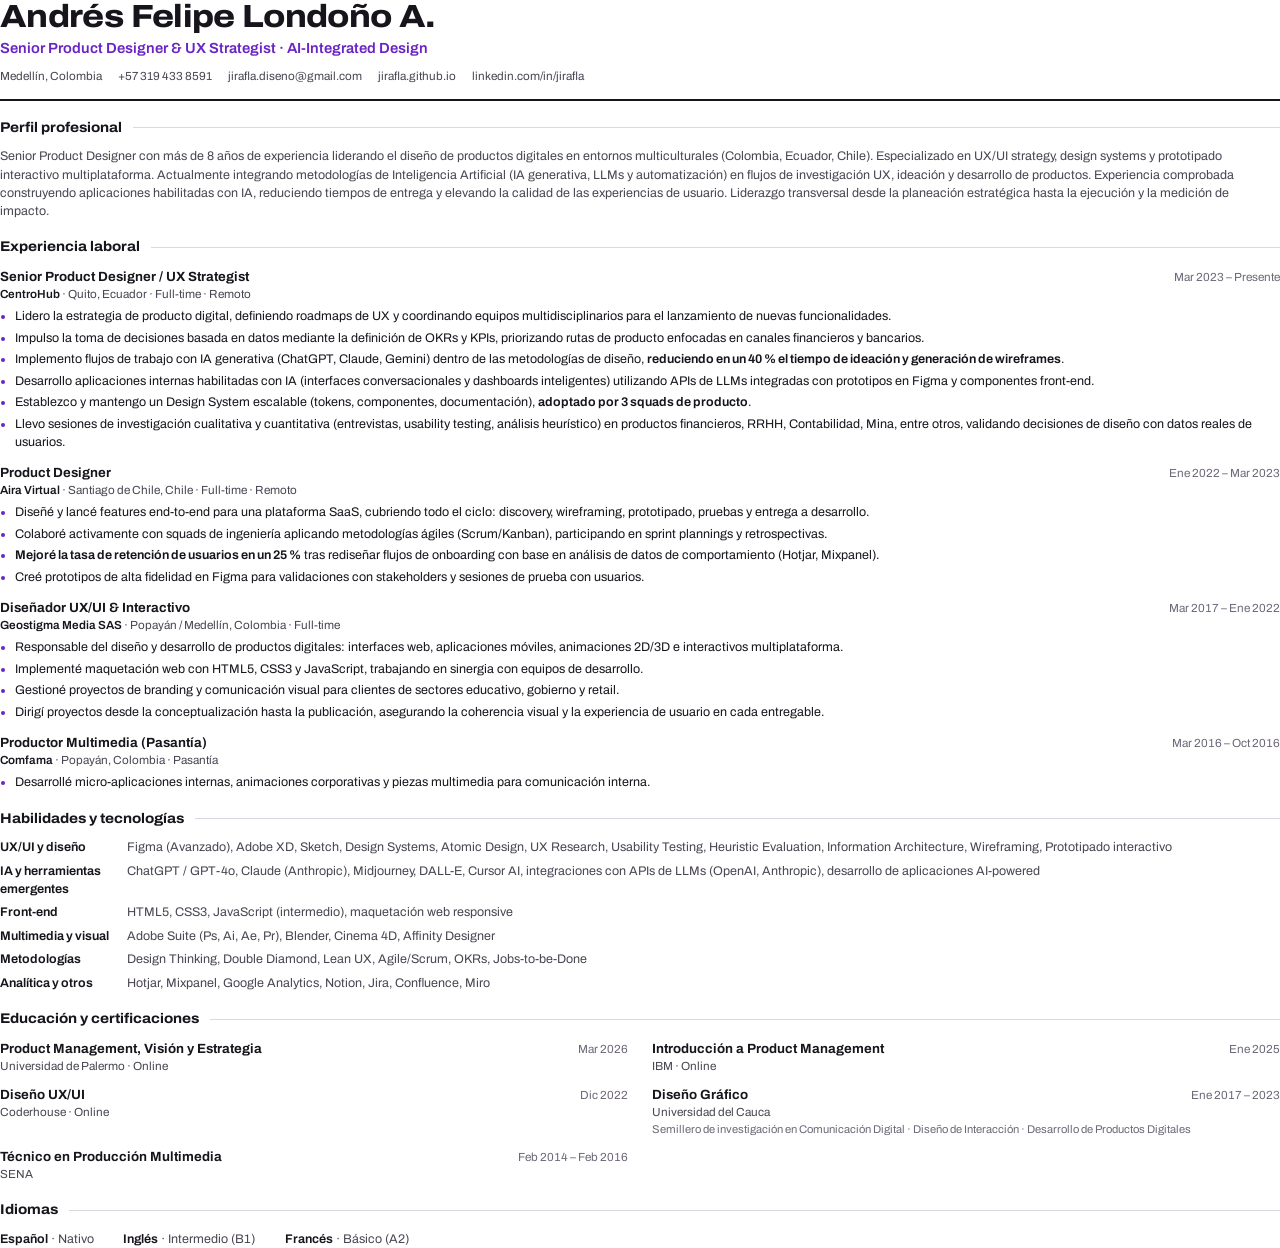
<file: scripts/cv.html>
<!DOCTYPE html>
<!-- Fuente del CV en PDF (A4). Se imprime con Chrome: ver PLAN-REDISENO.md. Texto real, una columna: lo leen bien los ATS. -->
<html lang="es">
<head>
<meta charset="utf-8">
<title>Andrés Felipe Londoño A. · CV</title>
<link rel="stylesheet" href="https://fonts.googleapis.com/css2?family=Archivo:wdth,wght@62..125,100..900&display=block">
<style>
  @page { size: A4; margin: 14mm 16mm 14mm; }
  * { box-sizing: border-box; margin: 0; padding: 0; }
  :root {
    --ink: #17141c;
    --ink-2: #4a4552;
    --ink-3: #6e6878;
    --rule: #dcd8e2;
    --brand: #6a24c4;
  }
  body {
    color: var(--ink);
    font-family: "Archivo", "Segoe UI", sans-serif;
    font-size: 9.4pt;
    line-height: 1.45;
    -webkit-print-color-adjust: exact;
    print-color-adjust: exact;
  }
  a { color: inherit; text-decoration: none; }

  header { display: grid; gap: 3pt; padding-bottom: 10pt; border-bottom: 1.5pt solid var(--ink); }
  h1 { font-size: 24pt; font-weight: 780; font-stretch: 112%; letter-spacing: -0.02em; line-height: 1.05; }
  .role { color: var(--brand); font-size: 11pt; font-weight: 620; }
  .contact { display: flex; flex-wrap: wrap; gap: 2pt 12pt; margin-top: 4pt; color: var(--ink-2); font-size: 8.8pt; }

  section { margin-top: 13pt; }
  h2 {
    display: flex; align-items: center; gap: 8pt;
    margin-bottom: 7pt;
    font-size: 10.5pt; font-weight: 720; font-stretch: 108%;
  }
  h2::after { content: ""; flex: 1; height: 0.75pt; background: var(--rule); }

  .summary { color: var(--ink-2); }

  .job { break-inside: avoid; margin-top: 9pt; }
  .job:first-of-type { margin-top: 0; }
  .job__head { display: flex; justify-content: space-between; align-items: baseline; gap: 12pt; }
  h3 { font-size: 10pt; font-weight: 680; }
  .date { flex: none; color: var(--ink-3); font-size: 8.8pt; font-variant-numeric: tabular-nums; }
  .where { margin-bottom: 3pt; color: var(--ink-2); font-size: 8.8pt; }
  .where b { color: var(--ink); font-weight: 600; }
  ul { display: grid; gap: 2.5pt; padding-left: 11pt; }
  li::marker { color: var(--brand); }
  strong { font-weight: 640; }

  .skills { display: grid; grid-template-columns: 30mm 1fr; gap: 4pt 10pt; }
  .skills dt { font-weight: 640; }
  .skills dd { color: var(--ink-2); }

  .edu { display: grid; grid-template-columns: 1fr 1fr; gap: 7pt 18pt; }
  .edu div { break-inside: avoid; }
  .edu p { color: var(--ink-2); font-size: 8.8pt; }
  .edu .note { color: var(--ink-3); font-size: 8.4pt; }

  .langs { display: flex; flex-wrap: wrap; gap: 4pt 22pt; }
  .langs span { color: var(--ink-2); }
  .langs b { color: var(--ink); font-weight: 640; }
</style>
</head>
<body>
  <header>
    <h1>Andrés Felipe Londoño A.</h1>
    <p class="role">Senior Product Designer &amp; UX Strategist · AI-Integrated Design</p>
    <p class="contact">
      <span>Medellín, Colombia</span>
      <a href="tel:+573194338591">+57 319 433 8591</a>
      <a href="mailto:jirafla.diseno@gmail.com">jirafla.diseno@gmail.com</a>
      <a href="https://jirafla.github.io">jirafla.github.io</a>
      <a href="https://www.linkedin.com/in/jirafla/">linkedin.com/in/jirafla</a>
    </p>
  </header>

  <section>
    <h2>Perfil profesional</h2>
    <p class="summary">Senior Product Designer con más de 8 años de experiencia liderando el diseño de productos digitales en entornos multiculturales (Colombia, Ecuador, Chile). Especializado en UX/UI strategy, design systems y prototipado interactivo multiplataforma. Actualmente integrando metodologías de Inteligencia Artificial (IA generativa, LLMs y automatización) en flujos de investigación UX, ideación y desarrollo de productos. Experiencia comprobada construyendo aplicaciones habilitadas con IA, reduciendo tiempos de entrega y elevando la calidad de las experiencias de usuario. Liderazgo transversal desde la planeación estratégica hasta la ejecución y la medición de impacto.</p>
  </section>

  <section>
    <h2>Experiencia laboral</h2>

    <div class="job">
      <div class="job__head"><h3>Senior Product Designer / UX Strategist</h3><span class="date">Mar 2023 – Presente</span></div>
      <p class="where"><b>CentroHub</b> · Quito, Ecuador · Full-time · Remoto</p>
      <ul>
        <li>Lidero la estrategia de producto digital, definiendo roadmaps de UX y coordinando equipos multidisciplinarios para el lanzamiento de nuevas funcionalidades.</li>
        <li>Impulso la toma de decisiones basada en datos mediante la definición de OKRs y KPIs, priorizando rutas de producto enfocadas en canales financieros y bancarios.</li>
        <li>Implemento flujos de trabajo con IA generativa (ChatGPT, Claude, Gemini) dentro de las metodologías de diseño, <strong>reduciendo en un 40 % el tiempo de ideación y generación de wireframes</strong>.</li>
        <li>Desarrollo aplicaciones internas habilitadas con IA (interfaces conversacionales y dashboards inteligentes) utilizando APIs de LLMs integradas con prototipos en Figma y componentes front-end.</li>
        <li>Establezco y mantengo un Design System escalable (tokens, componentes, documentación), <strong>adoptado por 3 squads de producto</strong>.</li>
        <li>Llevo sesiones de investigación cualitativa y cuantitativa (entrevistas, usability testing, análisis heurístico) en productos financieros, RRHH, Contabilidad, Mina, entre otros, validando decisiones de diseño con datos reales de usuarios.</li>
      </ul>
    </div>

    <div class="job">
      <div class="job__head"><h3>Product Designer</h3><span class="date">Ene 2022 – Mar 2023</span></div>
      <p class="where"><b>Aira Virtual</b> · Santiago de Chile, Chile · Full-time · Remoto</p>
      <ul>
        <li>Diseñé y lancé features end-to-end para una plataforma SaaS, cubriendo todo el ciclo: discovery, wireframing, prototipado, pruebas y entrega a desarrollo.</li>
        <li>Colaboré activamente con squads de ingeniería aplicando metodologías ágiles (Scrum/Kanban), participando en sprint plannings y retrospectivas.</li>
        <li><strong>Mejoré la tasa de retención de usuarios en un 25 %</strong> tras rediseñar flujos de onboarding con base en análisis de datos de comportamiento (Hotjar, Mixpanel).</li>
        <li>Creé prototipos de alta fidelidad en Figma para validaciones con stakeholders y sesiones de prueba con usuarios.</li>
      </ul>
    </div>

    <div class="job">
      <div class="job__head"><h3>Diseñador UX/UI &amp; Interactivo</h3><span class="date">Mar 2017 – Ene 2022</span></div>
      <p class="where"><b>Geostigma Media SAS</b> · Popayán / Medellín, Colombia · Full-time</p>
      <ul>
        <li>Responsable del diseño y desarrollo de productos digitales: interfaces web, aplicaciones móviles, animaciones 2D/3D e interactivos multiplataforma.</li>
        <li>Implementé maquetación web con HTML5, CSS3 y JavaScript, trabajando en sinergia con equipos de desarrollo.</li>
        <li>Gestioné proyectos de branding y comunicación visual para clientes de sectores educativo, gobierno y retail.</li>
        <li>Dirigí proyectos desde la conceptualización hasta la publicación, asegurando la coherencia visual y la experiencia de usuario en cada entregable.</li>
      </ul>
    </div>

    <div class="job">
      <div class="job__head"><h3>Productor Multimedia (Pasantía)</h3><span class="date">Mar 2016 – Oct 2016</span></div>
      <p class="where"><b>Comfama</b> · Popayán, Colombia · Pasantía</p>
      <ul>
        <li>Desarrollé micro-aplicaciones internas, animaciones corporativas y piezas multimedia para comunicación interna.</li>
      </ul>
    </div>
  </section>

  <section>
    <h2>Habilidades y tecnologías</h2>
    <dl class="skills">
      <dt>UX/UI y diseño</dt>
      <dd>Figma (Avanzado), Adobe XD, Sketch, Design Systems, Atomic Design, UX Research, Usability Testing, Heuristic Evaluation, Information Architecture, Wireframing, Prototipado interactivo</dd>
      <dt>IA y herramientas emergentes</dt>
      <dd>ChatGPT / GPT-4o, Claude (Anthropic), Midjourney, DALL-E, Cursor AI, integraciones con APIs de LLMs (OpenAI, Anthropic), desarrollo de aplicaciones AI-powered</dd>
      <dt>Front-end</dt>
      <dd>HTML5, CSS3, JavaScript (intermedio), maquetación web responsive</dd>
      <dt>Multimedia y visual</dt>
      <dd>Adobe Suite (Ps, Ai, Ae, Pr), Blender, Cinema 4D, Affinity Designer</dd>
      <dt>Metodologías</dt>
      <dd>Design Thinking, Double Diamond, Lean UX, Agile/Scrum, OKRs, Jobs-to-be-Done</dd>
      <dt>Analítica y otros</dt>
      <dd>Hotjar, Mixpanel, Google Analytics, Notion, Jira, Confluence, Miro</dd>
    </dl>
  </section>

  <section>
    <h2>Educación y certificaciones</h2>
    <div class="edu">
      <div>
        <div class="job__head"><h3>Product Management, Visión y Estrategia</h3><span class="date">Mar 2026</span></div>
        <p>Universidad de Palermo · Online</p>
      </div>
      <div>
        <div class="job__head"><h3>Introducción a Product Management</h3><span class="date">Ene 2025</span></div>
        <p>IBM · Online</p>
      </div>
      <div>
        <div class="job__head"><h3>Diseño UX/UI</h3><span class="date">Dic 2022</span></div>
        <p>Coderhouse · Online</p>
      </div>
      <div>
        <div class="job__head"><h3>Diseño Gráfico</h3><span class="date">Ene 2017 – 2023</span></div>
        <p>Universidad del Cauca</p>
        <p class="note">Semillero de investigación en Comunicación Digital · Diseño de Interacción · Desarrollo de Productos Digitales</p>
      </div>
      <div>
        <div class="job__head"><h3>Técnico en Producción Multimedia</h3><span class="date">Feb 2014 – Feb 2016</span></div>
        <p>SENA</p>
      </div>
    </div>
  </section>

  <section>
    <h2>Idiomas</h2>
    <p class="langs"><span><b>Español</b> · Nativo</span><span><b>Inglés</b> · Intermedio (B1)</span><span><b>Francés</b> · Básico (A2)</span></p>
  </section>
</body>
</html>
</file>
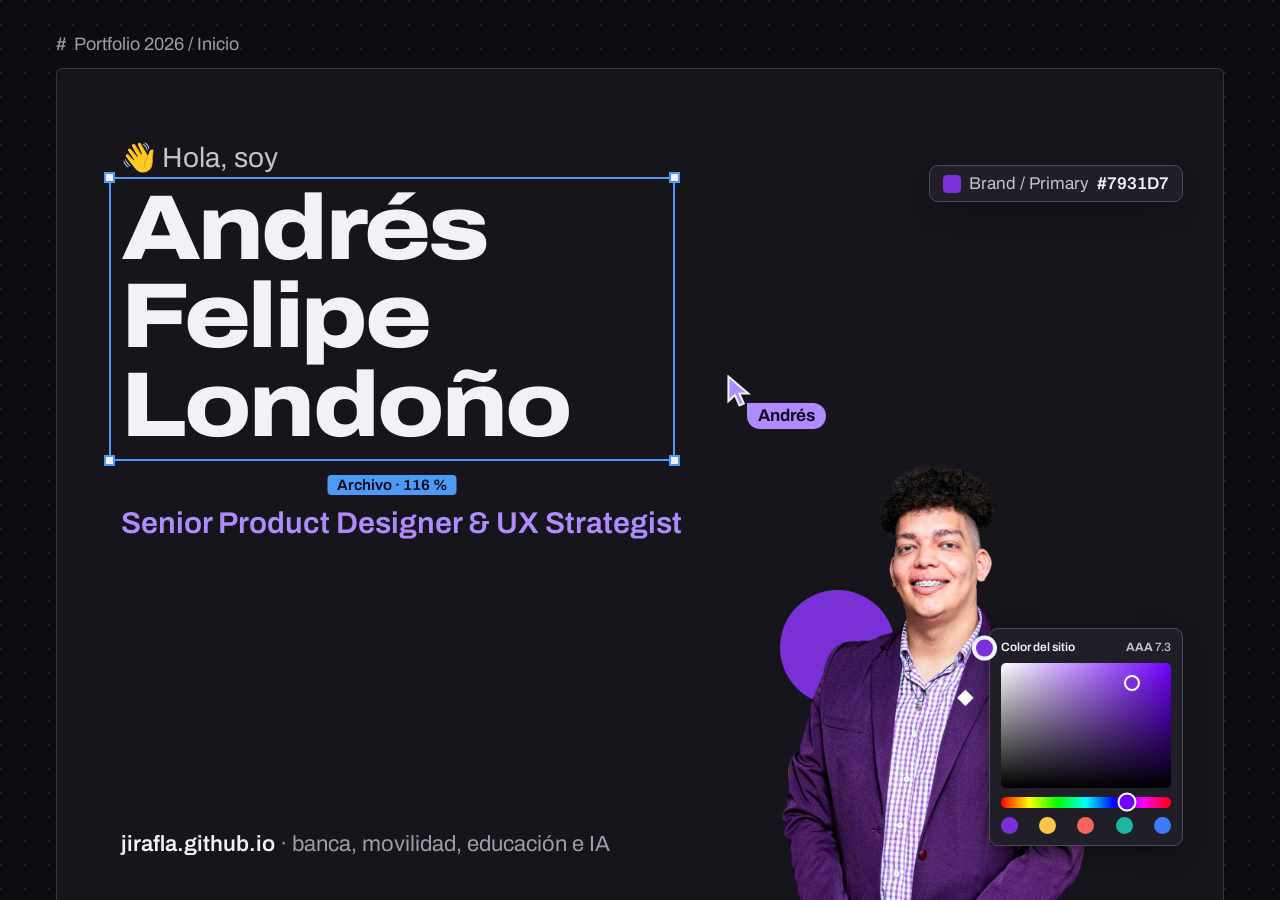
<file: scripts/og-image.html>
<!DOCTYPE html>
<!-- Composición de la imagen para redes (1200 × 630). Se captura con Chrome; ver PLAN-REDISENO.md (F7). -->
<html lang="es">
<head>
<meta charset="utf-8">
<link rel="stylesheet" href="https://fonts.googleapis.com/css2?family=Archivo:wdth,wght@62..125,100..900&display=block">
<link rel="stylesheet" href="../assets/css/tokens.css">
<style>
  * { box-sizing: border-box; margin: 0; }
  body {
    width: 1200px;
    height: 630px;
    overflow: hidden;
    background-color: var(--canvas);
    background-image: radial-gradient(circle at 1px 1px, var(--canvas-dot) 1px, transparent 1.5px);
    background-size: 24px 24px;
    color: var(--ink);
    font-family: var(--font);
  }
  .label { position: absolute; left: 56px; top: 34px; display: flex; gap: 8px; color: var(--ink-3); font-size: 18px; }
  .frame {
    position: absolute; inset: 68px 56px 0;
    border: 1px solid var(--border); border-bottom: 0; border-radius: 6px 6px 0 0;
    background: var(--frame); overflow: hidden;
  }
  .text { position: absolute; left: 64px; top: 72px; width: 640px; }
  .hello { color: var(--ink-2); font-size: 28px; }
  h1 { margin-top: 10px; font-size: 92px; font-weight: 820; font-stretch: 116%; letter-spacing: -0.03em; line-height: 0.96; }
  h1 span { display: block; }
  .role { margin-top: 58px; color: var(--brand); font-size: 30px; font-weight: 620; }
  .sel { position: absolute; left: 52px; top: 108px; width: 566px; height: 284px; border: 2px solid var(--select); }
  .sel i { position: absolute; width: 11px; height: 11px; border: 2px solid var(--select); background: var(--ink); }
  .tl { top: -7px; left: -7px; } .tr { top: -7px; right: -7px; } .bl { bottom: -7px; left: -7px; } .br { bottom: -7px; right: -7px; }
  .size { position: absolute; left: 50%; bottom: -36px; translate: -50% 0; padding: 2px 9px; border-radius: 4px; background: var(--select); color: var(--on-brand); font-size: 15px; font-weight: 650; }
  .cursor { position: absolute; left: 670px; top: 306px; z-index: 2; }
  .cursor svg { width: 26px; height: 32px; fill: var(--brand); stroke: var(--ink); stroke-width: 1.4; }
  .cursor b { position: absolute; left: 20px; top: 28px; padding: 3px 11px 4px; border-radius: 5px 999px 999px 999px; background: var(--brand); color: var(--on-brand); font-size: 17px; white-space: nowrap; }
  .portrait { position: absolute; right: 40px; bottom: 0; width: 420px; }
  .portrait img { display: block; width: 100%; position: relative; }
  .circle { position: absolute; left: 3.99%; top: 41.65%; width: 27.47%; aspect-ratio: 1; border-radius: 50%; background: var(--pick); }
  .chip {
    position: absolute; display: flex; align-items: center; gap: 8px; padding: 8px 13px;
    border: 1px solid var(--border-strong); border-radius: 9px; background: var(--frame-raised);
    box-shadow: 0 14px 30px -14px oklch(0 0 0 / 0.8); color: var(--ink-2); font-size: 17px; white-space: nowrap;
  }
  .chip b { color: var(--ink); font-weight: 600; }
  .chip i { width: 18px; height: 18px; border-radius: 4px; background: var(--pick); }
  /* El selector de color, como en el sitio: tapa el recorte que dejó en la foto */
  .picker {
    position: absolute; top: 48.85%; right: 0; bottom: 10.2%; left: 53.75%;
    display: grid; grid-template-rows: auto 1fr auto auto; gap: 9px; padding: 11px;
    border: 1px solid var(--border-strong); border-radius: 9px; background: var(--frame-raised);
    box-shadow: 0 10px 26px -10px oklch(0 0 0 / 0.7); font-size: 12px; color: var(--ink);
  }
  .picker p { display: flex; justify-content: space-between; font-weight: 600; }
  .picker p span { color: var(--ink-2); font-weight: 500; }
  .sv { border-radius: 5px; background: linear-gradient(to top, #000, transparent), linear-gradient(to right, #fff, hsl(266 100% 50%)); position: relative; }
  .sv::after { content: ""; position: absolute; left: 77%; top: 16%; width: 12px; height: 12px; translate: -50% -50%; border: 2px solid #fff; border-radius: 50%; background: var(--pick); }
  .hue { height: 11px; border-radius: 99px; background: linear-gradient(to right, #f00, #ff0, #0f0, #0ff, #00f, #f0f, #f00); position: relative; }
  .hue::after { content: ""; position: absolute; left: 74%; top: 50%; width: 15px; height: 15px; translate: -50% -50%; border: 2px solid #fff; border-radius: 50%; background: hsl(266 100% 50%); }
  .sw { display: flex; justify-content: space-between; }
  .sw i { width: 17px; height: 17px; border-radius: 50%; }
  .dot { position: absolute; top: 52.62%; left: 49.82%; width: 5.9%; aspect-ratio: 1; translate: 0 -50%; border: 4px solid var(--ink); border-radius: 50%; background: var(--pick); z-index: 1; }
  .url { position: absolute; left: 64px; bottom: 44px; color: var(--ink-3); font-size: 22px; }
  .url b { color: var(--ink); font-weight: 600; }
</style>
</head>
<body>
  <p class="label"># <span>Portfolio 2026 / Inicio</span></p>
  <div class="frame">
    <div class="text">
      <p class="hello">👋 Hola, soy</p>
      <h1><span>Andrés</span><span>Felipe</span><span>Londoño</span></h1>
      <p class="role">Senior Product Designer &amp; UX Strategist</p>
    </div>
    <div class="sel"><i class="tl"></i><i class="tr"></i><i class="bl"></i><i class="br"></i><span class="size">Archivo · 116 %</span></div>
    <div class="cursor">
      <svg viewBox="0 0 18 22"><path d="M1 1v17l4.5-4.2L8.6 21l3-1.3-3.1-7h6.2Z"/></svg>
      <b>Andrés</b>
    </div>
    <div class="portrait">
      <span class="circle"></span>
      <img src="../assets/img/retrato-capa-1100.webp" alt="">
      <div class="picker">
        <p>Color del sitio <span><b>AAA</b> 7.3</span></p>
        <div class="sv"></div>
        <div class="hue"></div>
        <div class="sw"><i style="background:#7931D7"></i><i style="background:#FFC448"></i><i style="background:#F2675A"></i><i style="background:#1FB5A3"></i><i style="background:#3D7BFA"></i></div>
      </div>
      <span class="dot"></span>
    </div>
    <div class="chip" style="right: 40px; top: 96px"><i></i>Brand / Primary <b>#7931D7</b></div>
    <p class="url"><b>jirafla.github.io</b> · banca, movilidad, educación e IA</p>
  </div>
</body>
</html>
</file>
<file: assets/css/tokens.css>
/* Tokens de Jirafla.fig: lienzo oscuro teñido hacia el violeta de marca (#3F058A). */
:root {
  color-scheme: dark;

  /* Lienzo y superficies */
  --canvas: oklch(0.16 0.012 290);
  --canvas-dot: oklch(0.27 0.016 290);
  --frame: oklch(0.2 0.014 290);
  --frame-raised: oklch(0.245 0.016 290);
  --frame-sunken: oklch(0.175 0.013 290);
  --border: oklch(0.33 0.018 290);
  --border-strong: oklch(0.42 0.02 290);

  /* Texto */
  --ink: oklch(0.96 0.008 290);
  --ink-2: oklch(0.82 0.012 290);
  --ink-3: oklch(0.7 0.014 290);

  /* Marca. El selector del hero cambia luminosidad, croma y tono; la luminosidad nunca baja
     de 0.72, así el texto sobre el acento conserva al menos el contraste original (AAA). */
  --brand-l: 0.72;
  --brand-h: 296;
  --brand-c: 0.17;
  --brand: oklch(var(--brand-l) var(--brand-c) var(--brand-h));
  --brand-hover: oklch(calc(var(--brand-l) + 0.06) calc(var(--brand-c) * 0.88) var(--brand-h));
  --brand-deep: #3f058a;
  --on-brand: oklch(0.17 0.04 var(--brand-h));
  --pick: #7931d7; /* el color elegido tal cual: círculo del retrato y muestra */
  --amber: oklch(0.85 0.15 82);
  --select: oklch(0.68 0.16 255);
  --select-wash: oklch(0.68 0.16 255 / 0.26);
  --component: oklch(0.7 0.19 300); /* morado de componentes e instancias, fijo como en Figma */

  /* Colaboradores */
  --cursor-andres: var(--brand);
  --cursor-pm: oklch(0.72 0.17 30);
  --cursor-dev: oklch(0.8 0.13 170);
  --cursor-ia: var(--amber);
  --cursor-you: var(--select);

  /* Tipografía: Archivo, con ejes de ancho (62–125) y peso */
  --font: "Archivo", system-ui, -apple-system, "Segoe UI", sans-serif;
  --step--1: 0.8125rem;
  --step-0: clamp(1rem, 0.96rem + 0.2vw, 1.125rem);
  --step-1: clamp(1.25rem, 1.15rem + 0.5vw, 1.5rem);
  --step-2: clamp(1.5625rem, 1.35rem + 1vw, 2.125rem);
  --step-3: clamp(1.95rem, 1.5rem + 2.2vw, 3.25rem);
  --step-4: clamp(2.75rem, 1.6rem + 6vw, 6rem);

  /* Espacio (base 4 px) */
  --space-1: 0.25rem;
  --space-2: 0.5rem;
  --space-3: 0.75rem;
  --space-4: 1rem;
  --space-5: 1.5rem;
  --space-6: 2rem;
  --space-7: 3rem;
  --space-8: 4.5rem;
  --frame-pad: clamp(1.25rem, 0.6rem + 4vw, 4.5rem);
  --frame-gap: clamp(4rem, 2rem + 9vw, 9rem);
  --gutter: clamp(1rem, 0.5rem + 2.5vw, 2.5rem);

  --radius-1: 4px;
  --radius-2: 8px;
  --radius-3: 12px;
  --radius-4: 16px;

  /* Movimiento */
  --ease-out: cubic-bezier(0.16, 1, 0.3, 1);
  --dur-fast: 140ms;
  --dur-base: 240ms;
  --dur-slow: 420ms;

  /* Capas */
  --z-canvas: 0;
  --z-cursors: 10;
  --z-chrome: 20;
  --z-sheet: 30;
  --z-toast: 40;

  --topbar-h: 52px;
  --toolbar-h: 60px;
}
</file>
